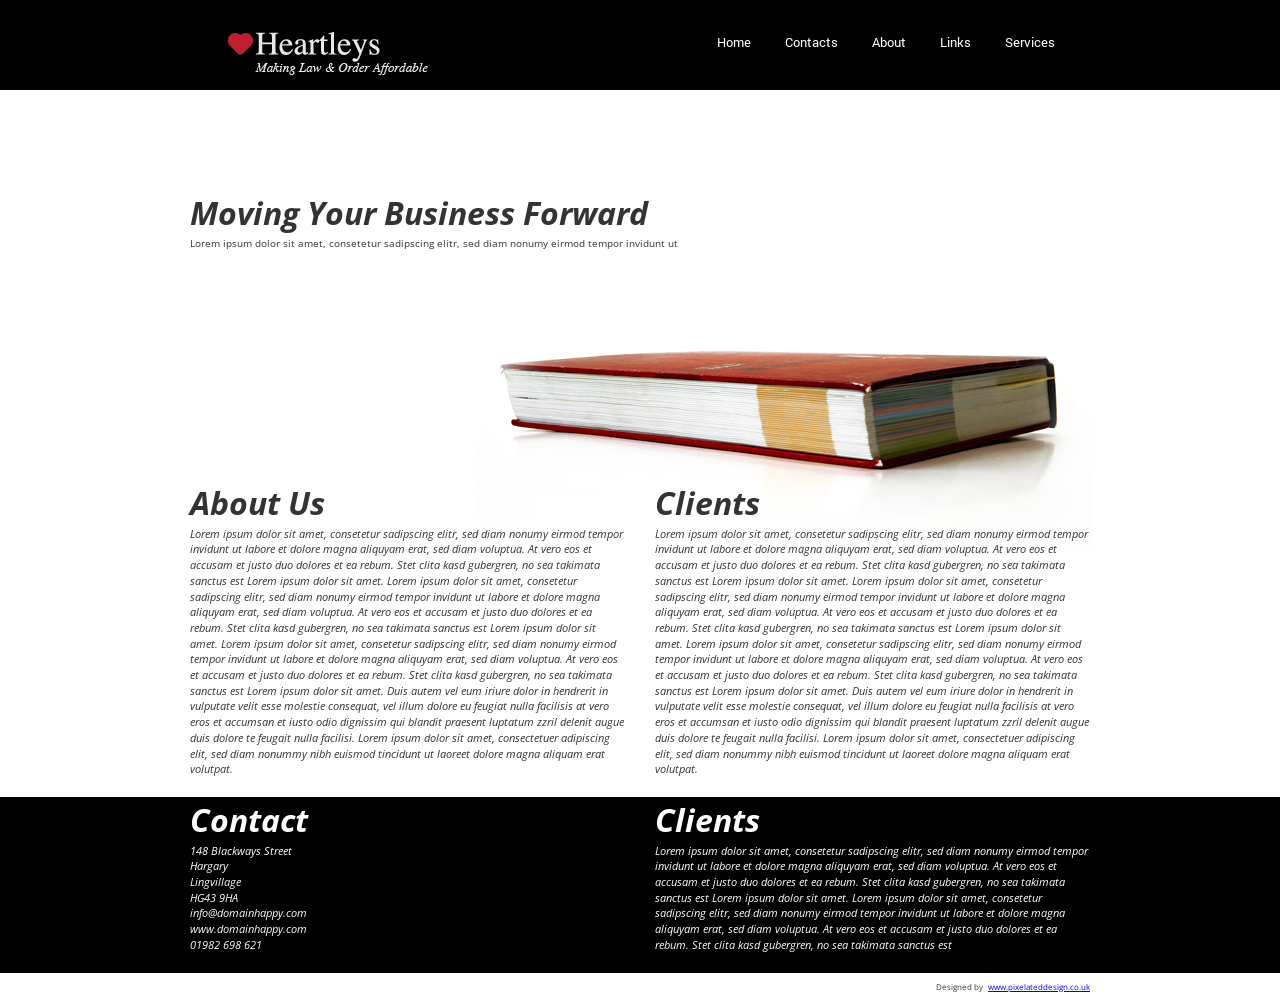
<file: bstest/index.html>
<!DOCTYPE html>
<!--[if lt IE 7]><html lang="ru" class="lt-ie9 lt-ie8 lt-ie7"><![endif]-->
<!--[if IE 7]><html lang="ru" class="lt-ie9 lt-ie8"><![endif]-->
<!--[if IE 8]><html lang="ru" class="lt-ie9"><![endif]-->
<!--[if gt IE 8]><!-->
<html lang="ru">
<!--<![endif]-->
<head>
	<meta charset="utf-8" />
	<title>Заголовок</title>
	<meta name="description" content="" />
	<meta http-equiv="X-UA-Compatible" content="IE=edge" />
	<meta name="viewport" content="width=device-width, initial-scale=1.0" />
	<link href="https://fonts.googleapis.com/css?family=Open+Sans:300i,400,600i&amp;subset=cyrillic" rel="stylesheet">
	<link rel="shortcut icon" href="favicon.png" />
	<link rel="stylesheet" href="libs/bootstrap/bootstrap-grid-3.3.1.min.css" />
	<link rel="stylesheet" href="libs/font-awesome-4.2.0/css/font-awesome.min.css" />
	<link rel="stylesheet" href="libs/fancybox/jquery.fancybox.css" />
	<link rel="stylesheet" href="css/fonts.css" />
	<link rel="stylesheet" href="css/main.css" />
	<link rel="stylesheet" href="css/media.css" />
</head>
<body>
		<header class="main-header">
			<div class="container">
				<div class="row ">
					<div class="col-md-4">
						<div class="logo">
							<a href="#"><img src="img/logo.gif" alt="logo"></a>
						</div>
					</div>
					<div class="col-md-8">
						<nav class="main_nav">
							<button class="button hidden-sm hidden-md hidden-lg"><i class="fa fa-bars" aria-hidden="true"></i></button>
							<ul>
								<li><a href="#">Home</a></li>
								<li><a href="#">Contacts</a></li>
								<li><a href="#">About</a></li>
								<li><a href="#">Links</a></li>
								<li><a href="#">Services</a></li>
							</ul>
						</nav>
					</div>
				</div>
			</div>
		</header>
		<main>
		
			<div class="container">
				<div class="row">
					<div class="col-md-12">
						<div class="main_title">
							<h1>Moving Your Business Forward</h1>
							<p>Lorem ipsum dolor sit amet, consetetur sadipscing elitr, sed diam nonumy eirmod tempor invidunt ut</p>
							<img src="img/book.png" alt="book">
						</div>
					</div>
					<div class="col-md-6">
						<div class="main_content">
							<h2>About Us</h2>
							<p>Lorem ipsum dolor sit amet, consetetur sadipscing elitr, sed diam nonumy eirmod tempor invidunt ut labore et dolore magna aliquyam erat, sed diam voluptua. At vero eos et accusam et justo duo dolores et ea rebum. Stet clita kasd gubergren, no sea takimata sanctus est Lorem ipsum dolor sit amet. Lorem ipsum dolor sit amet, consetetur sadipscing elitr, sed diam nonumy eirmod tempor invidunt ut labore et dolore magna aliquyam erat, sed diam voluptua. At vero eos et accusam et justo duo dolores et ea rebum. Stet clita kasd gubergren, no sea takimata sanctus est Lorem ipsum dolor sit amet. Lorem ipsum dolor sit amet, consetetur sadipscing elitr, sed diam nonumy eirmod tempor invidunt ut labore et dolore magna aliquyam erat, sed diam voluptua. At vero eos et accusam et justo duo dolores et ea rebum. Stet clita kasd gubergren, no sea takimata sanctus est Lorem ipsum dolor sit amet. Duis autem vel eum iriure dolor in hendrerit in vulputate velit esse molestie consequat, vel illum dolore eu feugiat nulla facilisis at vero eros et accumsan et iusto odio dignissim qui blandit praesent luptatum zzril delenit augue duis dolore te feugait nulla facilisi. Lorem ipsum dolor sit amet, consectetuer adipiscing elit, sed diam nonummy nibh euismod tincidunt ut laoreet dolore magna aliquam erat volutpat.</p>
						</div>
					</div>
					<div class="col-md-6">
						<div class="main_content">
							<h2>Clients</h2>
							<p>Lorem ipsum dolor sit amet, consetetur sadipscing elitr, sed diam nonumy eirmod tempor invidunt ut labore et dolore magna aliquyam erat, sed diam voluptua. At vero eos et accusam et justo duo dolores et ea rebum. Stet clita kasd gubergren, no sea takimata sanctus est Lorem ipsum dolor sit amet. Lorem ipsum dolor sit amet, consetetur sadipscing elitr, sed diam nonumy eirmod tempor invidunt ut labore et dolore magna aliquyam erat, sed diam voluptua. At vero eos et accusam et justo duo dolores et ea rebum. Stet clita kasd gubergren, no sea takimata sanctus est Lorem ipsum dolor sit amet. Lorem ipsum dolor sit amet, consetetur sadipscing elitr, sed diam nonumy eirmod tempor invidunt ut labore et dolore magna aliquyam erat, sed diam voluptua. At vero eos et accusam et justo duo dolores et ea rebum. Stet clita kasd gubergren, no sea takimata sanctus est Lorem ipsum dolor sit amet. Duis autem vel eum iriure dolor in hendrerit in vulputate velit esse molestie consequat, vel illum dolore eu feugiat nulla facilisis at vero eros et accumsan et iusto odio dignissim qui blandit praesent luptatum zzril delenit augue duis dolore te feugait nulla facilisi. Lorem ipsum dolor sit amet, consectetuer adipiscing elit, sed diam nonummy nibh euismod tincidunt ut laoreet dolore magna aliquam erat volutpat.</p>
						</div>
					</div>
				</div>
			</div>
			<div class="contacts_block">
				<div class="container">
					<div class="row">
						<div class="col-md-6 center">
							<h2>Contact</h2>
							<p>
								148 Blackways Street <br>
					            Hargary<br>
					            Lingvillage<br>
					            HG43 9HA <br>
					            info@domainhappy.com<br>
					            www.domainhappy.com<br>
					            01982 698 621	
							</p>
						</div>
						<div class="col-md-6">
							<h2>Clients</h2>
							<p>Lorem ipsum dolor sit amet, consetetur sadipscing elitr, sed diam nonumy eirmod tempor invidunt ut labore et dolore magna aliquyam erat, sed diam voluptua. At vero eos et accusam et justo duo dolores et ea rebum. Stet clita kasd gubergren, no sea takimata sanctus est Lorem ipsum dolor sit amet. Lorem ipsum dolor sit amet, consetetur sadipscing elitr, sed diam nonumy eirmod tempor invidunt ut labore et dolore magna aliquyam erat, sed diam voluptua. At vero eos et accusam et justo duo dolores et ea rebum. Stet clita kasd gubergren, no sea takimata sanctus est</p>
						</div>
					</div>
				</div>
			</div>

			<footer>
				<div class="container">
					<div class="row">
						<div class="col-md-12">
							<div class="copyright">
								<span>Designed by</span><a href="#">www.pixelateddesign.co.uk</a>
							</div>
						</div>
					</div>
				</div>
			</footer>
		</main>

	<!--[if lt IE 9]>
	<script src="libs/html5shiv/es5-shim.min.js"></script>
	<script src="libs/html5shiv/html5shiv.min.js"></script>
	<script src="libs/html5shiv/html5shiv-printshiv.min.js"></script>
	<script src="libs/respond/respond.min.js"></script>
	<![endif]-->
	<script>document.write('<script src="http://' + (location.host || 'localhost').split(':')[0] + ':35729/livereload.js?snipver=1"></' + 'script>')</script>
	<script src="libs/jquery/jquery-1.11.1.min.js"></script>
	<script src="libs/fancybox/jquery.fancybox.pack.js"></script>
	<script src="js/common.js"></script>
	<!-- Yandex.Metrika counter --><!-- /Yandex.Metrika counter -->
	<!-- Google Analytics counter --><!-- /Google Analytics counter -->
</body>
</html>
</file>
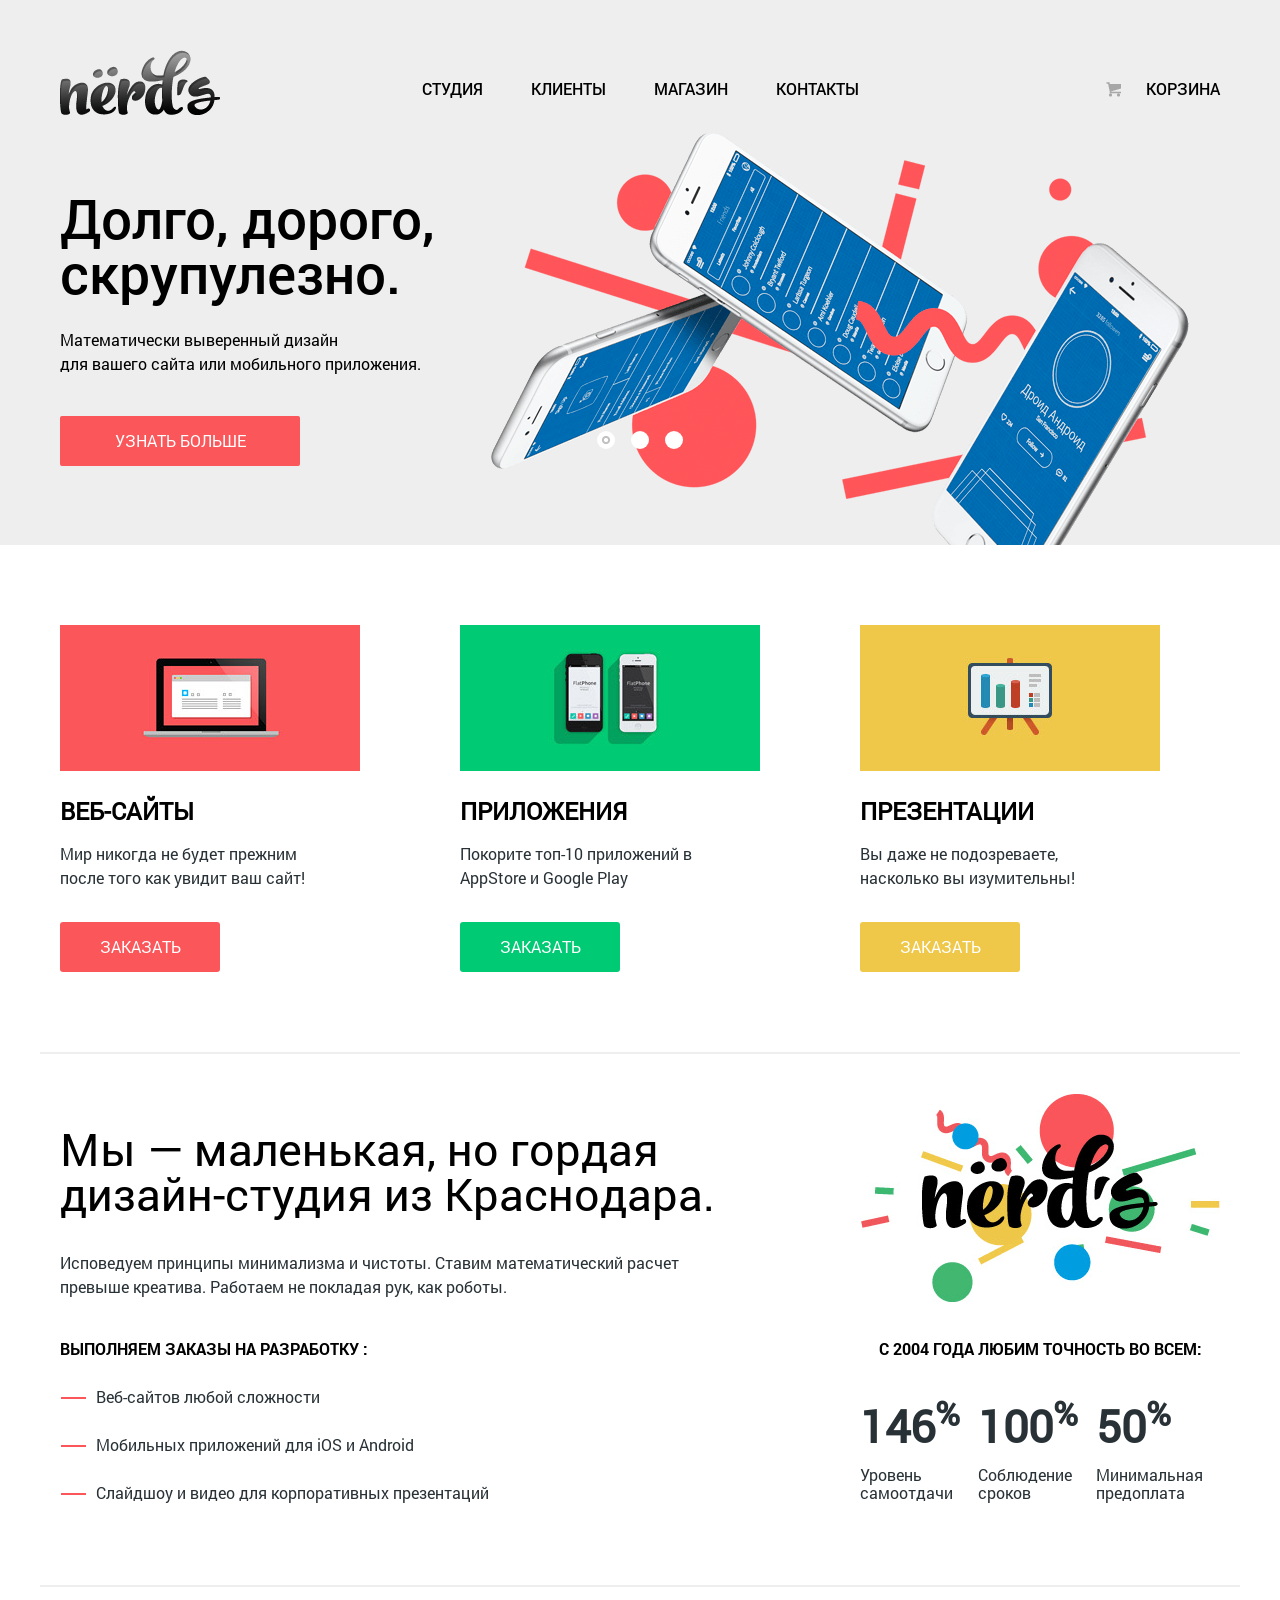
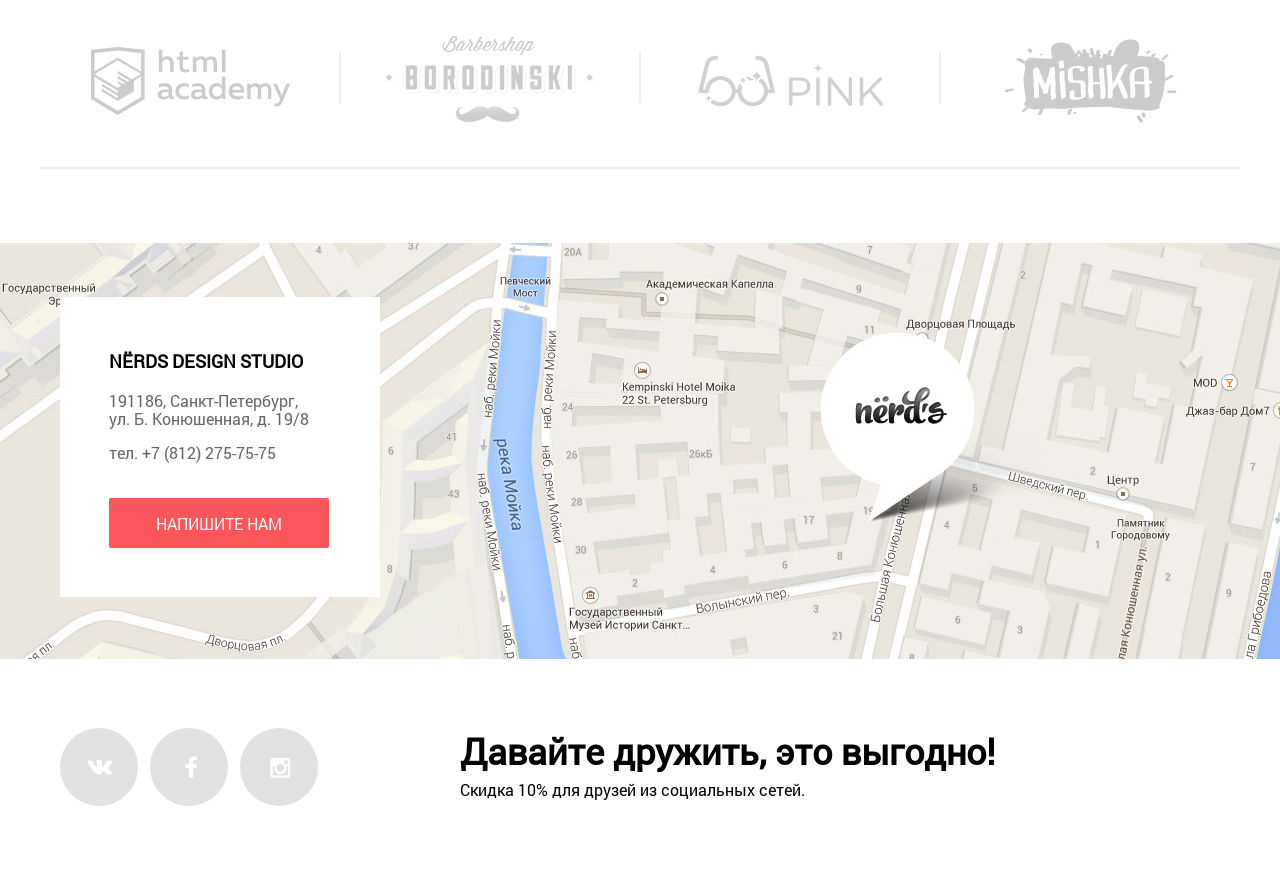
<file: nerd/index.html>
<!DOCTYPE html>
<!--[if lt IE 7]><html lang="ru" class="lt-ie9 lt-ie8 lt-ie7"><![endif]-->
<!--[if IE 7]><html lang="ru" class="lt-ie9 lt-ie8"><![endif]-->
<!--[if IE 8]><html lang="ru" class="lt-ie9"><![endif]-->
<!--[if gt IE 8]><!-->
<html lang="ru">
<!--<![endif]-->
<head>
	<meta charset="utf-8">
	<title>Заголовок</title>
	<meta name="description" content="">
	<meta http-equiv="X-UA-Compatible" content="IE=edge">
	<meta name="viewport" content="width=device-width, initial-scale=1.0">

	<link rel="stylesheet" href="libs/bootstrap/bootstrap-grid-3.3.1.min.css">
	<link rel="stylesheet" href="libs/font-awesome-4.2.0/css/font-awesome.min.css">
	<link rel="stylesheet" href="css/fonts.css">
	<link rel="stylesheet" href="css/main.css">
	<link rel="stylesheet" href="css/media.css">
</head>
<body>
	<!--[if lt IE 9]>
	<script src="libs/html5shiv/es5-shim.min.js"></script>
	<script src="libs/html5shiv/html5shiv.min.js"></script>
	<script src="libs/html5shiv/html5shiv-printshiv.min.js"></script>
	<script src="libs/respond/respond.min.js"></script>
	<![endif]-->

	<header>
		<div class="container">
			<div class="row">
				<div class="col-xs-12 col-sm-6 col-md-2">
					<a href="#" class="logo"><img src="img/logo.png" alt="logo" width="160" height="65"></a>
				</div>
				<div class="col-xs-6 col-sm-10 col-md-8 ">
					<nav class="main_nav">
						<button class="hidden-lg hidden-md hidden-sm"><i class="fa fa-bars" aria-hidden="true"></i></button>
						<ul>
							<li><a href="#">Студия</a></li>
							<li><a href="#">Клиенты</a></li>
							<li><a href="#">Магазин</a></li>
							<li><a href="#">Контакты</a></li>
						</ul>
					</nav>
				</div>
				<div class="col-xs-6 col-sm-2">
					<a href="#" class="basket">Корзина</a>
				</div>
			</div>
			<div class="row">
				<div class="col-md-12">
					
				<div class="slider">
					<div class="toggle">
						<i class="check"></i>
						<i></i>
						<i></i>
					</div>

					<div class="slider_content">
						<div class="title">
							Долго, дорого, <br>
							скрупулезно.
						</div>
						<p>
							Математически выверенный дизайн <br>
							для вашего сайта или мобильного приложения.
						</p>
						<a href="#" class="btn">
							УЗНАТЬ БОЛЬШЕ
						</a>
					</div>
				</div>

				<div class="slider">
					<div class="toggle">
						<i class="check"></i>
						<i></i>
						<i></i>
					</div>

					<div class="slider_content">
						<div class="title">
							Любим математику<br>
							как никто другой
						</div>
						<p>
							Никакого креатива, только математические формулы <br>
							для расчета идеальных пропорций.
						</p>
						<a href="#" class="btn">
							УЗНАТЬ БОЛЬШЕ
						</a>
					</div>
				</div>

				<div class="slider">
					<div class="toggle">
						<i class="check"></i>
						<i></i>
						<i></i>
					</div>

					<div class="slider_content">
						<div class="title">
							Только ночь,<br>
							только хардкор
						</div>
						<p>
							Работать днем, как все? Мы против этого.<br>
							Ближе к полуночи работа только начинается.
						</p>
						<a href="#" class="btn">
							УЗНАТЬ БОЛЬШЕ
						</a>
					</div>
				</div>

				</div>
			</div>
		</div>
	</header> 
	<main>
		<div class="container">
			<div class="row line">
				<div class="col-xs-12 col-sm-6 col-md-4">
					<section class="cards">
						<div class="card_img">
							<img src="img/card1.jpg">
						</div>
						<h1>Веб-сайты</h1>
						<p>
							Мир никогда не будет прежним <br>
							после того как увидит ваш сайт!
						</p>
						<a href="#" class="c_btn red">заказать</a>
					</section>
				</div>

				<div class="col-xs-12 col-sm-6 col-md-4">
					<section class="cards">
						<div class="card_img">
							<img src="img/card2.jpg">
						</div>
						<h1>Приложения</h1>
						<p>
							Покорите топ-10 приложений в<br>
							 AppStore и Google Play
						</p>
						<a href="#" class="c_btn green">заказать</a>
					</section>
				</div>

				<div class="col-xs-12 col-sm-6 col-md-4">
					<section class="cards">
						<div class="card_img">
							<img src="img/card3.jpg">
						</div>
						<h1>Презентации</h1>
						<p>
							Вы даже не подозреваете,<br> 
							насколько вы изумительны!
						</p>
						<a href="#" class="c_btn yellow">заказать</a>
					</section>
				</div>
			</div>

			<div class="row line">
				<div class="col-md-7">
					<section class="about_company">
						<div class="title">
							Мы — маленькая, но гордая
							дизайн-студия из Краснодара. 
						</div>
						<p>
							Исповедуем принципы минимализма и чистоты. Ставим математический расчет
							превыше креатива. Работаем не покладая рук, как роботы.
						</p>
						<ul>
							<div class="working">
								Выполняем заказы на разработку :
							</div>
							<li>
								Веб-сайтов любой сложности
							</li>
							<li>
								Мобильных приложений для iOS и Android
							</li>
							<li>
								Слайдшоу и видео для корпоративных презентаций
							</li>
						</ul>
					</section>
				</div>
				<div class="col-md-5 col-lg-offset-1 col-lg-4">
					<section class="features">
						<img src="img/nerds.png" alt="nerds" class="nerds">
						<ul>
							<div class="features_title">
								с 2004 года Любим точность во всем:
							</div>
							<li><span>146<sup>%</sup></span><br>
								Уровень<br> самоотдачи
							</li>
							<li><span>100<sup>%</sup></span><br>
								Соблюдение<br> сроков
							</li>
							<li><span>50<sup>%</sup></span><br>
								Минимальная<br> предоплата
							</li>
						</ul>
					</section>
				</div>
			</div>

			<div class="row line">
				<div class="col-xs-6 col-md-3">
					<div class="partners">
						<a href="#"><img src="img/html.png" alt="html"></a>
					</div>
				</div>
				<div class="col-xs-6 col-md-3">
					<div class="partners">
						<a href="#"><img src="img/borodin.png" alt="borodin"></a>
					</div>
				</div>
				<div class="col-xs-6 col-md-3">
					<div class="partners">
						<a href="#"><img src="img/pink.png" alt="pink"></a>
					</div>
				</div>
				<div class="col-xs-6 col-md-3">
					<div class="partners">
						<a href="#"><img src="img/mishka.png" alt="mishka"></a>
					</div>
				</div>
			</div>
		</div>

		<div class="map">
			<div class="container">
				<div class="row">
					<div class="col-md-12">
						<div class="contacts">
							<h2>NЁRDS DESIGN STUDIO</h2>
							<p>191186, Санкт-Петербург,<br> 
							ул. Б. Конюшенная, д. 19/8
							</p>
							<p>тел. +7 (812) 275-75-75</p>
							<button class="btn">напишите нам</button>
						</div>
					</div>
				</div>
			</div>	
		</div>
	</main>

	<footer>
		<div class="container">
			<div class="row">
				<div class="col-xs-12 col-md-8 col-md-push-4">
					<div class="social_description">
						<h3>Давайте дружить, это выгодно!</h3>
						<p>Скидка 10% для друзей из социальных сетей.</p>
					</div>
				</div>

				<div class="col-xs-12 col-md-4 col-md-pull-8">
					<div class="social">
						<a href="#" class="vk"></a>
						<a href="#" class="fb"></a>
						<a href="#" class="inst"></a>
					</div>
				</div>
	
			</div>
		</div>
	</footer>

	<script src="libs/jquery/jquery-1.11.1.min.js"></script>
	<script src="js/common.js"></script>

	<script>document.write('<script src="http://' + (location.host || 'localhost').split(':')[0] + ':35729/livereload.js?snipver=1"></' + 'script>')</script>
	<!-- Yandex.Metrika counter --><!-- /Yandex.Metrika counter -->
	<!-- Google Analytics counter --><!-- /Google Analytics counter -->
</body>
</html>
</file>
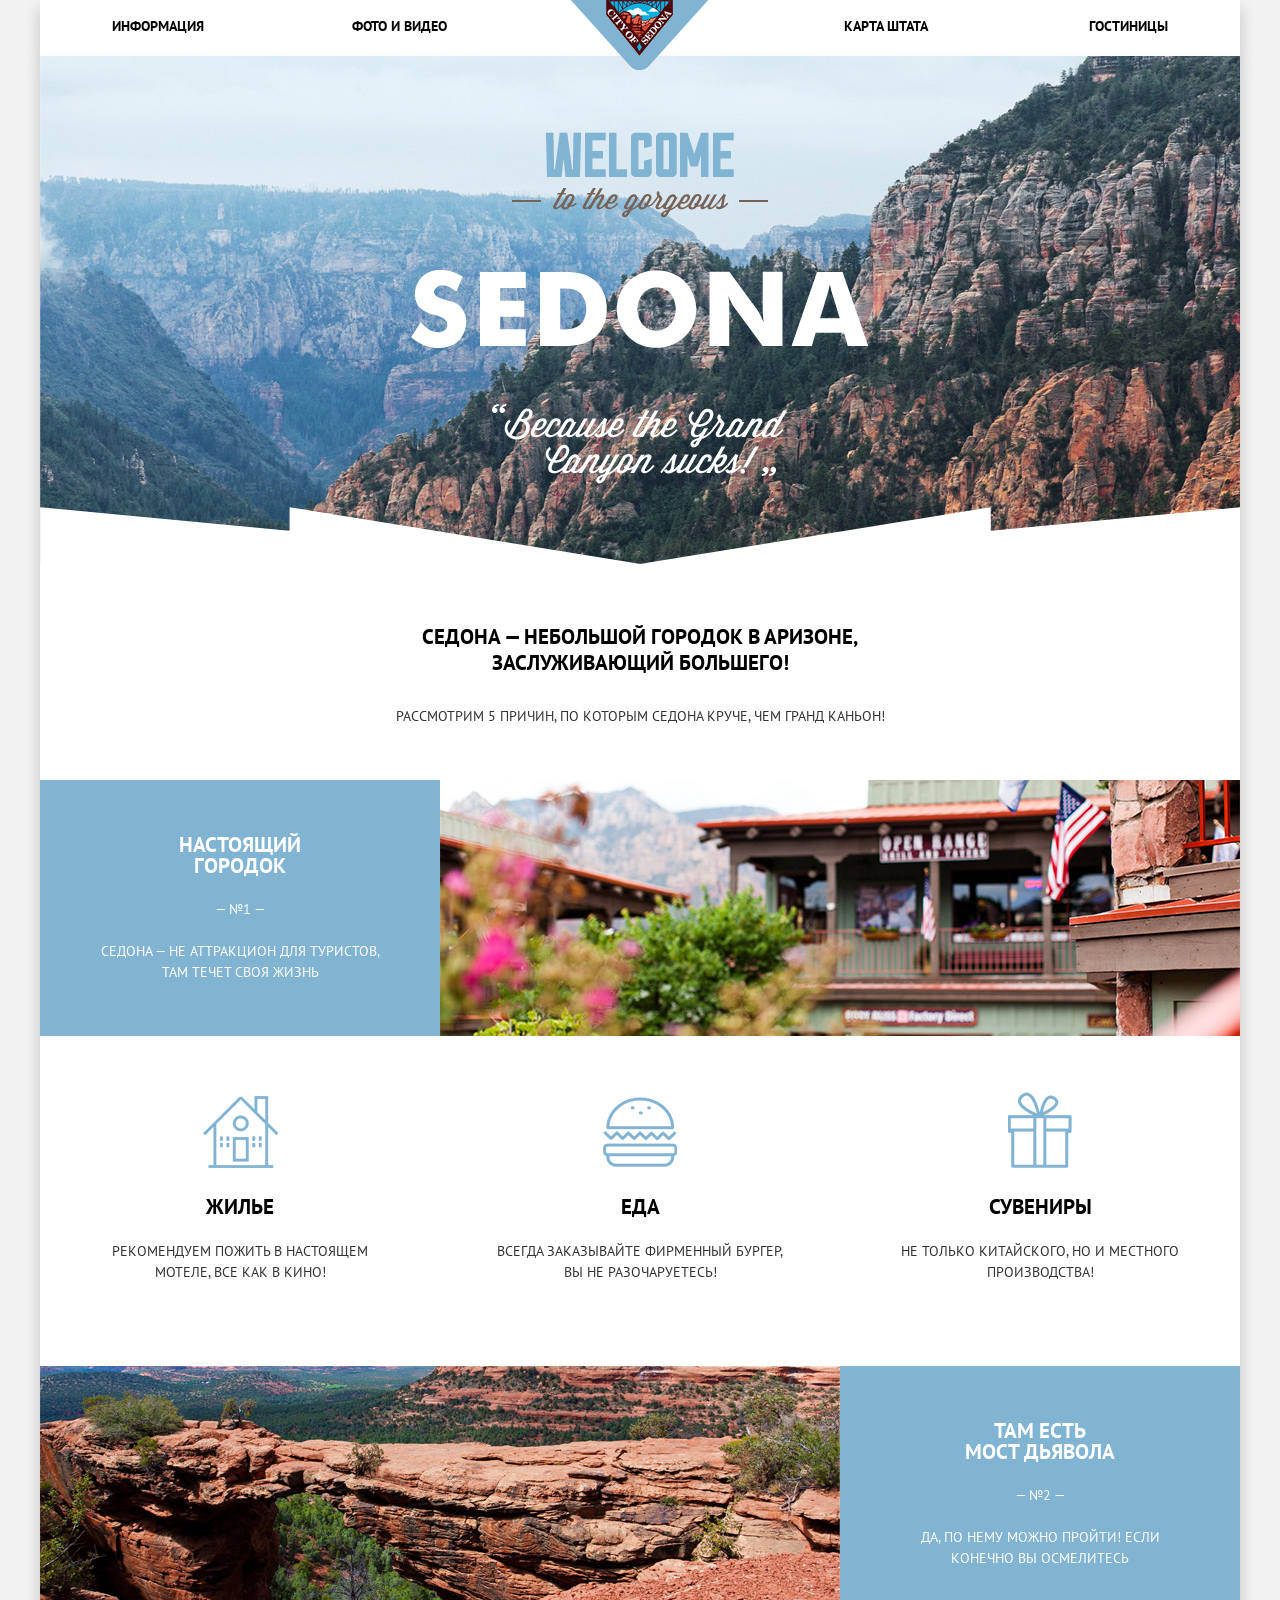
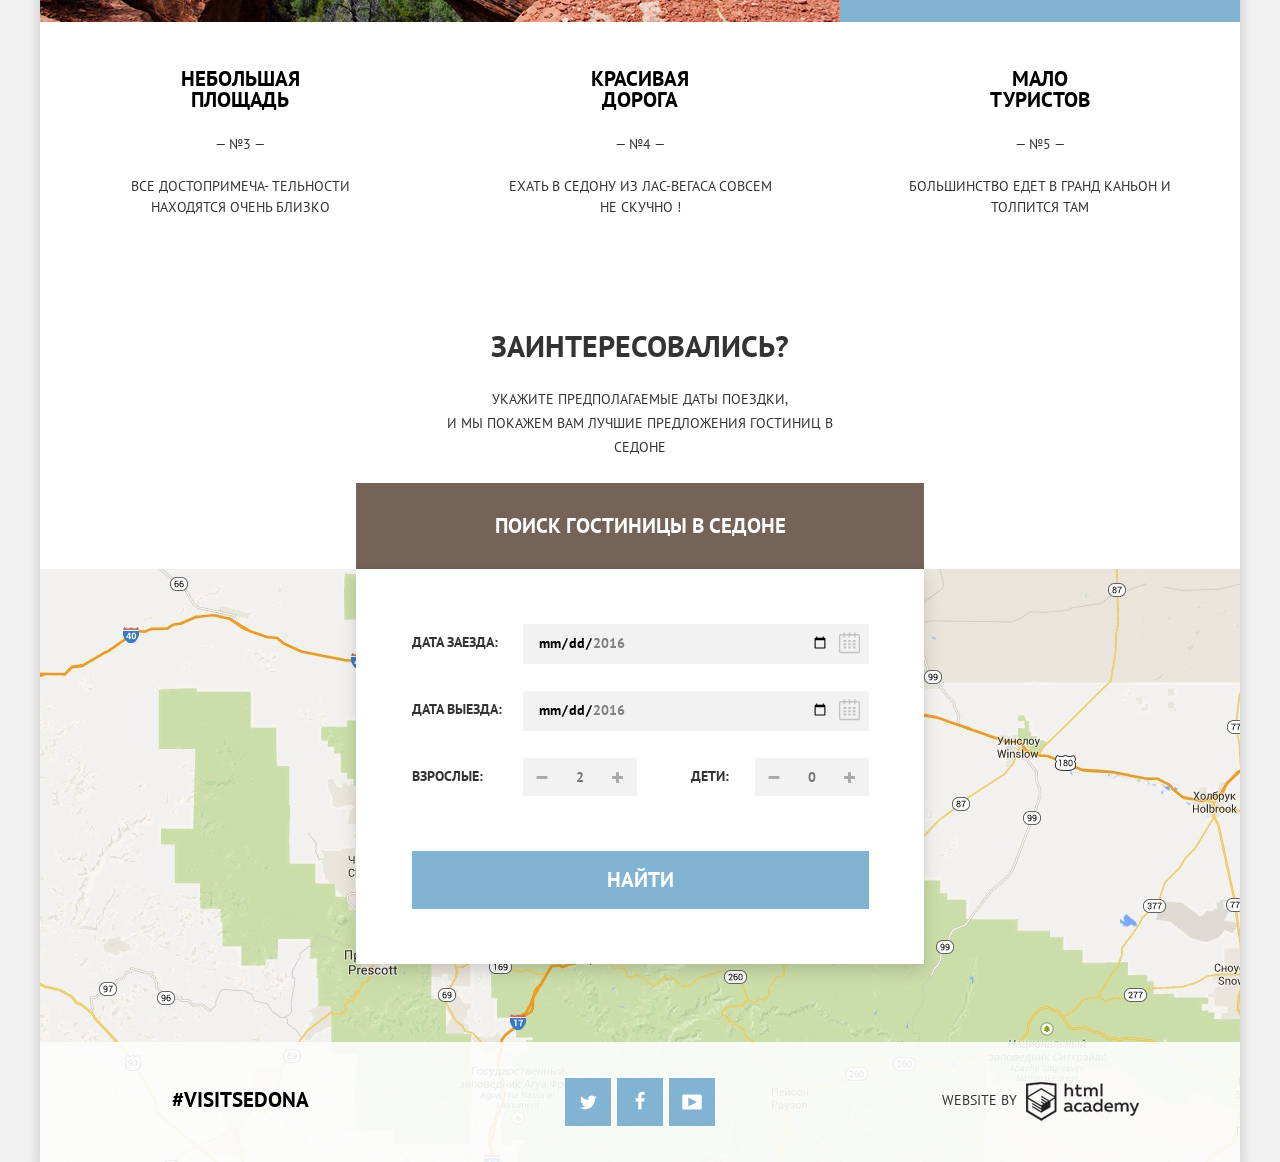
<file: sedona/index.html>
<!DOCTYPE html>
<html lang="ru">
<head>
	<meta charset="UTF-8">
	<title>Sedona</title>
	<link href="https://fonts.googleapis.com/css?family=PT+Sans:400,700&subset=cyrillic" rel="stylesheet"> 
	<link rel="stylesheet" type="text/css" href="css/normalize.css">
	<link rel="stylesheet" type="text/css" href="css/style.css">
</head>
<body>
	<header class="main-header container">
		
			<div class="index-logo">
				<a class="logo" href="#"><img src="img/logo.png" alt="logo" width="138" height="70"></a>
			</div>
			<nav class="main-nav">
				<ul>
					<li class="left"><a href="#">ИНФОРМАЦИЯ</a></li>
					<li class="left"><a href="#">ФОТО И ВИДЕО</a></li>
					<li class="right"><a href="#">КАРТА ШТАТА</a></li>
					<li class="right"><a href="#">ГОСТИНИЦЫ</a></li>
				</ul>
			</nav>
		
	</header>
	<main class="container clearfix">
		<div class="main-picture clearfx">
			<div class="one"><img src="img/index_title.png" alt="index_title" width="458" height="352"></div>
		</div>
		<div class="title">
			<b>СЕДОНА — небольшой городок в АРИЗОНЕ,  заслуживающий большего!</b>
			<p>Рассмотрим 5 причин, по которым Седона круче, чем гранд каньон!</p>
		</div>
		<section class="causes-sec-1 clearfix">
			<article class="causes1 causes-blue">
				<h2>НАСТОЯЩИЙ <br>ГОРОДОК</h2>
				<p>— №1 —</p>
				<p>СЕДОНА — НЕ АТТРАКЦИОН ДЛЯ ТУРИСТОВ, ТАМ ТЕЧЕТ СВОЯ ЖИЗНЬ</p>
			</article>
		</section>
		<section class="recommendations-sec clearfix">
			<article class="recommendations recommendations-1">
				<!-- Картинка в css -->
				<h2>Жилье</h2>
				<p>Рекомендуем пожить в настоящем мотеле, все как в кино!</p>
			</article>
			<article class="recommendations recommendations-2">
				<!-- Картинка в css -->
				<h2>Еда</h2>
				<p>Всегда заказывайте ФИРМЕННЫЙ БУРГЕР, Вы НЕ разочаруетесь!</p>
			</article>
			<article class="recommendations recommendations-3">
				<!-- Картинка в css -->
				<h2>Сувениры</h2>
				<p>Не только китайского, но и местного производства!</p>
			</article>
		</section>
		<section class="causes-sec-2 clearfix">
			<article class="causes2 causes-blue">
				<h2>ТАМ ЕСТЬ <br>
				Мост дьявола</h2>
				<p>— №2 —</p>
				<p>Да, по нему можно пройти! Если конечно вы осмелитесь</p>
			</article>
		</section>
		<section class="caues-sec-3-4-5 clearfix">
			<article class="causes causes-1">
				<h2>НЕБОЛЬШАЯ ПЛОЩАДЬ</h2>
				<p>— №3 —</p>
				<p> ВСЕ достопримеча- тельности находятся очень близко</p>
			</article>
			<article class="causes causes-2">
				<h2>КРАСИВАЯ ДОРОГА</h2>
				<p>— №4 —</p>
				<p>ЕХАТЬ В СЕДОНУ ИЗ ЛАС-ВЕГАСА совсем  Не скучно !</p>
			</article>
			<article class="causes causes-3">
				<h2>МАЛО ТУРИСТОВ</h2>
				<p>— №5 —</p>
				<p>Большинство едет в гранд каньон и толпится там</p>
			</article>
		</section>
		<div class="seach-block">
			<div class="seach-block-title">
				<b>ЗАИНТЕРЕСОВАЛИСЬ?</b>
				<p>Укажите предполагаемые даты поездки,<br> и мы покажем вам лучшие предложения гостиниц в седоне</p>
				<div class="seach-field">
					<button class="btn" type="button">ПОИСК ГОСТИНИЦЫ В седоне</button>
					<div class="modal-content">
						<form action="https://echo.htmlacademy.ru" method="post" class="main-seach-form">
							<div class="form-sec">
								<label>
									<p>Дата заезда:</p>
									<input type="date" name="calendar-in" max="2016-12-20" min="2016-04-10" value="24 АПРЕЛЯ 2016">
									<div class="calendar"></div>
								</label>
							</div>
							<div class="form-sec">
								<label>
									<p>Дата выезда:</p>
									<input type="date" name="calendar-out" max="2016-12-20" min="2016-01-10" value="4 ИЮЛЯ 2016">
									<div class="calendar"></div>	
								</label>
							</div>
							<div class="form-sec">
								<div class="form-sec-person form-sec-person-1">
									<label>
										<p>Взрослые:</p>
										<div class="main-counter">
											<div class="counter counter-plus"></div>
											<input type="number" name="adults" min="0" max="99" placeholder="2">
											<div class="counter counter-minus"></div>	
										</div>
									</label>
								</div>	
							
								<div class="form-sec-person form-sec-person-2">
									<label>
										<p class="child">Дети:</p>
										<div class="main-counter">
											<div class="counter counter-plus"></div>
											<input type="number" name="child" min="0" max="99" placeholder="0">
											<div class="counter counter-minus"></div>
											
										</div>
									</label>
								</div>
								
							</div>	
							<input type="submit" value="Найти">
						</form>
					</div>	
				</div>
			</div>	
			<div class="map-container">	
			</div>	
		</div>
	</main>
	<footer class="main-footer container">
		<div class="container-f">
			<section class="footer-visitsedona footer-item">
				<a href="#">#visitSEDONA</a>
			</section>
			<section class="footer-social footer-item">
				<a class="social-btn social-btn-tw" href="#">Вконтакте</a>
				<a class="social-btn social-btn-fb" href="#">Фейсбук</a>
          		<a class="social-btn social-btn-yt" href="#">Ютуб</a>
			</section>
			<section class="footer-copyright footer-item">
					<span>WEBSITE by</span>
					<a href="https://htmlacademy.ru/"></a>
			</section>
		</div>	
	</footer>
</body>
</html>
</file>
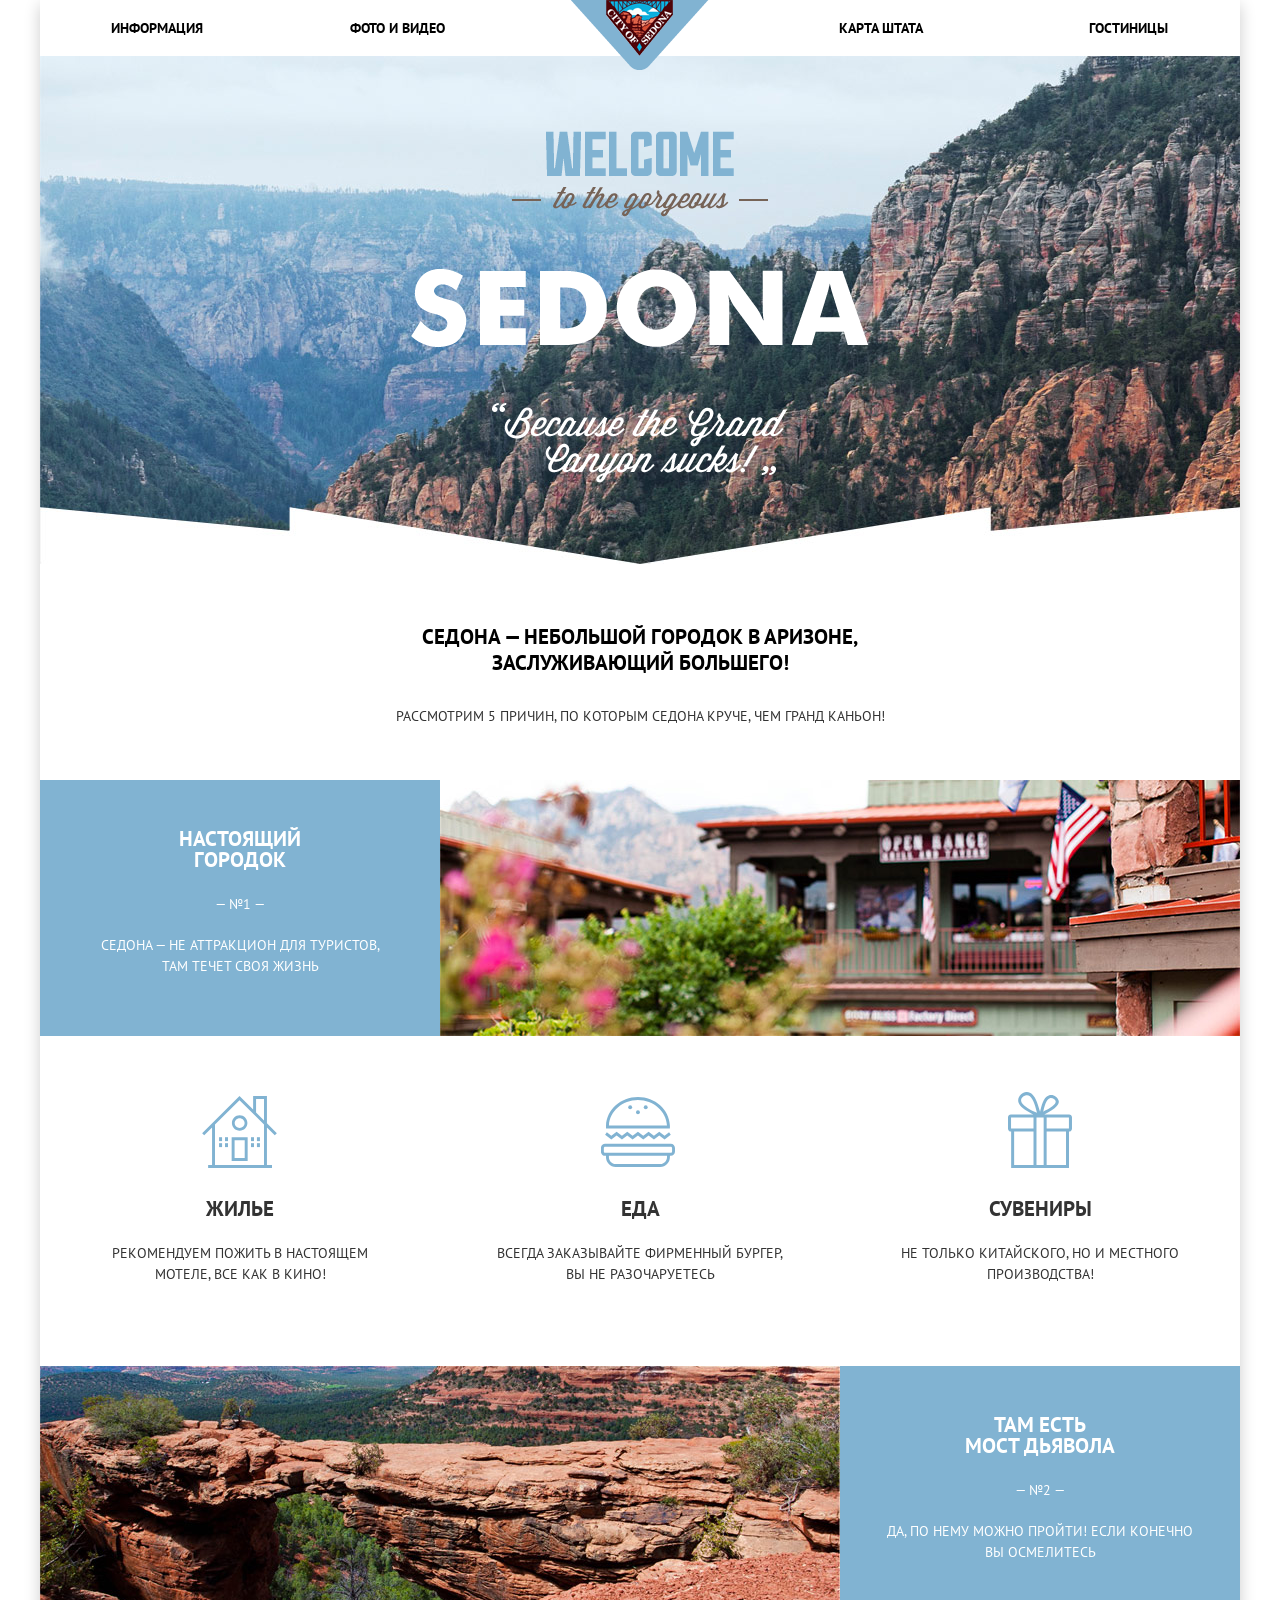
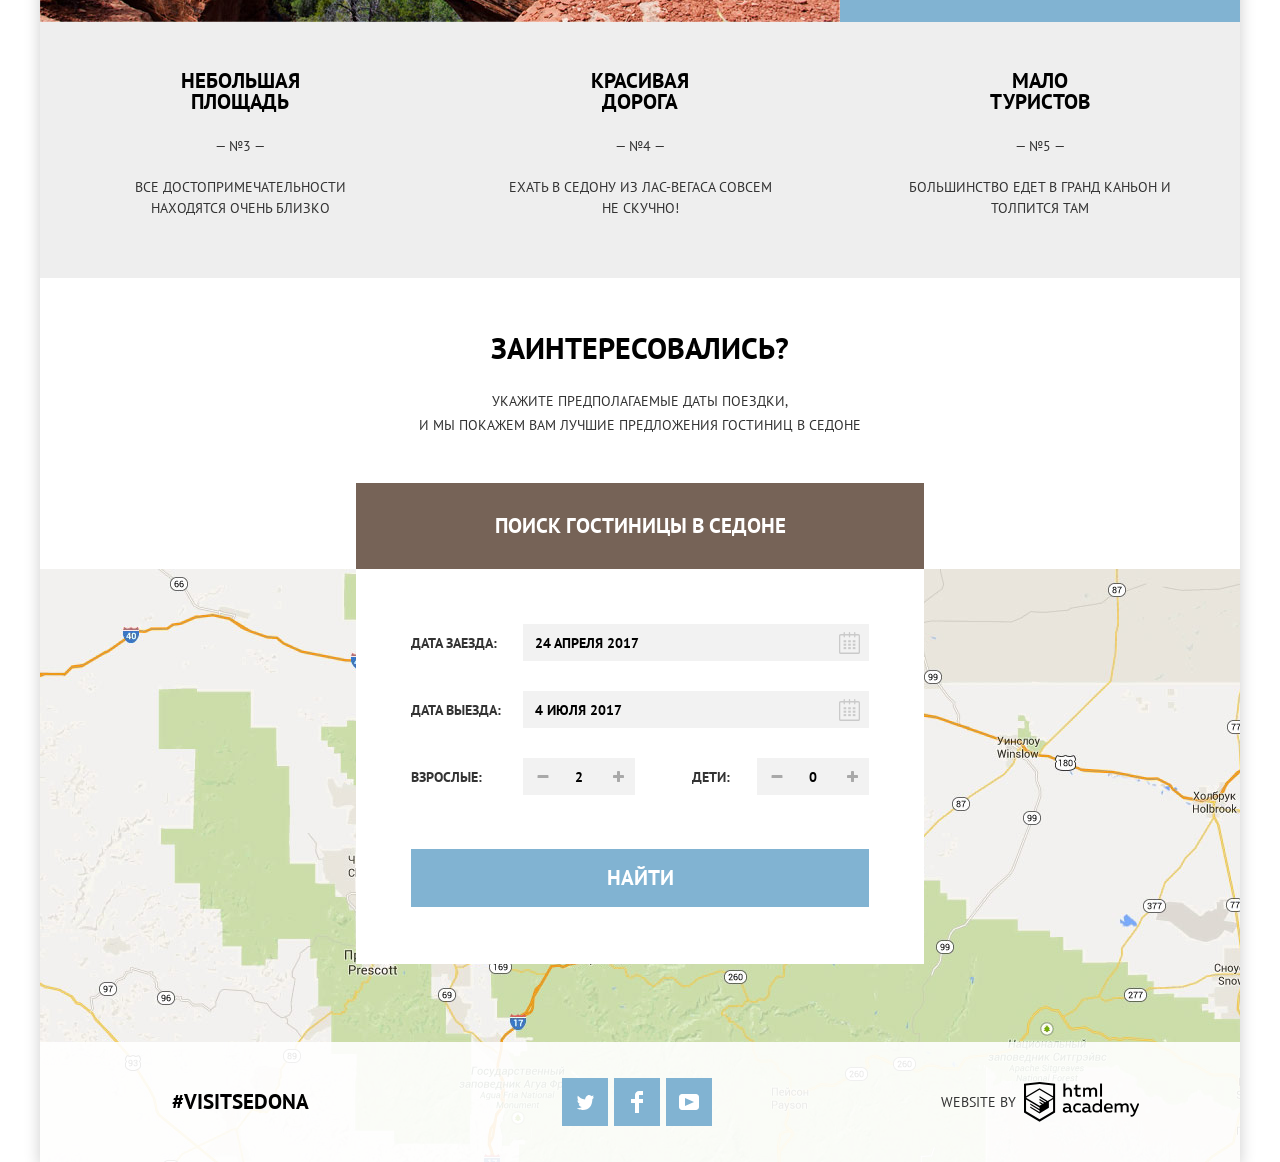
<file: sedona2019/index.html>
<!DOCTYPE html>
<html lang="ru">
<head>
	<meta charset="UTF-8">
	<title>Sedona</title>
	<link rel="stylesheet" type="text/css" href="css/normalize.css">
	<link rel="stylesheet" type="text/css" href="css/style.css">
	<link href="https://fonts.googleapis.com/css?family=PT+Sans:400,700&amp;subset=cyrillic" rel="stylesheet">
</head>
<body>
	<div class="container">
		<header class="main-header">
			<nav class="main-nav">
				<a href="#" class="logo">logo<img src="img/logo.png"></a>
				<ul class="nav-list">
					<!-- класс active для активного пункта меню -->
					<li class="position-1"><a href="#" class="link">Информация</a></li>
					<li class="position-2"><a href="#" class="link">Фото и видео</a></li>
					<li class="position-3"><a href="#" class="link">Карта штата</a></li>
					<li class="position-4"><a href="sedona-hotels.html" class="link">Гостиницы</a></li>
				</ul>
			</nav>
		</header>

		<main>
			<div class="main-bg">
				<h1 class="visually-hidden">Сайт туристического города Седона</h1>
				<img src="img/title-bg.png" alt="Welcome to Sedona pic">
			</div>

			<section class="reasons">
				<h2 class="visually-hidden">Причины посетить город Седона</h2>

				<b>СЕДОНА — небольшой городок в АРИЗОНЕ,<br> зАСЛУЖИвающий большего!</b>

				<p>Рассмотрим 5 причин, по которым Седона круче, чем гранд каньон!</p>

				<ul class="reasons-list">
					<li class="width100 reason1-bg">
						<div class="reason">
							<b>НАСТОЯЩИЙ <br> ГОРОДОК</b>
							<p>— №1 —</p>
							<p>СЕДОНА — НЕ АТтРАКЦИОН ДЛЯ ТУРИСТОВ,<br> ТАМ ТЕЧЕТ СВОЯ ЖИЗНЬ</p>
						</div>
					</li>
					<li class="width100 reason2-bg">
						<div class="reason">
							<b>ТАМ ЕСТЬ<br> Мост дьявола</b>
							<p>— №2 —</p>
							<p>Да, по нему можно пройти! Если конечно вы осмелитесь</p>
						</div>
					</li>
					<li class="reason-order4">
						<div class="reason reason-gray">
							<b>небольшая <br> площадь</b>
							<p>— №3 —</p>
							<p>ВСЕ достопримечательности<br> находятся очень близко</p>
						</div>
					</li>
					<li class="reason-order4">
						<div class="reason reason-gray">
							<b>красивая <br> дорога</b>
							<p>— №4 —</p>
							<p>ЕХАТЬ В СЕДОНУ ИЗ ЛАС-ВЕГАСА совсем <br>НЕ СКУЧНО!</p>
						</div>
					</li>
					<li class="reason-order4">
						<div class="reason reason-gray">
							<b>мало<br> туристов</b>
							<p>— №5 —</p>
							<p>Большинство едет в гранд каньон и толпится там</p>
						</div>
					</li>
					<li class="reason-order2">
						<div class="sub-reason">
							<b class="house">жилье</b>
							<p>рекомендуем пожить в настоящем <br> мотеле, все как в кино!</p>
						</div>
					</li>
					<li class="reason-order2">
						<div class="sub-reason">
							<b class="food">еда</b>
							<p>всегда заказывайте фирменный бургер,<br> вы не разочаруетесь</p>
						</div>
					</li>
					<li class="reason-order2">
						<div class="sub-reason">
							<b class="present">сувениры</b>
							<p>не только китайского, но и местного производства!</p>
						</div>
					</li>
				</ul>
			</section>

			<section class="reserve-sec">
				<h2 class="visually-hidden">
					Поиск гостиницы
				</h2>

				<b>Заинтересовались?</b>
				<p>
					Укажите предполагаемые даты поездки,<br> и мы покажем вам лучшие предложения гостиниц в седоне
				</p>
				 <button class="reserve-sec-btn">Поиск гостиницы в седоне</button>

				<div class="search-popup">
					<form action="#" method="post" class="search-hotel">
						<p class="w100">
							<label for="date1">Дата заезда:</label>
							<input type="text" id="date1" placeholder="24 апреля 2017">
							<button class="calendar">Календарь</button>
						</p>

						<p class="w100">						
							<label for="date2">Дата выезда:</label>
							<input type="text" id="date2" placeholder="4 июля 2017">
							<button class="calendar">Календарь</button>
						</p>

						<div class="wrapp">
							<p>
								<label for="adult-count" class="adult-label">Взрослые:</label>
								<input type="number" id="adult-count" placeholder="2">
								<button class="minus">Больше</button>
								<button class="plus">Меньше</button>
							</p>
						
							<p>
								<label for="child-count" class="child-label">Дети:</label>
								<input type="number" id="child-count" placeholder="0">
								<button class="minus">Больше</button>
								<button class="plus">Меньше</button>
							</p>
						</div>

						<button class="search-btn">Найти</button>
					</form>
				</div> 
			</section>

			<section class="main-map">
				<h2 class="visually-hidden">Город Седона на карте</h2>
			</section>
	
		</main>

		<footer class="main-footer">
			<div>
				<a href="#" class="insta link">#visitSEDONA</a>
			</div>
			<div>
				<ul class="socials-list">
					<li><a href="#" class="twitter">twitter</a></li>
					<li><a href="#" class="facebook">facebook</a></li>
					<li><a href="#" class="youtube">youtube</a></li>
				</ul>
			</div>
			<div class="promo">
				<span>WEBSITE by</span>
				<a href="#">HTML academy</a>
			</div>
		</footer>
	</div>	
</body>
</html>
</file>
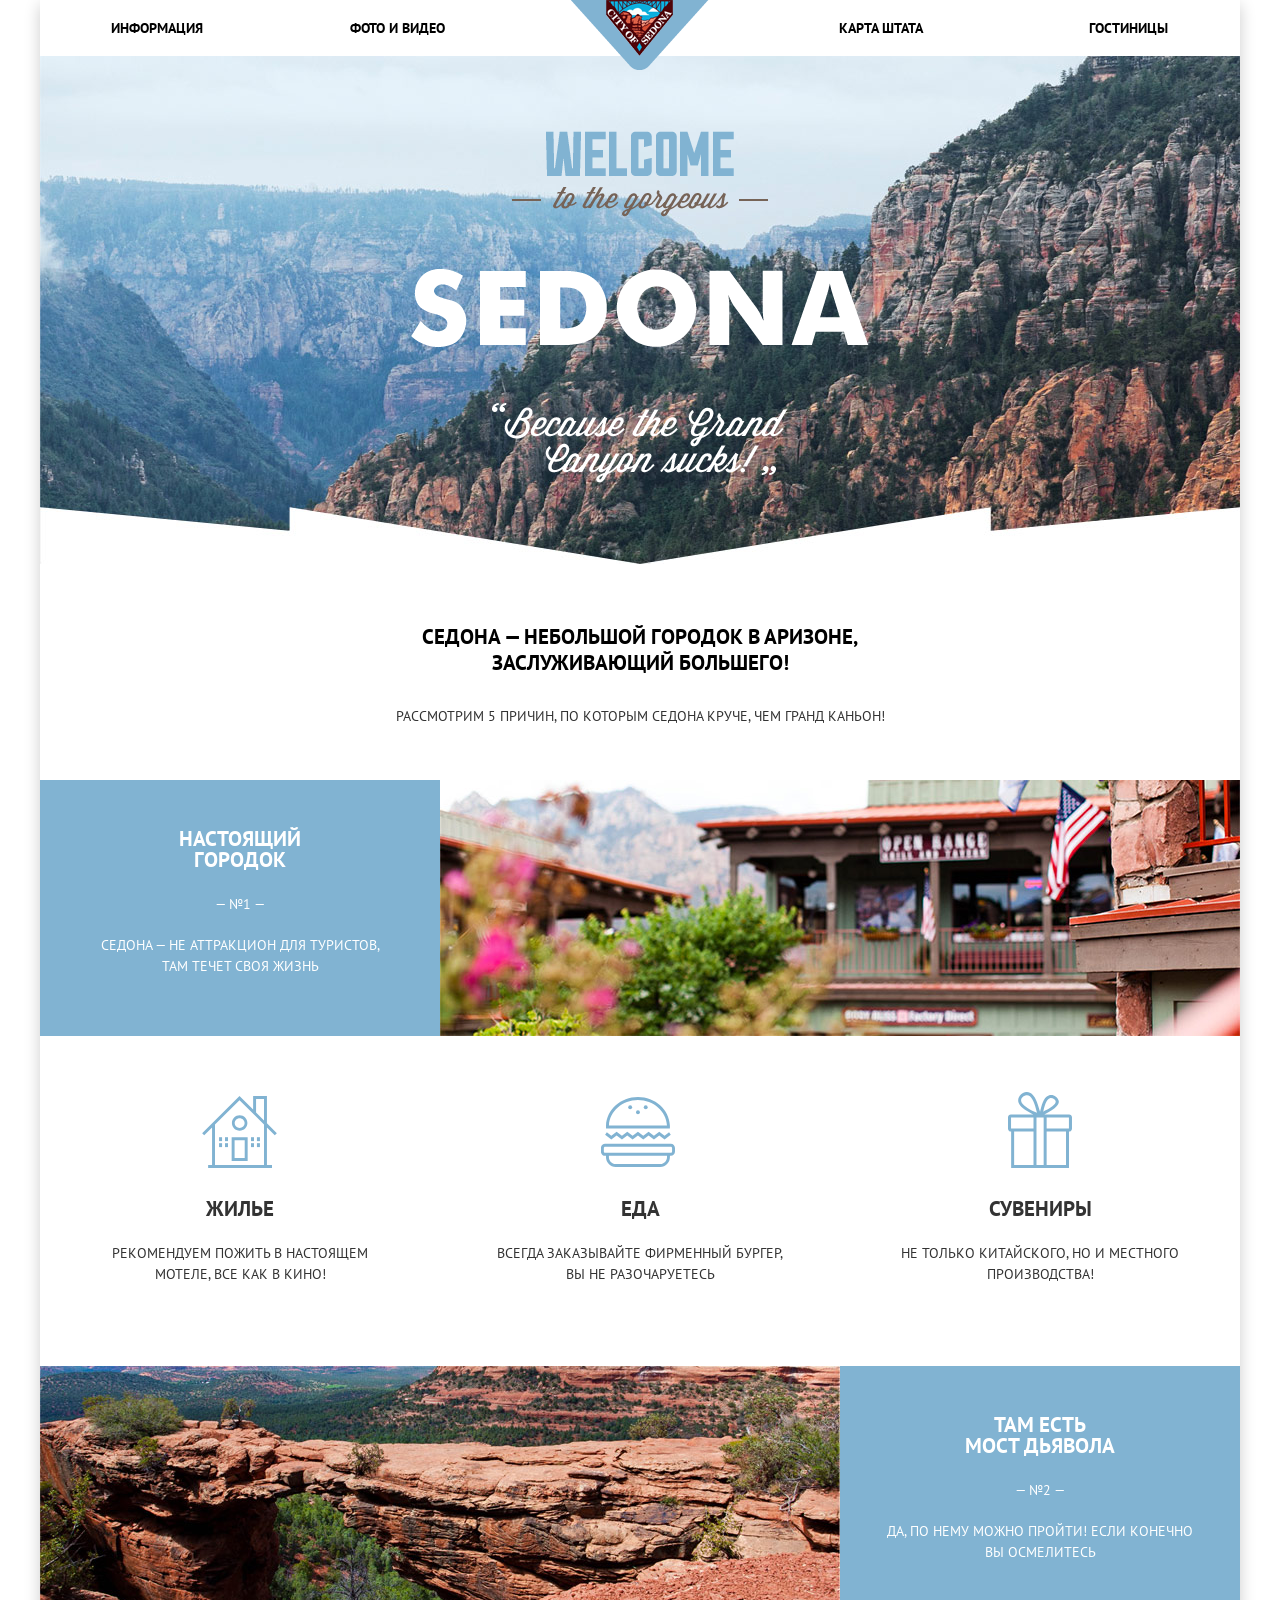
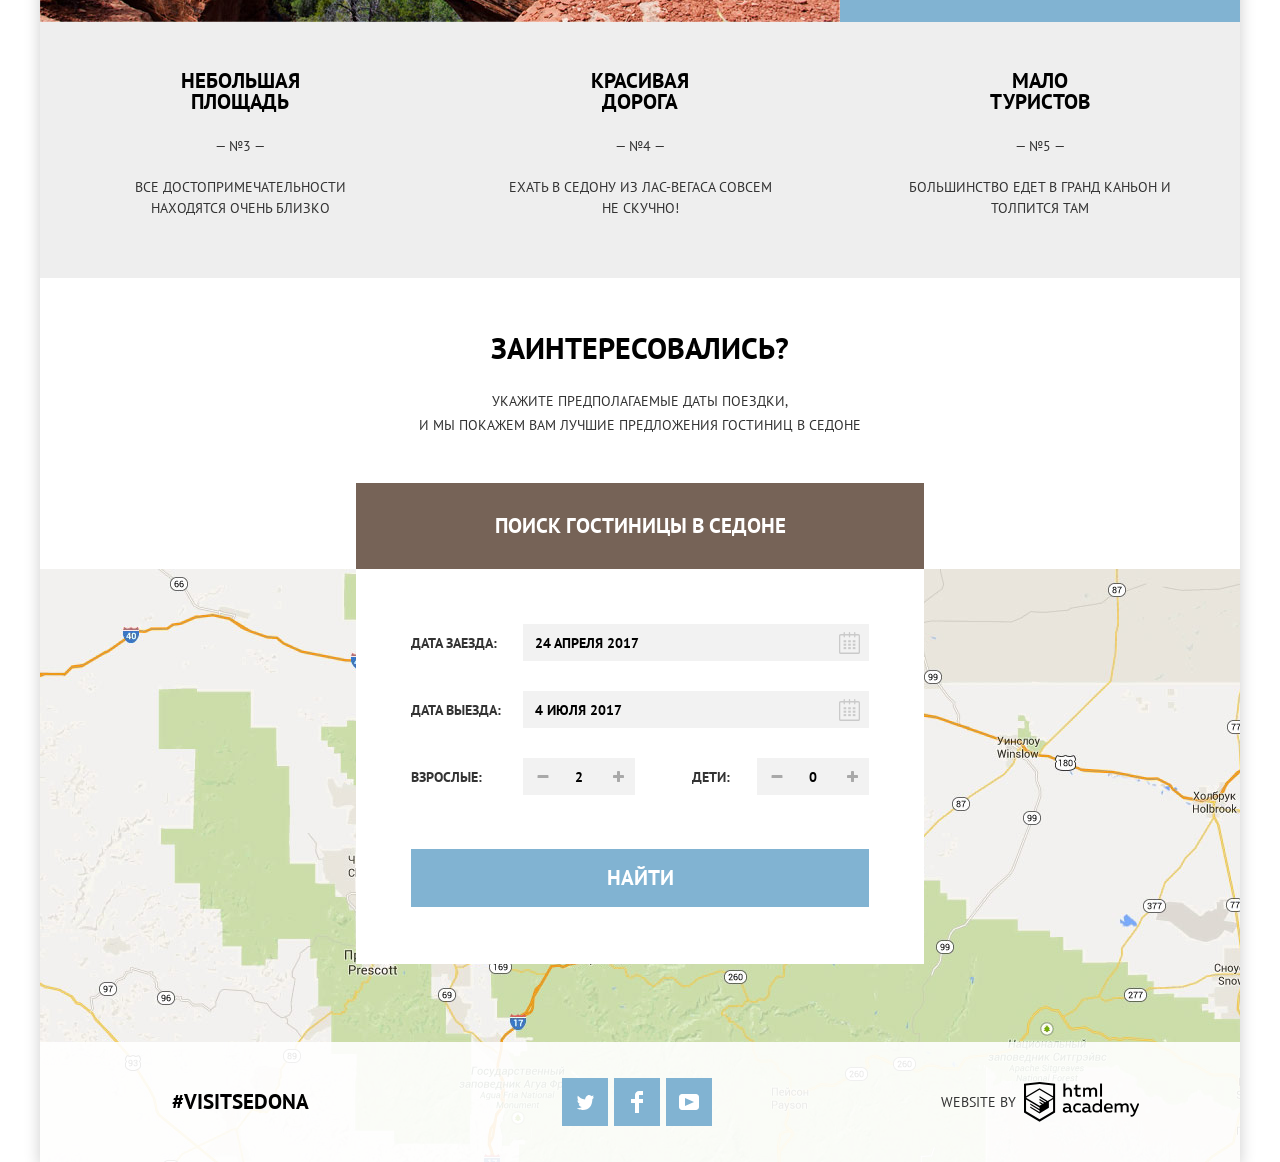
<file: Sedona2019/index.html>
<!DOCTYPE html>
<html lang="ru">
<head>
	<meta charset="UTF-8">
	<title>Sedona</title>
	<link rel="stylesheet" type="text/css" href="css/normalize.css">
	<link rel="stylesheet" type="text/css" href="css/style-pref.css">
	<link href="https://fonts.googleapis.com/css?family=PT+Sans:400,700&amp;subset=cyrillic" rel="stylesheet">
</head>
<body>
	<div class="container">
		<header class="main-header">
			<nav class="main-nav">
				<a href="#" class="logo">logo<img src="img/logo.png"></a>
				<ul class="nav-list">
					<!-- класс active для активного пункта меню -->
					<li class="position-1"><a href="#" class="link">Информация</a></li>
					<li class="position-2"><a href="#" class="link">Фото и видео</a></li>
					<li class="position-3"><a href="#" class="link">Карта штата</a></li>
					<li class="position-4"><a href="sedona-hotels.html" class="link">Гостиницы</a></li>
				</ul>
			</nav>
		</header>

		<main>
			<div class="main-bg">
				<h1 class="visually-hidden">Сайт туристического города Седона</h1>
				<img src="img/title-bg.png" alt="Welcome to Sedona pic">
			</div>

			<section class="reasons">
				<h2 class="visually-hidden">Причины посетить город Седона</h2>

				<b>СЕДОНА — небольшой городок в АРИЗОНЕ,<br> зАСЛУЖИвающий большего!</b>

				<p>Рассмотрим 5 причин, по которым Седона круче, чем гранд каньон!</p>

				<ul class="reasons-list">
					<li class="width100 reason1-bg">
						<div class="reason">
							<b>НАСТОЯЩИЙ <br> ГОРОДОК</b>
							<p>— №1 —</p>
							<p>СЕДОНА — НЕ АТтРАКЦИОН ДЛЯ ТУРИСТОВ,<br> ТАМ ТЕЧЕТ СВОЯ ЖИЗНЬ</p>
						</div>
					</li>
					<li class="width100 reason2-bg">
						<div class="reason">
							<b>ТАМ ЕСТЬ<br> Мост дьявола</b>
							<p>— №2 —</p>
							<p>Да, по нему можно пройти! Если конечно вы осмелитесь</p>
						</div>
					</li>
					<li class="reason-order4">
						<div class="reason reason-gray">
							<b>небольшая <br> площадь</b>
							<p>— №3 —</p>
							<p>ВСЕ достопримечательности<br> находятся очень близко</p>
						</div>
					</li>
					<li class="reason-order4">
						<div class="reason reason-gray">
							<b>красивая <br> дорога</b>
							<p>— №4 —</p>
							<p>ЕХАТЬ В СЕДОНУ ИЗ ЛАС-ВЕГАСА совсем <br>НЕ СКУЧНО!</p>
						</div>
					</li>
					<li class="reason-order4">
						<div class="reason reason-gray">
							<b>мало<br> туристов</b>
							<p>— №5 —</p>
							<p>Большинство едет в гранд каньон и толпится там</p>
						</div>
					</li>
					<li class="reason-order2">
						<div class="sub-reason">
							<b class="house">жилье</b>
							<p>рекомендуем пожить в настоящем <br> мотеле, все как в кино!</p>
						</div>
					</li>
					<li class="reason-order2">
						<div class="sub-reason">
							<b class="food">еда</b>
							<p>всегда заказывайте фирменный бургер,<br> вы не разочаруетесь</p>
						</div>
					</li>
					<li class="reason-order2">
						<div class="sub-reason">
							<b class="present">сувениры</b>
							<p>не только китайского, но и местного производства!</p>
						</div>
					</li>
				</ul>
			</section>

			<section class="reserve-sec">
				<h2 class="visually-hidden">
					Поиск гостиницы
				</h2>

				<b>Заинтересовались?</b>
				<p>
					Укажите предполагаемые даты поездки,<br> и мы покажем вам лучшие предложения гостиниц в седоне
				</p>
				 <button class="reserve-sec-btn">Поиск гостиницы в седоне</button>

				<div class="search-popup">
					<form action="#" method="post" class="search-hotel">
						<p class="w100">
							<label for="date1">Дата заезда:</label>
							<input type="text" id="date1" placeholder="24 апреля 2017">
							<button class="calendar">Календарь</button>
						</p>

						<p class="w100">						
							<label for="date2">Дата выезда:</label>
							<input type="text" id="date2" placeholder="4 июля 2017">
							<button class="calendar">Календарь</button>
						</p>

						<div class="wrapp">
							<p>
								<label for="adult-count" class="adult-label">Взрослые:</label>
								<input type="number" id="adult-count" placeholder="2">
								<button class="minus">Больше</button>
								<button class="plus">Меньше</button>
							</p>
						
							<p>
								<label for="child-count" class="child-label">Дети:</label>
								<input type="number" id="child-count" placeholder="0">
								<button class="minus">Больше</button>
								<button class="plus">Меньше</button>
							</p>
						</div>

						<button class="search-btn">Найти</button>
					</form>
				</div> 
			</section>

			<section class="main-map">
				<h2 class="visually-hidden">Город Седона на карте</h2>
			</section>
	
		</main>

		<footer class="main-footer">
			<div>
				<a href="#" class="insta link">#visitSEDONA</a>
			</div>
			<div>
				<ul class="socials-list">
					<li><a href="#" class="twitter">twitter</a></li>
					<li><a href="#" class="facebook">facebook</a></li>
					<li><a href="#" class="youtube">youtube</a></li>
				</ul>
			</div>
			<div class="promo">
				<span>WEBSITE by</span>
				<a href="#">HTML academy</a>
			</div>
		</footer>
	</div>	
</body>
</html>
</file>
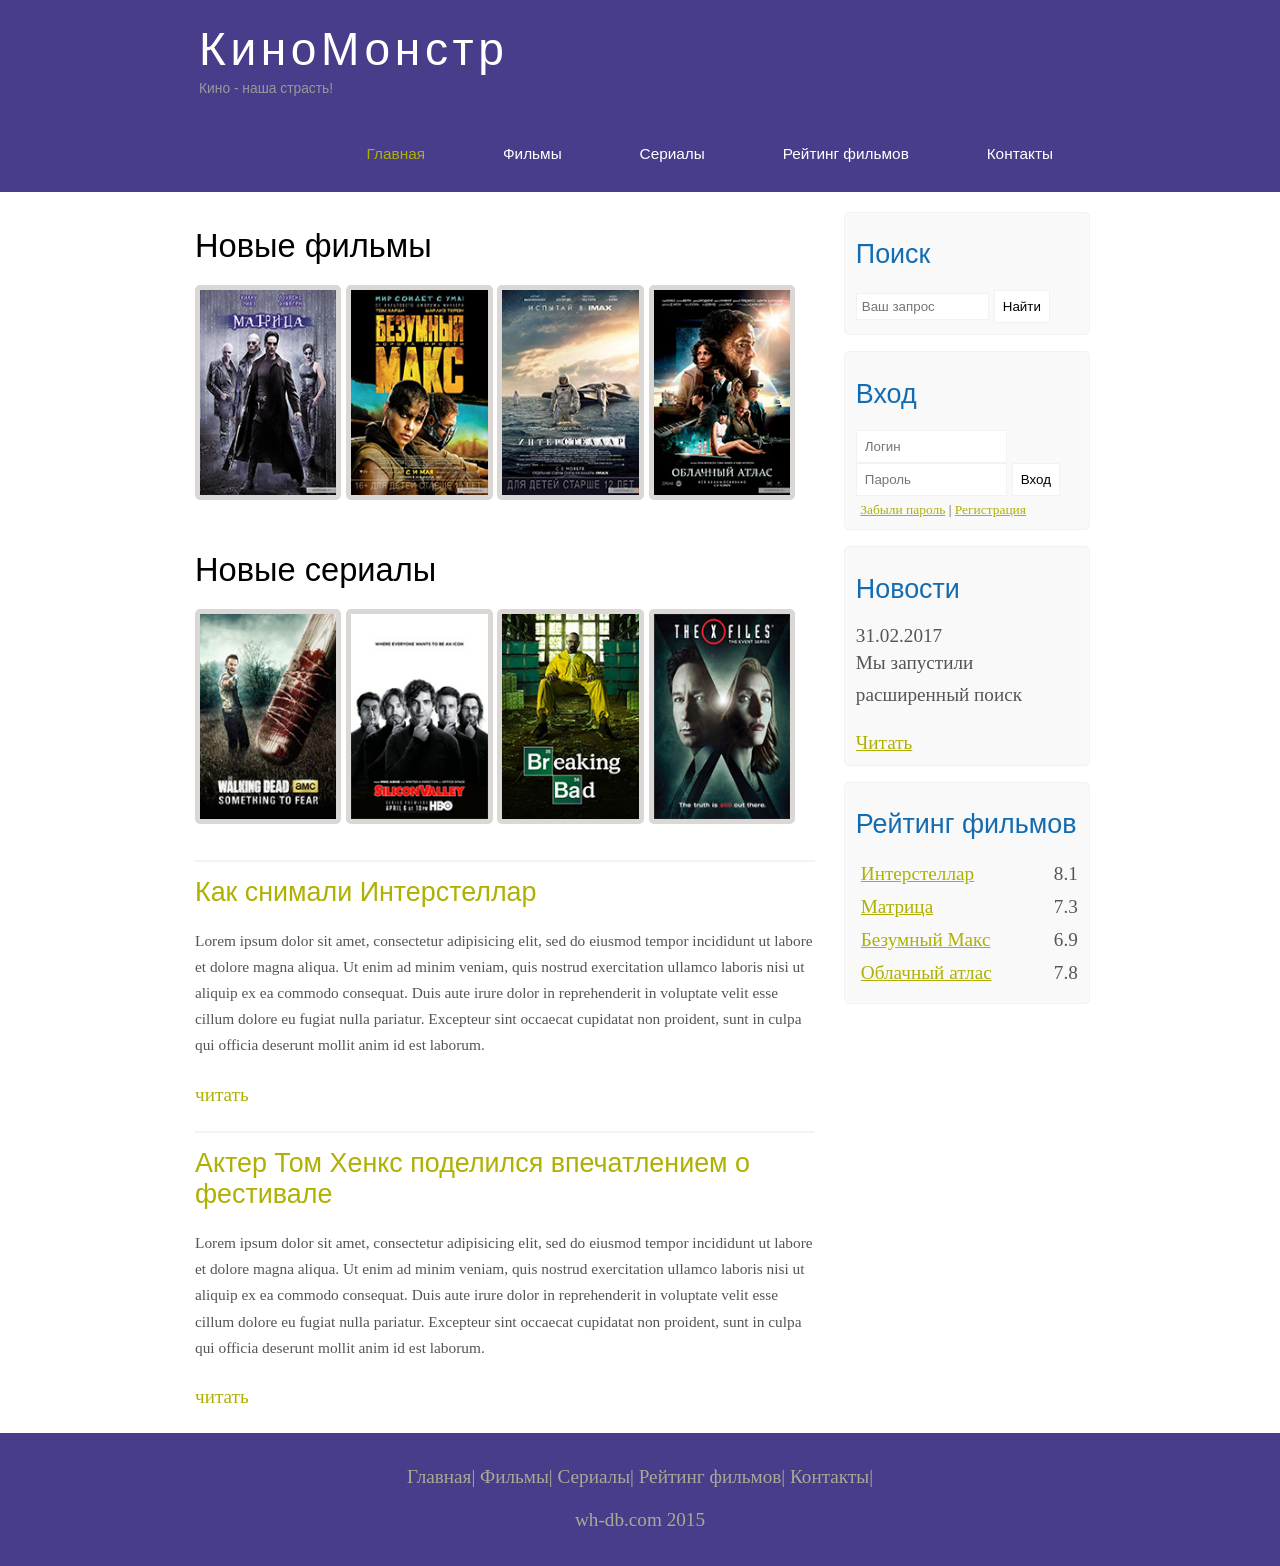
<file: testsite/index.html>
<!DOCTYPE html>
<html lang="ru">
<head>
	<meta charset="UTF-8">
	<title>Киномонстр</title>
	<meta name="description" content="Киномонстр-это портал о кино">
	<meta name="keywords" content="фильмы, фильмы онлайн">
	<link rel="stylesheet" href="css/style.css">
</head>
<body>
	<header class="clearfix">
		<div class="container">
			<div class="logo">
				<div class="logo_text">
					<h1><a href="#">КиноМонстр</a></h1>
					<h2>Кино - наша страсть!</h2>
				</div>
			</div>

			<div class="menubar">
				<ul class="menu">
					<li class="selected"><a href="#">Главная</a></li>
					<li><a href="films.html">Фильмы</a></li>
					<li><a href="#">Сериалы</a></li>
					<li><a href="raiting.html">Рейтинг фильмов</a></li>
					<li><a href="contacts.html">Контакты</a></li>
				</ul>
			</div>
		</div>
	</header>

	<main class="clearfix">
		<div class="container">
			<aside>
				<div class="sidebar">
					<h2>Поиск</h2>
					<form method="post" action="#" id="search_form">
						<input type="search" name="search_field" placeholder="Ваш запрос">
						<input type="submit" class="btn" value="Найти">
					</form>
				</div>

				<div class="sidebar">
					<h2>Вход</h2>
					<form method="post" action="#" id="login">
						<input type="text" name="login_field" placeholder="Логин">
						<input type="password" name="password_field" placeholder="Пароль">
						<input type="submit" class="btn" value="Вход">
						<div class="lables_passreg_text">
							<span><a href="#">Забыли пароль</a></span> | 
							<span><a href="#">Регистрация</a></span>
						</div>
					</form>
				</div>

				<div class="sidebar">
					<h2>Новости</h2>
					<span>31.02.2017</span>
					<p>Мы запустили расширенный поиск</p>
					<a href="#">Читать</a>
				</div>

				<div class="sidebar">
					<h2>Рейтинг фильмов</h2>
					<ul>
						<li><a href="#">Интерстеллар</a><span class="rating_sidebar">8.1</span></li>
						<li><a href="#">Матрица</a><span class="rating_sidebar">7.3</span></li>
						<li><a href="#">Безумный Макс</a><span class="rating_sidebar">6.9</span></li>
						<li><a href="#">Облачный атлас</a><span class="rating_sidebar">7.8</span></li>
					</ul>
				</div>
			</aside>

			<div class="content">
				<h1>Новые фильмы</h1>
				<div class="films_block">
					<a href="#"><img src="img/matrix1.jpg" width="150" height="205"></a>
					<a href="#"><img src="img/max1.jpg" width="150" height="205"></a>
					<a href="show.html"><img src="img/inter1.jpg" alt="Интерстеллар" width="150" height="205"></a>
					<a href="#"><img src="img/clouds1.jpg" width="150" height="205"></a>
				</div>

				<h1>Новые сериалы</h1>
				<div class="films_block">
					<a href="#"><img src="img/dead1.jpg" width="150" height="205" alt="dead"></a>
					<a href="#"><img src="img/silicon1.jpg" width="150" height="205"></a>
					<a href="#"><img src="img/breaking1.jpg" width="150" height="205" alt="breaking"></a>
					<a href="#"><img src="img/xfile1.jpg" width="150" height="205"></a>
				</div>

				<div class="posts">
					<hr>
					<h2><a href="#">Как снимали Интерстеллар</a></h2>
					<div class="posts_content">
						<p>
							Lorem ipsum dolor sit amet, consectetur adipisicing elit, sed do eiusmod
							tempor incididunt ut labore et dolore magna aliqua. Ut enim ad minim veniam,
							quis nostrud exercitation ullamco laboris nisi ut aliquip ex ea commodo
							consequat. Duis aute irure dolor in reprehenderit in voluptate velit esse
							cillum dolore eu fugiat nulla pariatur. Excepteur sint occaecat cupidatat non
							proident, sunt in culpa qui officia deserunt mollit anim id est laborum.
						</p>
					</div>
					<p><a href="#">читать</a></p>
				</div>

				<div class="posts">
					<hr>
					<h2><a href="#">Актер Том Хенкс поделился впечатлением о фестивале</a></h2>
					<div class="posts_content">
						<p>
							Lorem ipsum dolor sit amet, consectetur adipisicing elit, sed do eiusmod
							tempor incididunt ut labore et dolore magna aliqua. Ut enim ad minim veniam,
							quis nostrud exercitation ullamco laboris nisi ut aliquip ex ea commodo
							consequat. Duis aute irure dolor in reprehenderit in voluptate velit esse
							cillum dolore eu fugiat nulla pariatur. Excepteur sint occaecat cupidatat non
							proident, sunt in culpa qui officia deserunt mollit anim id est laborum.
						</p>
					</div>
					<p><a href="#">читать</a></p>
				</div>
			</div>
		</div>
	</main>
	<footer>
			<div class="container">
				<p>
					<a href="#">Главная</a>|
					<a href="#">Фильмы</a>|
					<a href="#">Сериалы</a>|
					<a href="#">Рейтинг фильмов</a>|
					<a href="#">Контакты</a>|
				</p>
				<p>wh-db.com 2015</p>
			</div>
	</footer>
</body>
</html>
</file>
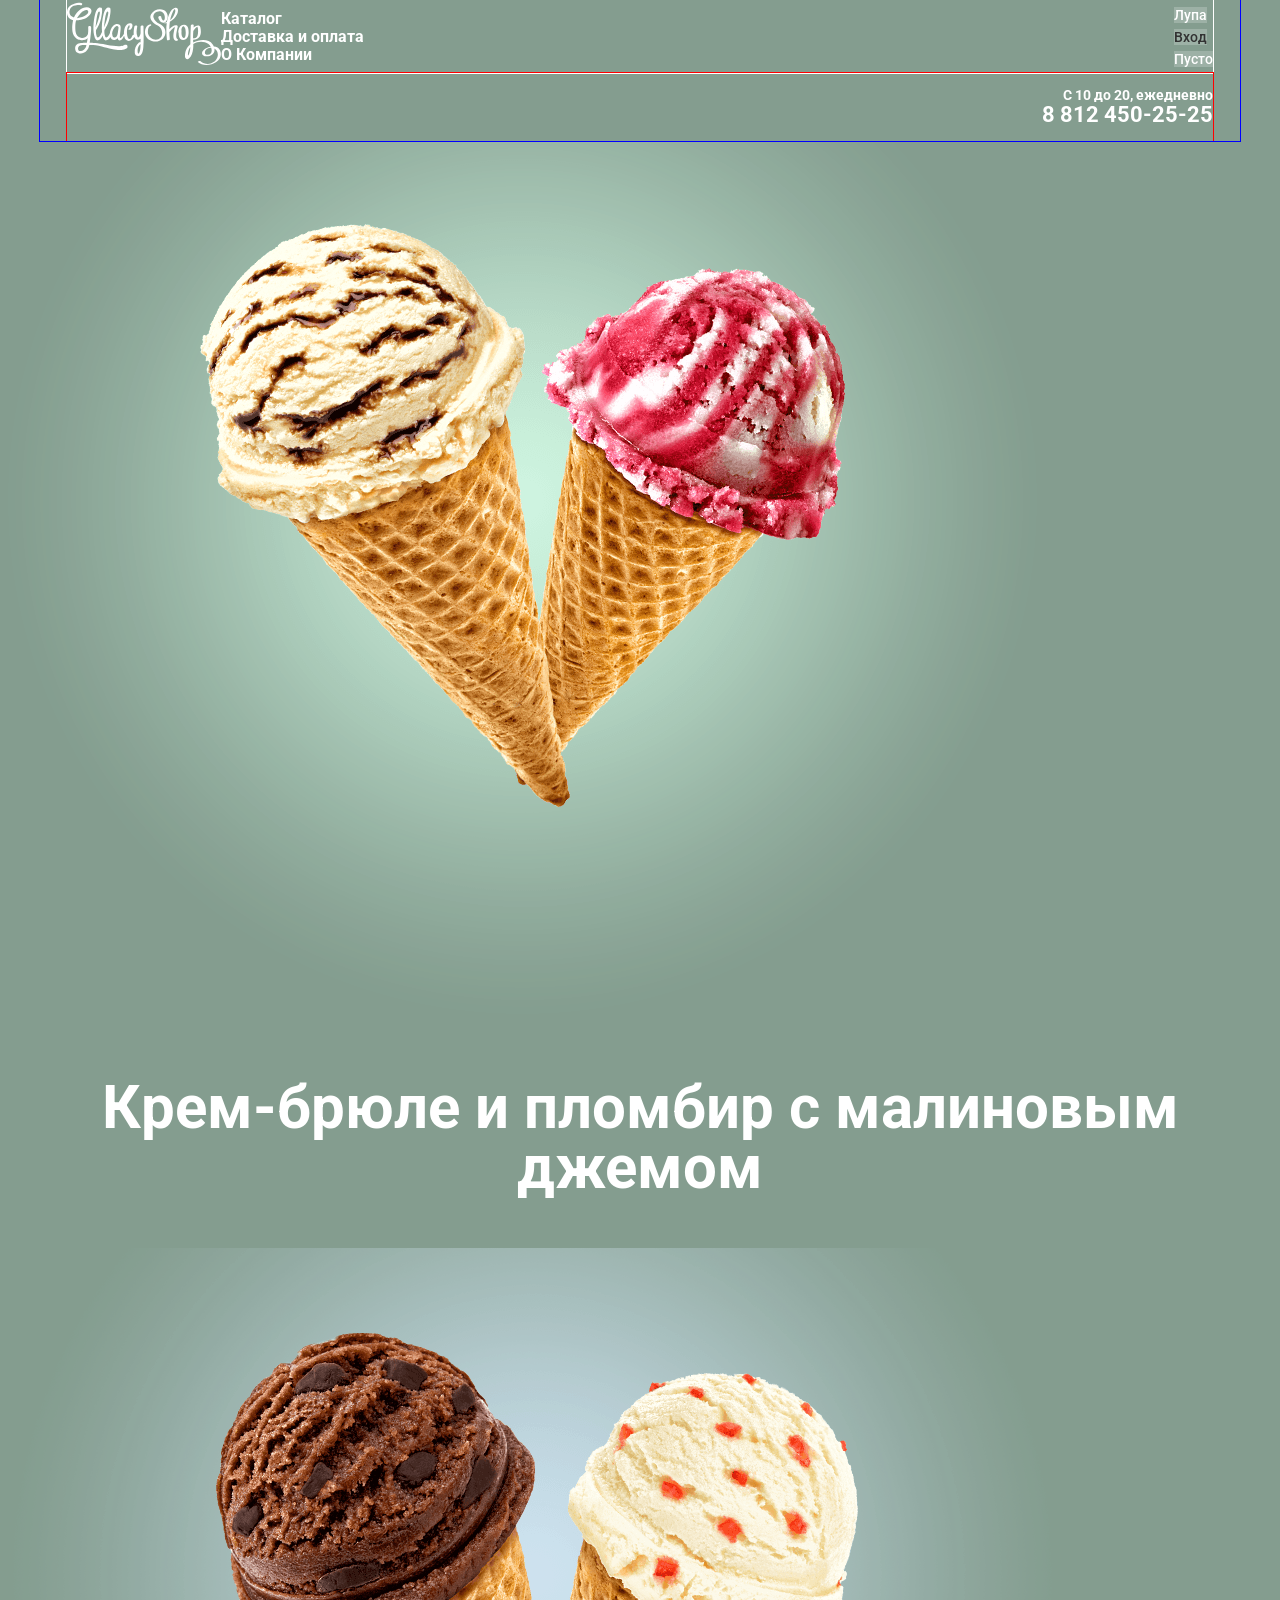
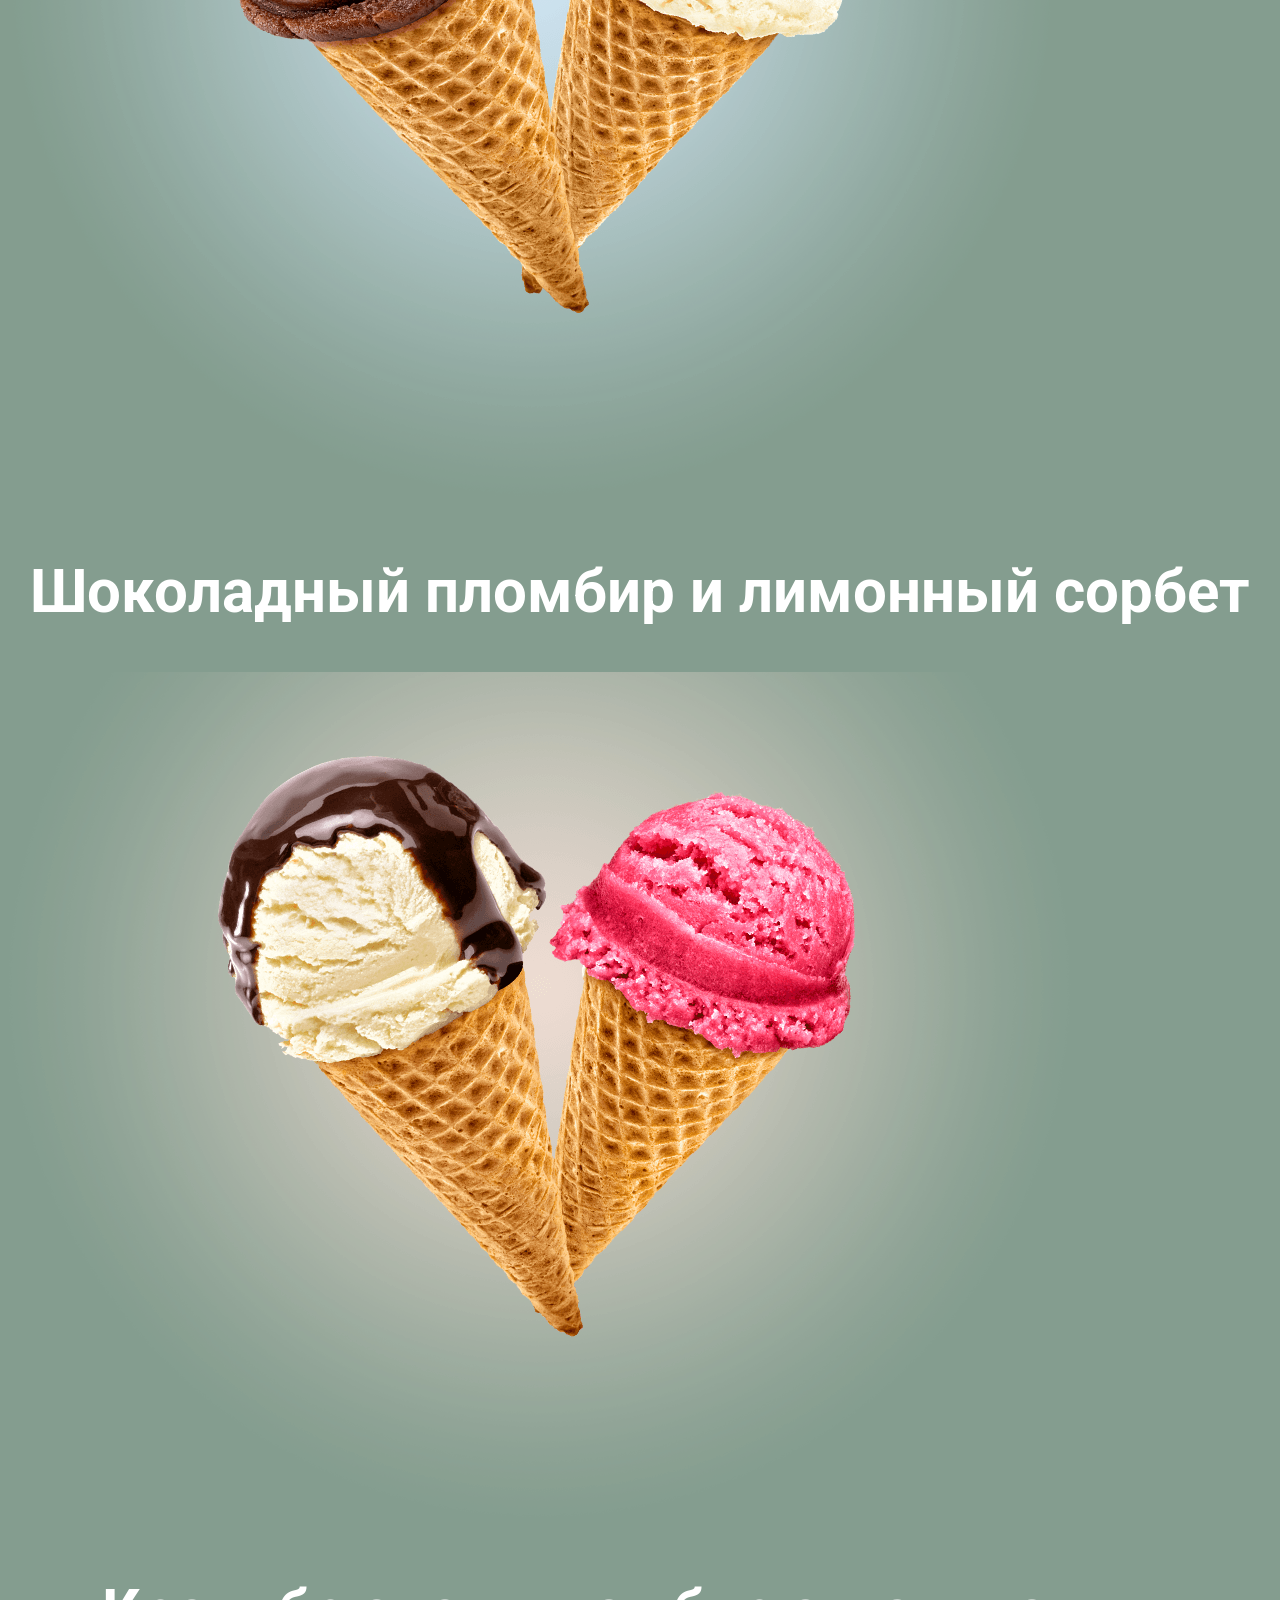
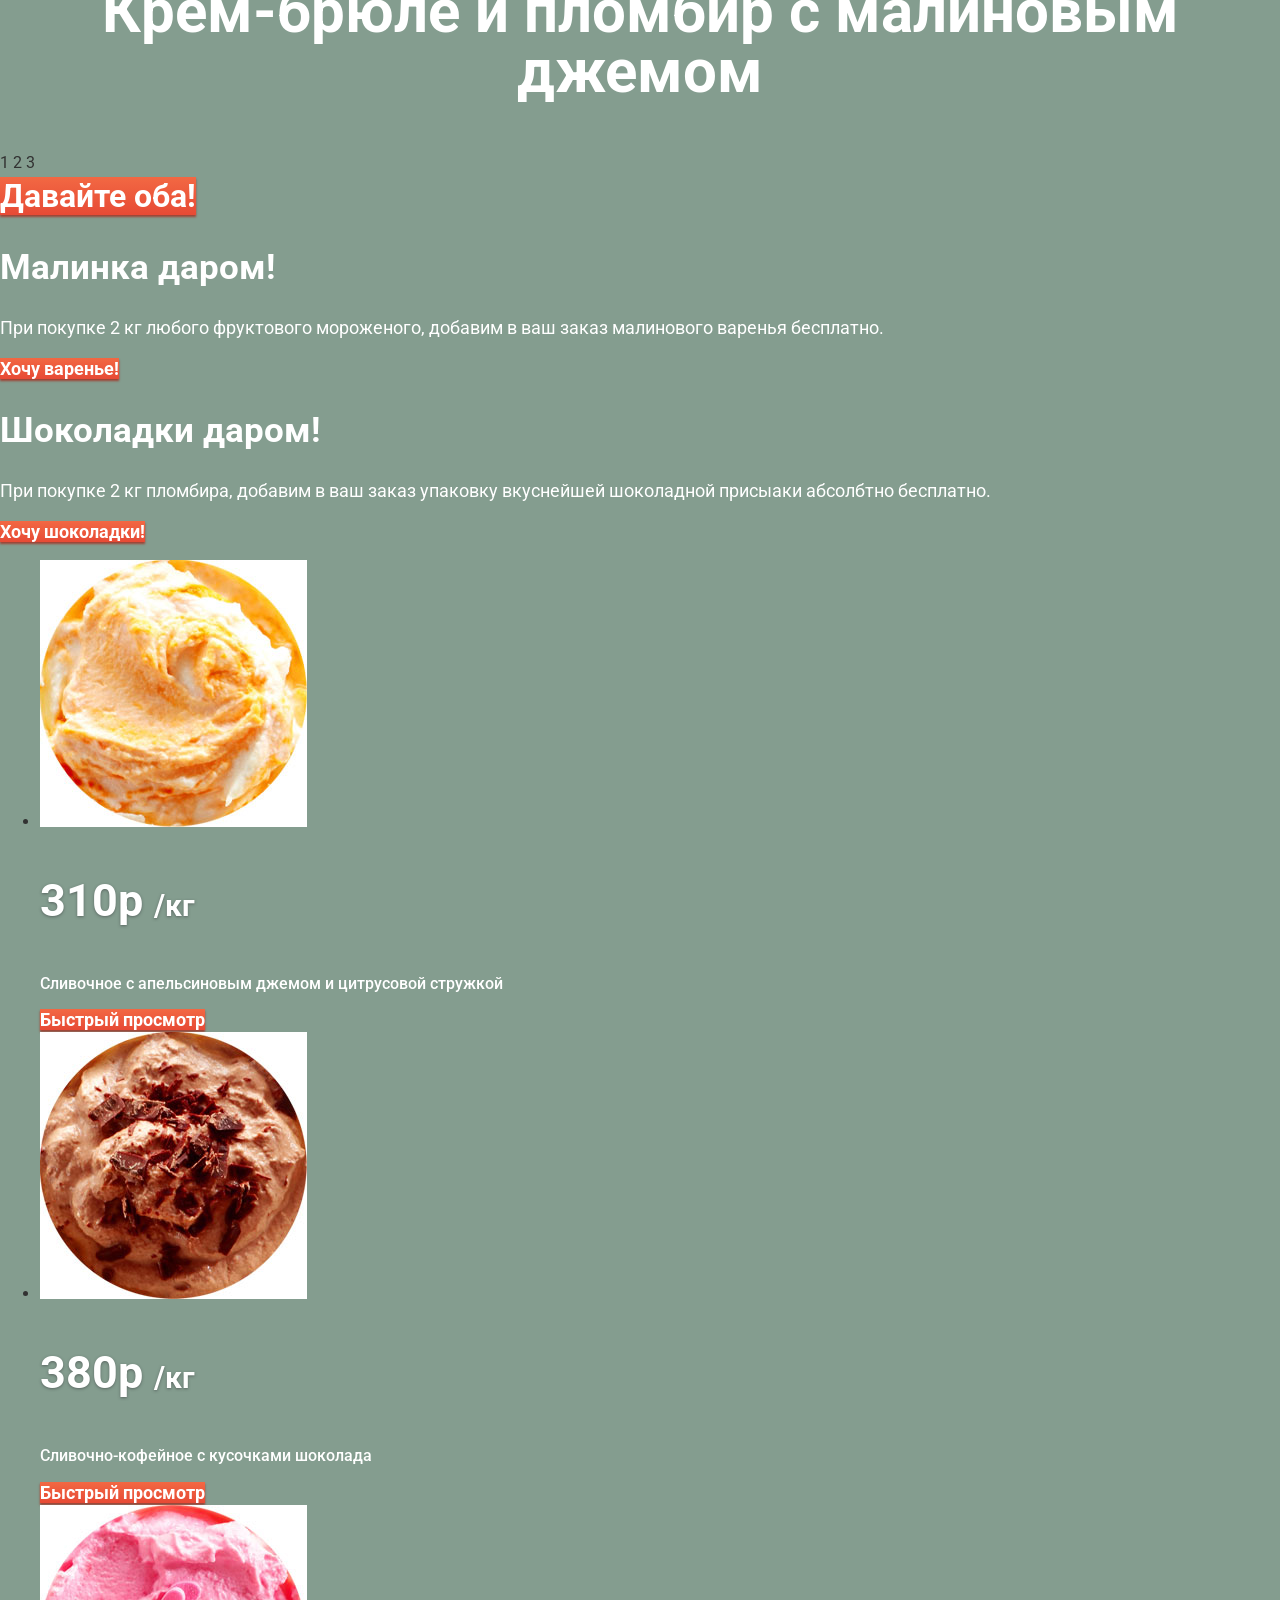
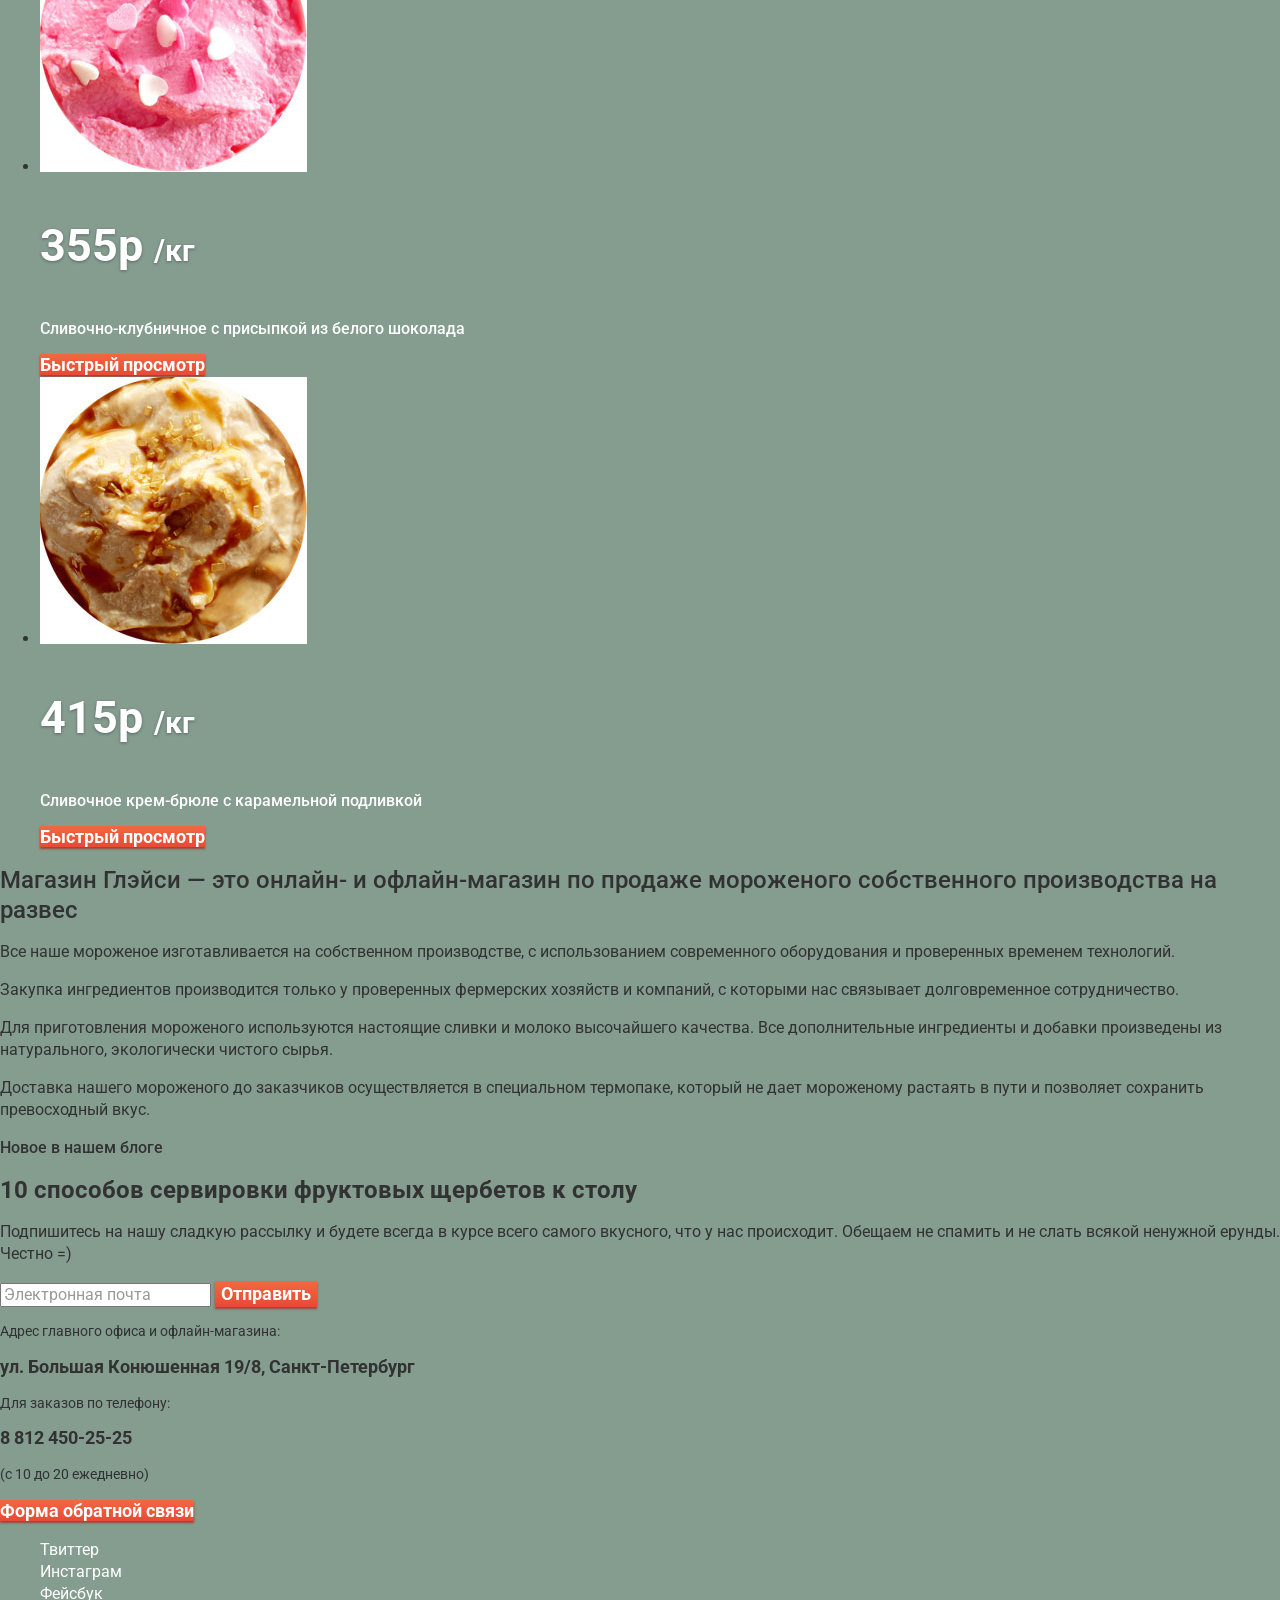
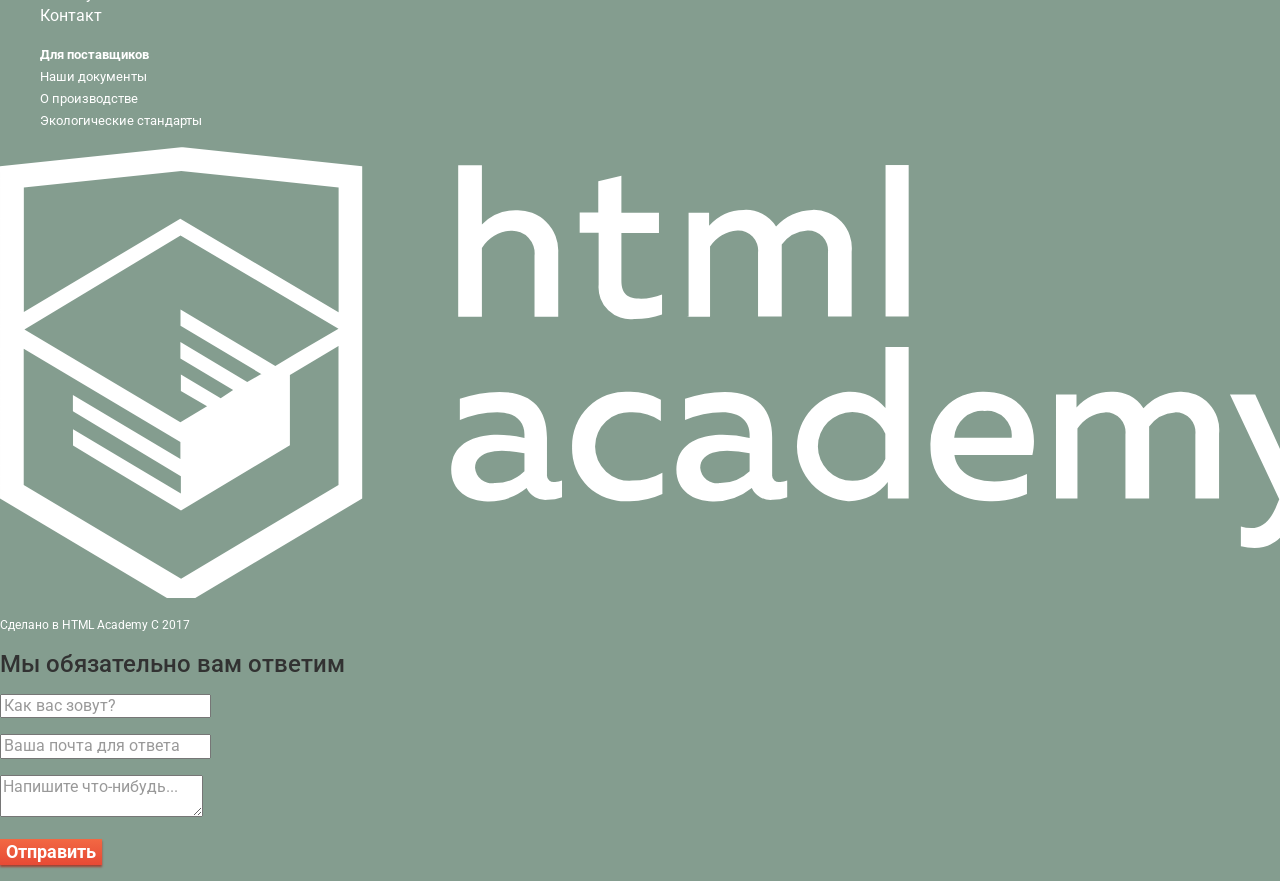
<file: gllacy2018/gllacy2018-master/index.html>
<!DOCTYPE html>
<html lang="ru">
<head>
	<meta charset="UTF-8">
	<title>Gllacy shop</title>
	<link href="https://fonts.googleapis.com/css?family=Roboto:400,500,700&amp;subset=cyrillic" rel="stylesheet">
	<link rel="stylesheet" type="text/css" href="css/normalize.css">
	<link rel="stylesheet" type="text/css" href="css/style.css">
</head>
<body>
	<header class="main-header">
	<div class="container">	
		<nav class="main-nav">
			<div class="logo">
				<img src="img/Logo.svg" alt="logo">
			</div>

			<ul class="main-nav-menu">
				<li>
					<a href="#">Каталог</a>
					<!--<ul class="main-nav-submenu">
						<li><a href="#" class="news">Новинки</a></li>
						<li><a href="#">Сливочное</a></li>
						<li><a href="#">Щербеты</a></li>
						<li><a href="#">Фруктовый лед</a></li>
						<li><a href="#">Мелорин</a></li>
					</ul>-->
				</li>
				<li><a href="#">Доставка и оплата</a></li>
				<li><a href="#">О Компании</a></li>
			</ul>

			<div class="user-menu">
				<section class="main-nav-search">
					<h2 class="visually-hidden">Поиск</h2>
					<a href="#" class="search-link">Лупа</a>

					 <!--<form action="#" method="get">
					 	<label for="main-search" class="visually-hidden">Поиск по сайту</label>
					 	<input id="main-search" type="text" name="main-nav-search" placeholder="Что ищем?">
					 </form>-->
				</section>

				<section class="user-area">
					<h2 class="visually-hidden">Личный кабинет</h2>
					<a href="#" class="login-link">Вход</a>

					<!--<form method="get" action="#" class="user-area-form">
						<p>
							<label for="user-area-mail" class="visually-hidden">Электронная почта</label>
							<input id="user-area-mail" type="text" name="user-area-mail" placeholder="Электронная почта">
						</p>

						<p>
							<label for="user-area-pass" class="visually-hidden">Пароль</label>
							<input id="user-area-pass" type="password" name="user-area-pass" placeholder="Пароль">
						</p>

						<button type="submit" class="btn">Войти</button>
					</form>

					<a href="#" class="link-bg">Забыли пароль?</a>

					<a href="#" class="link-bg">Новая регистрация</a>-->
				</section>
				
				<section class="basket">
					<h2 class="visually-hidden">Корзина с товарами</h2>
					<a href="#" class="basket-link">Пусто</a>

					<!--<section class="basket-list">
						<h2 class="visually-hidden">Список покупок</h2>

						<table class="buy-list">
							<tr>
								<td><button type="button">x</button></td>
								<td><img src="img/ice-1-mini.jpg" alt="ice-mini"></td>
								<td><p>Пломбир с апельсиновым джемом</p></td>
								<td><p>1,5кг * <span>200 руб.</span></p></td>
								<td><p>300 руб.</p></td>
							</tr>

							<tr>
								<td><button type="button">x</button></td>
								<td><img src="img/ice-3-mini.jpg" alt="ice-mini"></td>
								<td><p>Пломбир с апельсиновым джемом</p></td>
								<td><p>1,5кг * <span>200 руб.</span></p></td>
								<td><p>300 руб.</p></td>
							</tr>
						</table>

						<p><b>Итого: 750 руб</b></p>
						<a href="#" class="btn">Оформить заказ</a>
					</section>-->
				</section>
			</div>

		</nav>

		<div class="header-row">
			<ul class="breadcrumbs">
				<li><a href="#">Главная</a></li>
				<li>Каталог</li>
				<li>Сливочное</li>
			</ul>

			<p class="main-nav-contacts">
				С 10 до 20, ежедневно <br>
				<span>8 812 450-25-25</span>
			</p>
		</div>

	</div>	
	</header>

	<main>
		<h1 class="visually-hidden">Gllacy Shop</h1>
		<div class="main-slider">
			<div class="slide slide-1">
				<img src="img/slide-1.png" alt="icecream">
				<h2>Крем-брюле и пломбир с малиновым джемом</h2>
			</div>

			<div class="slide slide-2">
				<img src="img/slide-2.png" alt="icecream">
				<h2>Шоколадный пломбир и лимонный сорбет</h2>
			</div>

			<div class="slide slide-3">
				<img src="img/slide-3.png" alt="icecream">
				<h2>Крем-брюле и пломбир с малиновым джемом</h2>
			</div>

			<div class="main-slider-toggle">
				<span>1</span>
				<span>2</span>
				<span>3</span>
			</div>

			<a href="#" class="give-two btn">Давайте оба!</a>
		</div>

		<section class="promo">
			<h2>Малинка даром!</h2>
			<p>При покупке 2 кг любого фруктового мороженого, добавим в ваш заказ малинового варенья бесплатно.</p>
			<a href="#" class="btn">Хочу варенье!</a>
		</section>

		<section class="promo">
			<h2>Шоколадки даром!</h2>
			<p>При покупке 2 кг пломбира, добавим в ваш заказ упаковку вкуснейшей шоколадной присыаки абсолбтно бесплатно.</p>
			<a href="#" class="btn">Хочу шоколадки!</a>
		</section>

		<ul class="item-cards">
			<li>
				<article class="item">
					<img src="img/ice-1.jpg" alt="promo">
					<p class="hits-price">310р
						<span>/кг</span>
					</p>
					<h2>Сливочное с апельсиновым джемом и цитрусовой стружкой</h2>
					<a href="#" class="btn">Быстрый просмотр</a>
				</article>
			</li>

			<li>
				<article class="item">
					<img src="img/ice-2.jpg" alt="promo">
					<p class="hits-price">380р
						<span>/кг</span>
					</p>
					<h2>Сливочно-кофейное с кусочками шоколада</h2>
					<a href="#" class="btn">Быстрый просмотр</a>
				</article>
			</li>

			<li>
				<article class="item">
					<img src="img/ice-3.jpg" alt="promo">
					<p class="hits-price">355р
						<span>/кг</span>
					</p>
					<h2>Сливочно-клубничное с присыпкой из белого шоколада</h2>
					<a href="#" class="btn">Быстрый просмотр</a>
				</article>
			</li>	

			<li>
				<article class="item">
					<img src="img/ice-4.jpg" alt="promo">
					<p class="hits-price">415р
						<span>/кг</span>
					</p>
					<h2>Сливочное крем-брюле с карамельной подливкой</h2>
					<a href="#" class="btn">Быстрый просмотр</a>
				</article>
			</li>	
		</ul>

		<section class="features">
			<h2 class="visually-hidden">Приемущества магазина</h2>

			<b>Магазин Глэйси — это онлайн- и офлайн-магазин по продаже мороженого собственного производства на развес</b>

			<p>Все наше мороженое изготавливается на собственном производстве, с использованием современного оборудования и проверенных временем технологий.</p>

			<p>Закупка ингредиентов  производится только у проверенных фермерских хозяйств и компаний, с которыми нас связывает долговременное сотрудничество.</p>

			<p>Для приготовления мороженого используются настоящие сливки и молоко высочайшего качества. Все дополнительные ингредиенты и добавки произведены из натурального, экологически чистого сырья.</p>

			<p>Доставка нашего мороженого до заказчиков осуществляется в специальном термопаке, который не дает мороженому растаять в пути и позволяет сохранить превосходный вкус.</p>
		</section>

		<article class="news-blog">
			<h2 class="visually-hidden">Способы сервировки щербетов</h2>

			<p>Новое в нашем блоге</p>

			<p>
				<a href="#" class="link">10 способов сервировки фруктовых щербетов к столу</a>
			</p>
		</article>

		<section class="shop-distribution">
			<h2 class="visually-hidden">Рассылка</h2>
			<p>Подпишитесь на нашу сладкую рассылку и будете всегда в курсе всего самого вкусного, что у нас происходит. Обещаем не спамить и не слать всякой ненужной ерунды. Честно =) </p>
			
			<form>
				<label for="shop-distribution-mail" class="visually-hidden">Почта для рассылки</label>
				<input type="text" name="shop-distribution-mail" placeholder="Электронная почта">

				<button type="submit" class="btn">Отправить</button>
			</form>
		</section>

		<section class="map">
			<h2 class="visually-hidden">Карта</h2>
			<!-- фрейм -->
			<section class="shop-contacts">
				<h2 class="visually-hidden">Обратная связь</h2>

				<p>Адрес главного офиса и офлайн-магазина:</p>
				<p><b>ул. Большая Конюшенная 19/8, Санкт-Петербург</b></p>
				<p>Для заказов по телефону:</p>
				<p><b class="tel">8 812 450-25-25</b></p>
				<p class="low">(с 10 до 20 ежедневно)</p>

				<a href="#" class="btn">Форма обратной связи</a>
			</section>
		</section>
	</main>

	<footer class="main-footer">
		<div class="social">
			<ul class="social-box">
				<li><a href="#">Твиттер</a></li>
				<li><a href="#">Инстаграм</a></li>
				<li><a href="#">Фейсбук</a></li>
				<li><a href="#">Контакт</a></li>
			</ul>
		</div>

		<div class="shop-info">
			<ul class="info-box">
				<li><b><a href="#" class="link">Для поставщиков</a></b></li>
				<li><a href="#" class="link">Наши документы</a></li>
				<li><a href="#" class="link">О производстве</a></li>
				<li><a href="#" class="link">Экологические стандарты</a></li>
			</ul>
		</div>

		<div class="copyright">
			<img src="img/logo-htmlacademy-small.svg" alt="HTML Academy">
			<p>Сделано в <a href="#" class="link">HTML Academy</a> C 2017</p>
		</div>
	</footer>

	<section class="feedback">
		<h2 class="visually-hidden">Обратная связь</h2>
		<p><b>Мы обязательно вам ответим</b></p>
		
		<form method="get" action="#" class="feedback-form">
			<p>
				<label for="feedback-user-name" class="visually-hidden">Как вас зовут?</label>
				<input id="feedback-user-name" type="text" name="user-name" placeholder="Как вас зовут?">
			</p>

			<p>
				<label for="feedback-user-mail" class="visually-hidden">Ваша почта для ответа?</label>
				<input id="feedback-user-mail" type="text" name="feedback-user-mail" placeholder="Ваша почта для ответа">
			</p>

			<p>
				<label for="feedback-user-message" class="visually-hidden">Напишите что-нибудь</label>
				<textarea id="feedback-user-message" name="user-message" placeholder="Напишите что-нибудь..."></textarea>
			</p>

			<p>
				<button type="submit" class="btn">Отправить</button>
			</p>
		</form>
	</section>
</body>
</html>
</file>
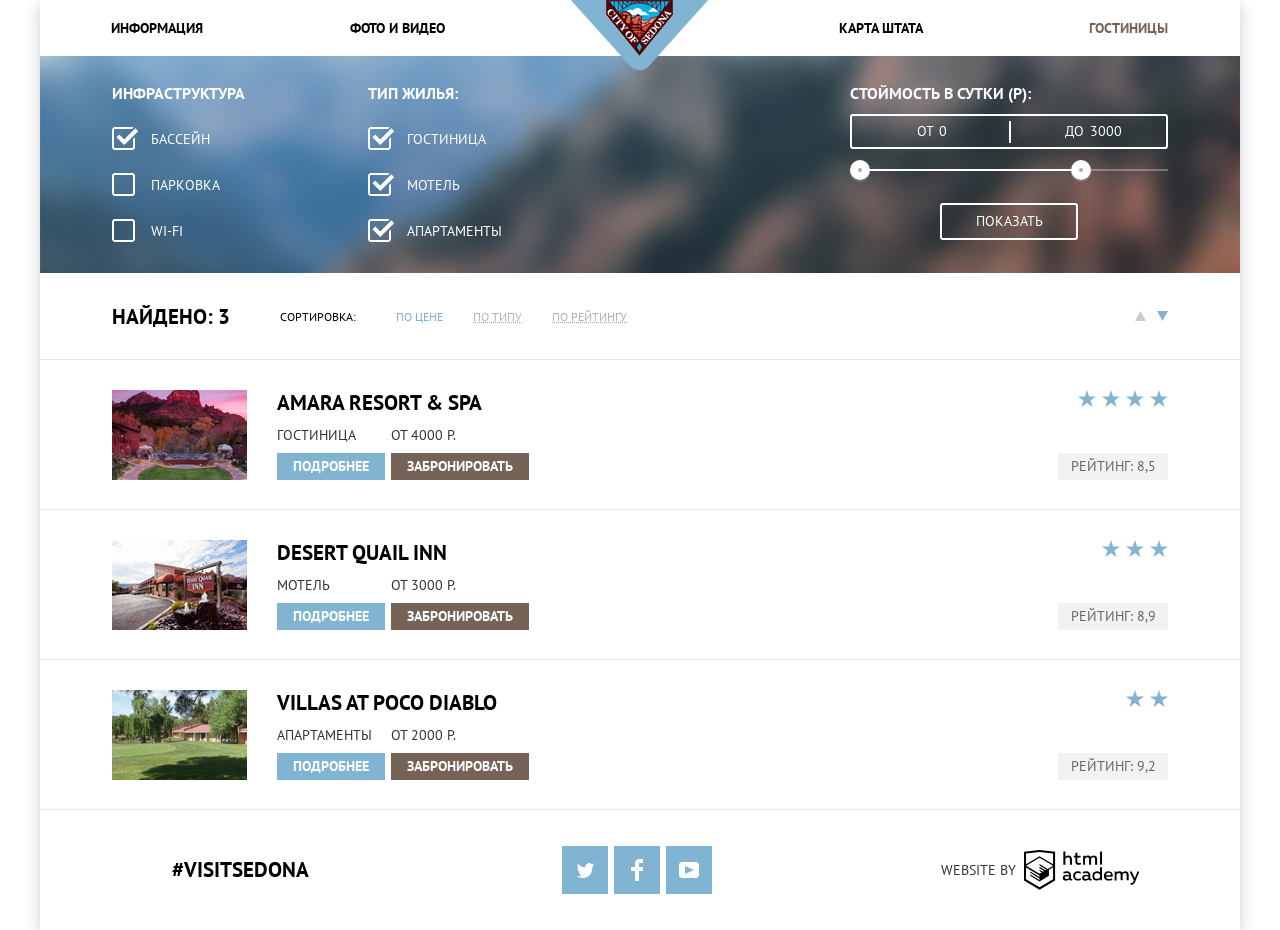
<file: Sedona2019/sedona-hotels.html>
<!DOCTYPE html>
<html lang="ru">
<head>
	<meta charset="UTF-8">
	<title>Sedona-hotels</title>
	<link rel="stylesheet" type="text/css" href="css/normalize.css">
	<link rel="stylesheet" type="text/css" href="css/style.css">
	<link href="https://fonts.googleapis.com/css?family=PT+Sans:400,700&amp;subset=cyrillic" rel="stylesheet">
</head>
<body>
	<div class="container">
		<header class="main-header">
			<nav class="main-nav">
				<a href="index.html" class="logo">logo<img src="img/logo.png"></a>
				<ul class="nav-list">
					<!-- класс active для активного пункта меню -->
					<li class="position-1"><a href="#" class="link">Информация</a></li>
					<li class="position-2"><a href="#" class="link">Фото и видео</a></li>
					<li class="position-3"><a href="#" class="link">Карта штата</a></li>
					<li class="position-4"><a href="#" class="link active">Гостиницы</a></li>
				</ul>
			</nav>
		</header>

		<main>
			<section class="hotels-filters">
				<h2 class="visually-hidden">Фильтры выбора отеля</h2>

				<form action="#" method="post" class="filters-form">
					<fieldset class="infrastructure">
						<legend>Инфраструктура</legend>

						<p>
							<input type="checkbox" id="pool" checked>
							<label for="pool">Бассейн</label>
						</p>

						<p>
							<input type="checkbox" id="parking">
							<label for="parking">Парковка</label>
						</p>

						<p>
							<input type="checkbox" id="wi-fi">
							<label for="wi-fi">wi-fi</label>
						</p>
					</fieldset>

					<fieldset class="housing-type">
						<legend>Тип жилья:</legend>

						<p>
							<input type="checkbox" id="hotel" checked>
							<label for="hotel">Гостиница</label>
						</p>

						<p>
							<input type="checkbox" id="motel" checked>
							<label for="motel">Мотель</label>
						</p>

						<p>
							<input type="checkbox" id="apartament" checked>
							<label for="apartament">Апартаменты</label>
						</p>
					</fieldset>

					<div class="range-wrapp">
						<fieldset class="hotel-price">
							<legend>Стоймость в сутки (р):</legend>
							<div class="range-border">
								<label for="firstprice" class="firstprice-label">От
									<input type="text" id="firstprice" placeholder="0">
								</label>

								<label for="secondprice">До
									<input type="text" id="secondprice" placeholder="3000">
								</label>
							</div>
	
							<div class="price-range">
								<div class="choose-range"></div>
								<div class="range-toggle range-toggle-left"></div>
								<div class="range-toggle range-toggle-right"></div>
							</div>
						</fieldset>
					
						<button class="filters-form-btn">Показать</button>
					</div>
				</form>
			</section>

			<section class="valid-hotels">
				<h2 class="visually-hidden">Найденные отели</h2>

				<div class="results-sort-block">
					<div class="hotels-search-result">Найдено: 3</div>

					<ul class="sort-by-type-list">
						<span>Сортировка:</span>
						<li><a href="#" class="active">по цене</a></li>
						<li><a href="#">по типу</a></li>
						<li><a href="#">по рейтингу</a></li>
					</ul>

					<ul class="sort-by-price-list">
						<li><button class="arrow-up">По возрастанию</button></li>
						<li><button class="arrow-down active">По убыванию</button></li>
					</ul>
				</div>

				<ul class="valid-hotels-list">
					<li>
						<section class="hotel-card">
							<h2 class="visually-hidden">Гостиница Amara Resort & Spa</h2>

							<img src="img/amara.jpg" alt="Amara Resort & Spa">

							<div class="hotel-desc">
								<h3><a href="#">Amara Resort & Spa</a></h3>
								<div class="wrapp">
									<span>Гостиница</span>
									<a href="#" class="more-about">Подробнее</a>
								</div>

								<div class="wrapp">
									<span>от 4000 р.</span>
									<a href="#" class="to-book">Забронировать</a>
								</div>
							</div>

							<div class="rating-block">
								<ul class="rating-stars">
									<li></li>
									<li></li>
									<li></li>
									<li></li>
								</ul>

								<div class="rating-count">Рейтинг: 8,5</div>
							</div>
						</section>
					</li>
					<li>
						<section class="hotel-card">
							<h2 class="visually-hidden">Мотель Desert Quail Inn</h2>

							<img src="img/Desert-hotel.jpg" alt="Desert Quail Inn">

							<div class="hotel-desc">
								<h3><a href="#">Desert Quail Inn</a></h3>
								<div class="wrapp">
									<span>Мотель</span>
									<a href="#" class="more-about">Подробнее</a>
								</div>

								<div class="wrapp">
									<span>от 3000 р.</span>
									<a href="#" class="to-book">Забронировать</a>
								</div>
							</div>

							<div class="rating-block">
								<ul class="rating-stars">
									<li></li>
									<li></li>
									<li></li>
								</ul>

								<div class="rating-count">Рейтинг: 8,9</div>
							</div>
						</section>
					</li>
					<li>
						<section class="hotel-card">
							<h2 class="visually-hidden">Апартаменты Villas at Poco Diablo</h2>

							<img src="img/Villas.jpg" alt="Villas at Poco Diablo">

							<div class="hotel-desc">
								<h3><a href="#">Villas at Poco Diablo</a></h3>
								<div class="wrapp">
									<span>Апартаменты</span>
									<a href="#" class="more-about">Подробнее</a>
								</div>

								<div class="wrapp">
									<span>от 2000 р.</span>
									<a href="#" class="to-book">Забронировать</a>
								</div>
							</div>

							<div class="rating-block">
								<ul class="rating-stars">
									<li></li>
									<li></li>
								</ul>

								<div class="rating-count">Рейтинг: 9,2</div>
							</div>
						</section>
					</li>
				</ul>
			</section>
		</main>

		<footer class="main-footer hotels-footer">
			<div>
				<a href="#" class="insta link">#visitSEDONA</a>
			</div>
			<div>
				<ul class="socials-list">
					<li><a href="#" class="twitter">twitter</a></li>
					<li><a href="#" class="facebook">facebook</a></li>
					<li><a href="#" class="youtube">youtube</a></li>
				</ul>
			</div>
			<div class="promo">
				<span>WEBSITE by</span>
				<a href="#">HTML academy</a>
			</div>
		</footer>
	</div>
</body>
</html>
</file>
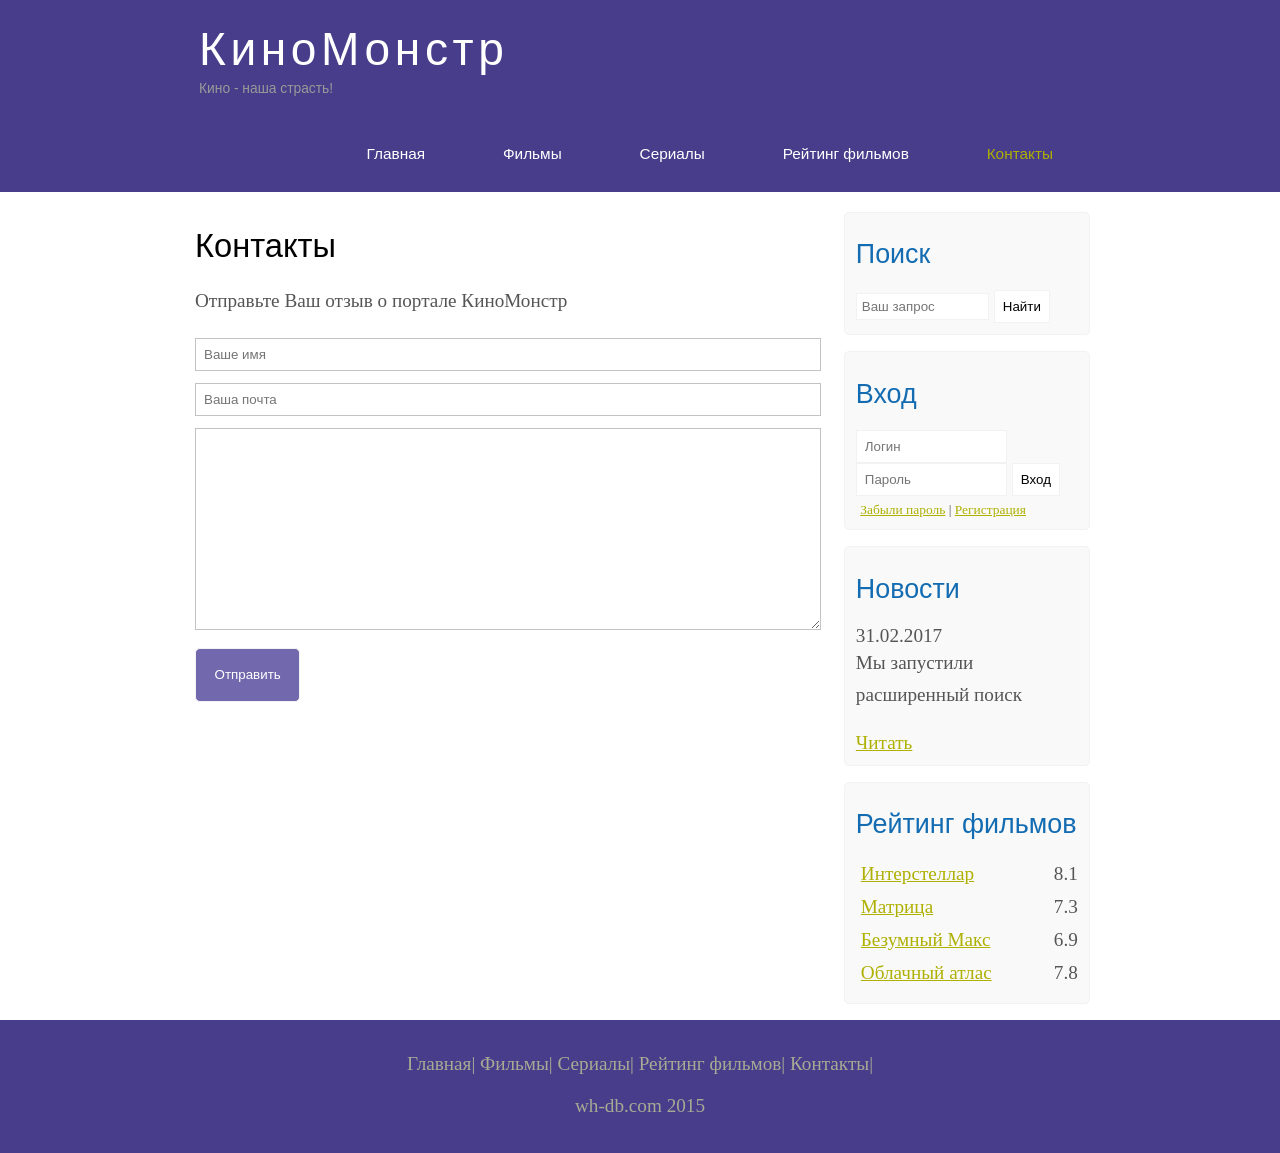
<file: testsite/contacts.html>
<!DOCTYPE html>
<html lang="ru">
<head>
	<meta charset="UTF-8">
	<title>Киномонстр</title>
	<meta name="description" content="Киномонстр-это портал о кино">
	<meta name="keywords" content="фильмы, фильмы онлайн">
	<link rel="stylesheet" href="css/style.css">
</head>
<body>
	<header class="clearfix">
		<div class="container">
			<div class="logo">
				<div class="logo_text">
					<h1><a href="index.html">КиноМонстр</a></h1>
					<h2>Кино - наша страсть!</h2>
				</div>
			</div>

			<div class="menubar">
				<ul class="menu">
					<li><a href="index.html">Главная</a></li>
					<li><a href="films.html">Фильмы</a></li>
					<li><a href="#">Сериалы</a></li>
					<li><a href="raiting.html">Рейтинг фильмов</a></li>
					<li class="selected"><a href="#">Контакты</a></li>
				</ul>
			</div>
		</div>
	</header>

	<main class="clearfix">
		<div class="container">
			<aside>
				<div class="sidebar">
					<h2>Поиск</h2>
					<form method="post" action="#" id="search_form">
						<input type="search" name="search_field" placeholder="Ваш запрос">
						<input type="submit" class="btn" value="Найти">
					</form>
				</div>

				<div class="sidebar">
					<h2>Вход</h2>
					<form method="post" action="#" id="login">
						<input type="text" name="login_field" placeholder="Логин">
						<input type="password" name="password_field" placeholder="Пароль">
						<input type="submit" class="btn" value="Вход">
						<div class="lables_passreg_text">
							<span><a href="#">Забыли пароль</a></span> | 
							<span><a href="#">Регистрация</a></span>
						</div>
					</form>
				</div>

				<div class="sidebar">
					<h2>Новости</h2>
					<span>31.02.2017</span>
					<p>Мы запустили расширенный поиск</p>
					<a href="#">Читать</a>
				</div>

				<div class="sidebar">
					<h2>Рейтинг фильмов</h2>
					<ul>
						<li><a href="#">Интерстеллар</a><span class="rating_sidebar">8.1</span></li>
						<li><a href="#">Матрица</a><span class="rating_sidebar">7.3</span></li>
						<li><a href="#">Безумный Макс</a><span class="rating_sidebar">6.9</span></li>
						<li><a href="#">Облачный атлас</a><span class="rating_sidebar">7.8</span></li>
					</ul>
				</div>
			</aside>

			<div class="content">
				<h1>Контакты</h1>
				<p>Отправьте Ваш отзыв о портале КиноМонстр</p>

				<div class="contacts">
					<form method="post" action="#" id="site_raiting">
						<input type="text" name="review_name" placeholder="Ваше имя">
						<input type="text" name="review_mail" placeholder="Ваша почта">
						<textarea name="review_comment"></textarea>
						<input type="submit" value="Отправить">
					</form>
				</div>

			</div>
		</div>
	</main>
	<footer>
			<div class="container">
				<p>
					<a href="#">Главная</a>|
					<a href="#">Фильмы</a>|
					<a href="#">Сериалы</a>|
					<a href="#">Рейтинг фильмов</a>|
					<a href="#">Контакты</a>|
				</p>
				<p>wh-db.com 2015</p>
			</div>
	</footer>
</body>
</html>
</file>
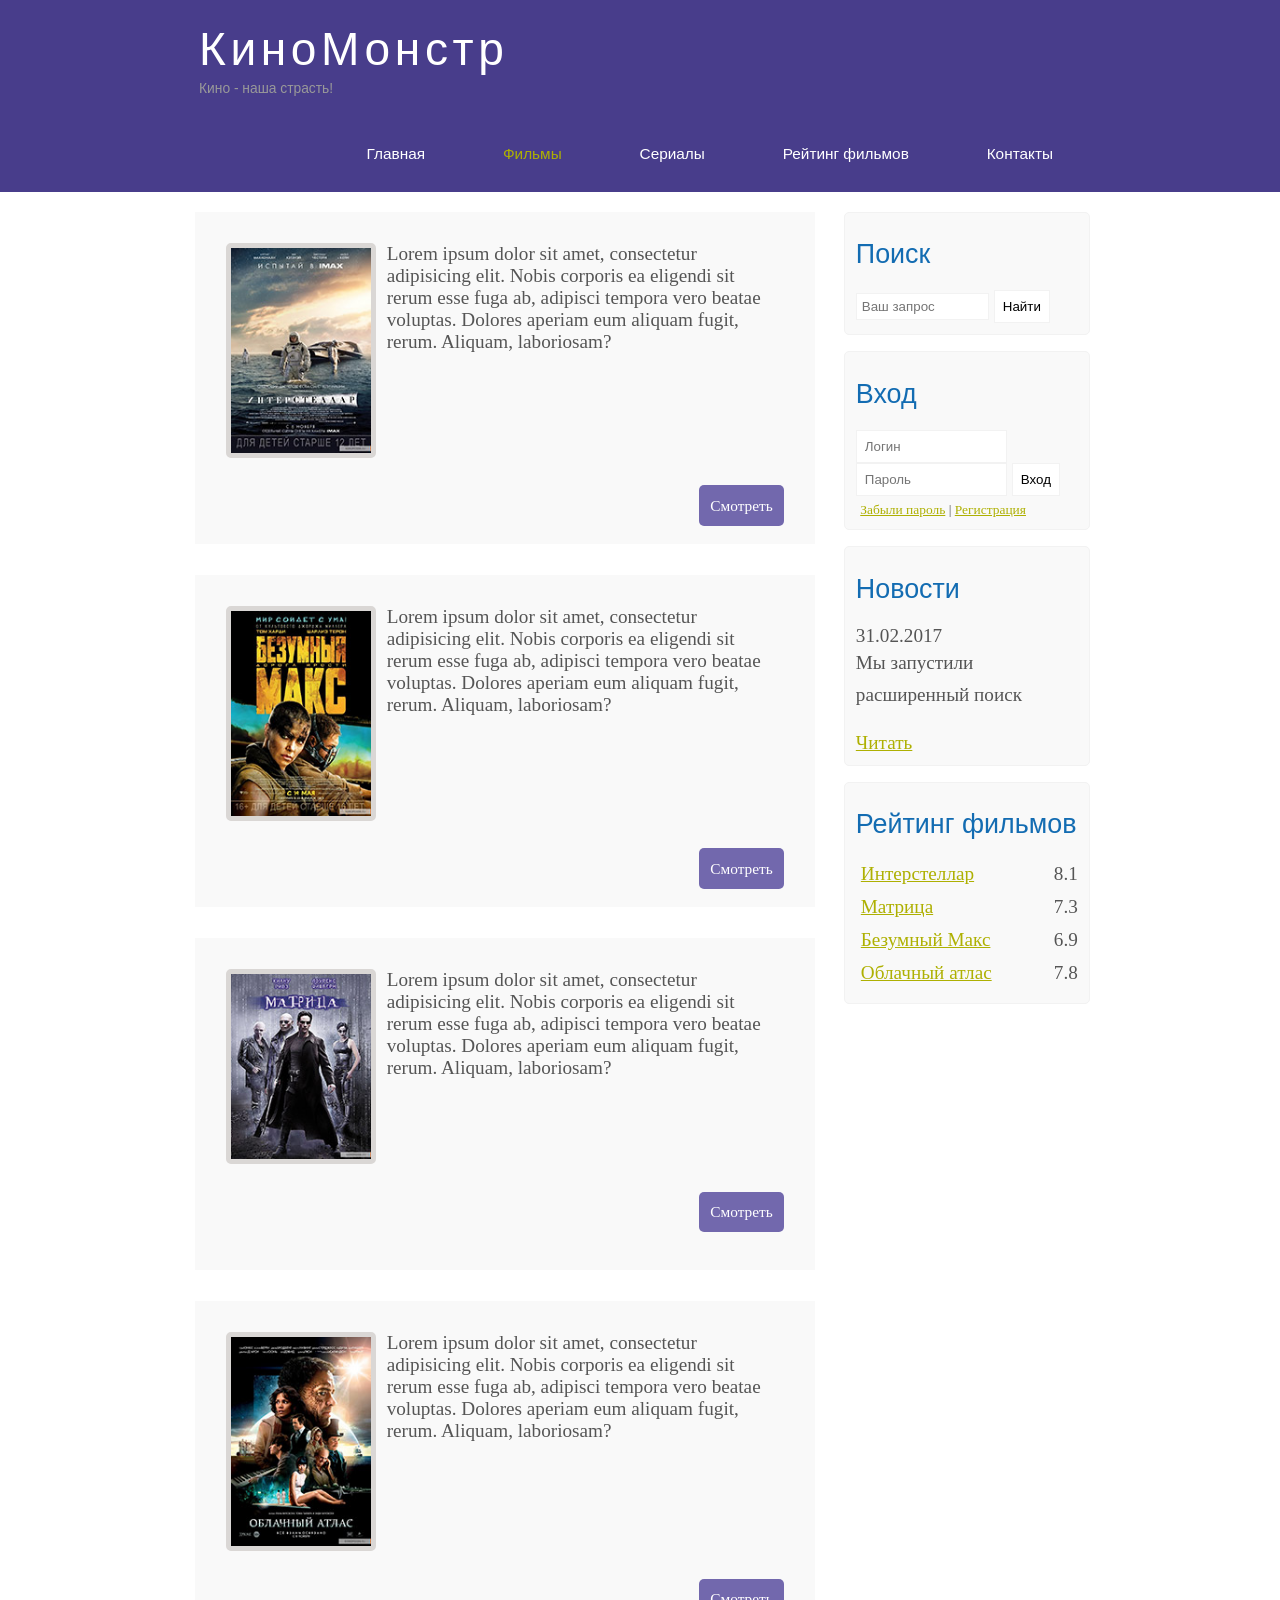
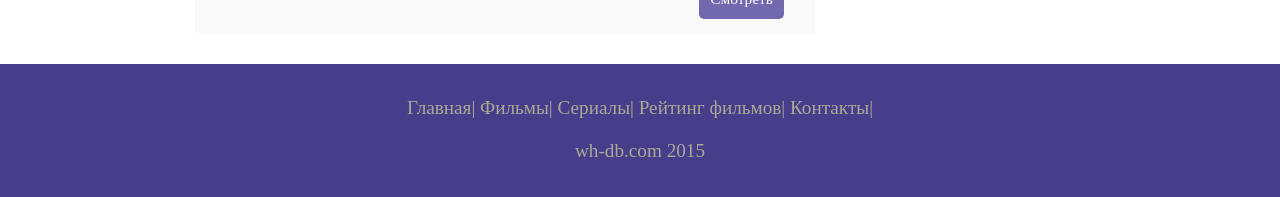
<file: testsite/films.html>
<!DOCTYPE html>
<html lang="ru">
<head>
	<meta charset="UTF-8">
	<title>Киномонстр</title>
	<meta name="description" content="Киномонстр-это портал о кино">
	<meta name="keywords" content="фильмы, фильмы онлайн">
	<link rel="stylesheet" href="css/style.css">
</head>
<body>
	<header class="clearfix">
		<div class="container">
			<div class="logo">
				<div class="logo_text">
					<h1><a href="index.html">КиноМонстр</a></h1>
					<h2>Кино - наша страсть!</h2>
				</div>
			</div>

			<div class="menubar">
				<ul class="menu">
					<li><a href="index.html">Главная</a></li>
					<li class="selected"><a href="#">Фильмы</a></li>
					<li><a href="#">Сериалы</a></li>
					<li><a href="raiting.html">Рейтинг фильмов</a></li>
					<li><a href="contacts.html">Контакты</a></li>
				</ul>
			</div>
		</div>
	</header>

	<main class="clearfix">
		<div class="container">
			<aside>
				<div class="sidebar">
					<h2>Поиск</h2>
					<form method="post" action="#" id="search_form">
						<input type="search" name="search_field" placeholder="Ваш запрос">
						<input type="submit" class="btn" value="Найти">
					</form>
				</div>

				<div class="sidebar">
					<h2>Вход</h2>
					<form method="post" action="#" id="login">
						<input type="text" name="login_field" placeholder="Логин">
						<input type="password" name="password_field" placeholder="Пароль">
						<input type="submit" class="btn" value="Вход">
						<div class="lables_passreg_text">
							<span><a href="#">Забыли пароль</a></span> | 
							<span><a href="#">Регистрация</a></span>
						</div>
					</form>
				</div>

				<div class="sidebar">
					<h2>Новости</h2>
					<span>31.02.2017</span>
					<p>Мы запустили расширенный поиск</p>
					<a href="#">Читать</a>
				</div>

				<div class="sidebar">
					<h2>Рейтинг фильмов</h2>
					<ul>
						<li><a href="#">Интерстеллар</a><span class="rating_sidebar">8.1</span></li>
						<li><a href="#">Матрица</a><span class="rating_sidebar">7.3</span></li>
						<li><a href="#">Безумный Макс</a><span class="rating_sidebar">6.9</span></li>
						<li><a href="#">Облачный атлас</a><span class="rating_sidebar">7.8</span></li>
					</ul>
				</div>
			</aside>

			<div class="content">
				<div class="info_film">
					<img src="img/inter1.jpg" alt="">
					Lorem ipsum dolor sit amet, consectetur adipisicing elit. Nobis corporis ea eligendi sit rerum esse fuga ab, adipisci tempora vero beatae voluptas. Dolores aperiam eum aliquam fugit, rerum. Aliquam, laboriosam?

					<div class="button"><a href="show.html">Смотреть</a></div>

				</div>

				<div class="info_film">
					<img src="img/max1.jpg" alt="">
					Lorem ipsum dolor sit amet, consectetur adipisicing elit. Nobis corporis ea eligendi sit rerum esse fuga ab, adipisci tempora vero beatae voluptas. Dolores aperiam eum aliquam fugit, rerum. Aliquam, laboriosam?

					<div class="button"><a href="#">Смотреть</a></div>

				</div>

				<div class="info_film">
					<img src="img/matrix1.jpg" alt="">
					Lorem ipsum dolor sit amet, consectetur adipisicing elit. Nobis corporis ea eligendi sit rerum esse fuga ab, adipisci tempora vero beatae voluptas. Dolores aperiam eum aliquam fugit, rerum. Aliquam, laboriosam?

					<div class="button"><a href="#">Смотреть</a></div>

				</div>

				<div class="info_film">
					<img src="img/clouds1.jpg" alt="">
					Lorem ipsum dolor sit amet, consectetur adipisicing elit. Nobis corporis ea eligendi sit rerum esse fuga ab, adipisci tempora vero beatae voluptas. Dolores aperiam eum aliquam fugit, rerum. Aliquam, laboriosam?

					<div class="button"><a href="#">Смотреть</a></div>

				</div>
			</div>
		</div>
	</main>
	<footer>
			<div class="container">
				<p>
					<a href="#">Главная</a>|
					<a href="#">Фильмы</a>|
					<a href="#">Сериалы</a>|
					<a href="#">Рейтинг фильмов</a>|
					<a href="#">Контакты</a>|
				</p>
				<p>wh-db.com 2015</p>
			</div>
	</footer>
</body>
</html>
</file>
<file: bstest/css/fonts.css>
/* font-family: "RobotoRegular"; */
@font-face {
	font-family: "RobotoRegular";
	src: url("../fonts/RobotoRegular/RobotoRegular.eot");
	src: url("../fonts/RobotoRegular/RobotoRegular.eot?#iefix")format("embedded-opentype"),
	url("../fonts/RobotoRegular/RobotoRegular.woff") format("woff"),
	url("../fonts/RobotoRegular/RobotoRegular.ttf") format("truetype");
	font-style: normal;
	font-weight: normal;
}
/* font-family: "RobotoLight"; */
@font-face {
	font-family: "RobotoLight";
	src: url("../fonts/RobotoLight/RobotoLight.eot");
	src: url("../fonts/RobotoLight/RobotoLight.eot?#iefix")format("embedded-opentype"),
	url("../fonts/RobotoLight/RobotoLight.woff") format("woff"),
	url("../fonts/RobotoLight/RobotoLight.ttf") format("truetype");
	font-style: normal;
	font-weight: normal;
}
/* font-family: "RobotoMedium"; */
@font-face {
	font-family: "RobotoMedium";
	src: url("../fonts/RobotoMedium/RobotoMedium.eot");
	src: url("../fonts/RobotoMedium/RobotoMedium.eot?#iefix")format("embedded-opentype"),
	url("../fonts/RobotoMedium/RobotoMedium.woff") format("woff"),
	url("../fonts/RobotoMedium/RobotoMedium.ttf") format("truetype");
	font-style: normal;
	font-weight: normal;
}
/* font-family: "RobotoBold"; */
@font-face {
	font-family: "RobotoBold";
	src: url("../fonts/RobotoBold/RobotoBold.eot");
	src: url("../fonts/RobotoBold/RobotoBold.eot?#iefix")format("embedded-opentype"),
	url("../fonts/RobotoBold/RobotoBold.woff") format("woff"),
	url("../fonts/RobotoBold/RobotoBold.ttf") format("truetype");
	font-style: normal;
	font-weight: normal;
}
</file>
<file: bstest/css/main.css>
*::-webkit-input-placeholder {
	color: #666;
	opacity: 1;
}
*:-moz-placeholder {
	color: #666;
	opacity: 1;
}
*::-moz-placeholder {
	color: #666;
	opacity: 1;
}
*:-ms-input-placeholder {
	color: #666;
	opacity: 1;
}

body input:focus:required:invalid,
body textarea:focus:required:invalid {
	
}
body input:required:valid,
body textarea:required:valid {
	
}
body {
	font-family: 'Open Sans',"RobotoRegular", sans-serif;
	font-size: 16px;
	font-style: italic;
}
h2 {
	font-size: 2em;
}
.main-header{
	background-color: #000;
}
.color {
	background-color: yellow;
}
.gray {
	background-color: #b12424;
}
.logo img{
	padding-top: 15px;
    padding-left: 10px;
}

.main_nav ul {
	padding: 0;
	margin: 0;
	float: right; 
	margin-top: 30px;
	margin-right: 20px;

	list-style-type: none;
}

.main_nav li {
	display: inline-block;
}

.main_nav li a {
	display: block;
	padding: 0 15px;

	color: #fff;
	font-size: 13px;
	font-family: "RobotoRegular", sans-serif;
	font-style: normal;
}

.main_nav li a:hover {
	background-color: grey;
}

.button {
	background-color: transparent;
	border: none;
}

.button .fa {
	font-size: 25px;
	color: #fff;
}

.main_title  {
	position: relative;

	margin-top: 100px;
	margin-bottom: 230px;
}

.main_title h1,
.main_title p {
	margin: 0;
}

.main_title p {
	font-size: 10px;
	font-style: normal;
}
.main_title img {
	position: absolute;
	left: 32%;
	top: 160px;
}

.main_content {
	margin-bottom: 20px;
}

.main_content h2,
.main_content p,
.contacts_block h2,
.contacts_block p {
	margin: 0;
}

.main_content p,
.contacts_block p {
	font-size: 11px;
}
.contacts_block p {
	margin-bottom: 20px;
}

.contacts_block {
	background-color: #000;
	color: #fff;
}

.copyright {
	margin-bottom: 10px;

	text-align: right;
}
.copyright span {
	padding-right: 5px;

	font-size: 8px;
	font-style: normal;
}
.copyright a {
	font-size: 8px;
	font-style: normal;
	text-decoration: underline;
	color: blue;
}
</file>
<file: bstest/css/media.css>
/*==========  Desktop First Method  ==========*/

/* Large Devices, Wide Screens */
@media only screen and (max-width : 1200px) {

}

/* Medium Devices, Desktops */
@media only screen and (max-width : 992px) {
	.main_nav ul{
		float: none;
		margin: 20px 0;

		text-align: center;
	}

	.logo,
	.main_title {
		text-align: center;
	}

	.main_title {
		margin-top: 25px;
		margin-bottom: 20px;
	}

	.main_title img {
		position: static;

		margin-top: 35px;
		width: 100%;
	}

	.center {
		text-align: center;
	}

}

/* Small Devices, Tablets */
@media only screen and (max-width : 768px) {
	.main_nav ul {
		display: none;
		margin: 0;
	}

	.main_nav ul li {
		display: block;

		text-align: left;

		border-bottom: 1px solid black;
	}

	.main_nav ul li:first-child {
		border-top: 1px solid black;
	}

	.main_nav li a{
		padding: 5px;
		padding-left: 30px;
	}

	.main_nav {
		margin-bottom: 10px;

		background-color: #b12424;
	}

	.copyright {
		text-align: center;
	}
}

/* Extra Small Devices, Phones */
@media only screen and (max-width : 480px) {

}

/* Custom, iPhone Retina */
@media only screen and (max-width : 320px) {

}


/*==========  Mobile First Method  ==========*/

/* Custom, iPhone Retina */
@media only screen and (min-width : 320px) {

}

/* Extra Small Devices, Phones */
@media only screen and (min-width : 480px) {
	
}

/* Small Devices, Tablets */
@media only screen and (min-width : 768px) {
	.main_nav ul{
		display: block !important; 
	}
}

/* Medium Devices, Desktops */
@media only screen and (min-width : 992px) {
	
}

 /* Large Devices, Wide Screens */
@media only screen and (min-width : 1200px) {
	
}
</file>
<file: nerd/css/fonts.css>
/* font-family: "RobotoRegular"; */
@font-face {
	font-family: "RobotoRegular";
	src: url("../fonts/RobotoRegular/RobotoRegular.eot");
	src: url("../fonts/RobotoRegular/RobotoRegular.eot?#iefix")format("embedded-opentype"),
	url("../fonts/RobotoRegular/RobotoRegular.woff") format("woff"),
	url("../fonts/RobotoRegular/RobotoRegular.ttf") format("truetype");
	font-style: normal;
	font-weight: normal;
}
/* font-family: "RobotoLight"; */
@font-face {
	font-family: "RobotoLight";
	src: url("../fonts/RobotoLight/RobotoLight.eot");
	src: url("../fonts/RobotoLight/RobotoLight.eot?#iefix")format("embedded-opentype"),
	url("../fonts/RobotoLight/RobotoLight.woff") format("woff"),
	url("../fonts/RobotoLight/RobotoLight.ttf") format("truetype");
	font-style: normal;
	font-weight: normal;
}
/* font-family: "RobotoMedium"; */
@font-face {
	font-family: "RobotoMedium";
	src: url("../fonts/RobotoMedium/RobotoMedium.eot");
	src: url("../fonts/RobotoMedium/RobotoMedium.eot?#iefix")format("embedded-opentype"),
	url("../fonts/RobotoMedium/RobotoMedium.woff") format("woff"),
	url("../fonts/RobotoMedium/RobotoMedium.ttf") format("truetype");
	font-style: normal;
	font-weight: normal;
}
/* font-family: "RobotoBold"; */
@font-face {
	font-family: "RobotoBold";
	src: url("../fonts/RobotoBold/RobotoBold.eot");
	src: url("../fonts/RobotoBold/RobotoBold.eot?#iefix")format("embedded-opentype"),
	url("../fonts/RobotoBold/RobotoBold.woff") format("woff"),
	url("../fonts/RobotoBold/RobotoBold.ttf") format("truetype");
	font-style: normal;
	font-weight: normal;
}
</file>
<file: nerd/css/main.css>
*::-webkit-input-placeholder {
	color: #666;
	opacity: 1;
}
*:-moz-placeholder {
	color: #666;
	opacity: 1;
}
*::-moz-placeholder {
	color: #666;
	opacity: 1;
}
*:-ms-input-placeholder {
	color: #666;
	opacity: 1;
}

body input:focus:required:invalid,
body textarea:focus:required:invalid {
	
}
body input:required:valid,
body textarea:required:valid {
	
}
body {
	min-width: 320px;
	
	font-family: "RobotoRegular", sans-serif;
	font-size: 16px;
	line-height: 24px;
	color: #000;
}

h1 {
	font-size: 24px;
	line-height: 30px;
	font-weight: bold;
	text-transform: uppercase;
}

h2{
	line-height: 30px;
	font-size: 18px;
	text-transform: uppercase;
	font-weight: bold;
}

h3 {
	font-size: 36px;
	font-weight: bold;
	line-height: 36px;
	padding: 0;
	margin: 0;
}

header {
	padding-top: 50px;

	background-color: #eeeeee;
}

.logo {
	display: block;
	width: 160px;
	height: 65px;
}

.logo:hover img {
	opacity: 0.8;
}

.logo:active img {
	opacity: 0.3;
}

.main_nav button {
	outline: none;
	border: none;

	background-color: transparent;
}

.main_nav {
	text-align: center;
}

.main_nav ul {
	margin: 0;
	padding: 0;

	font-size: 0;

	list-style: none;
}

.main_nav li{
	display: inline-block;
	font-size: 16px;
	
}

.main_nav a,
.basket {
	position: relative;

	display: block;
	margin: 24px;
	margin-bottom: 0;

	font-family: "RobotoMedium"; 
	line-height: 30px;
	color: #000;
	text-transform: uppercase;
}

.main_nav a:hover,
.basket:hover {
	color: #fb565a;
}

.main_nav a:active {
	color: #000;
	opacity: 0.3;
}

.active:after {
	position: absolute;
	bottom: -14px;
	left: 1px;

	content: "";
	display: block;

	width: 100%;
	height: 2px;
	background-color: #fb565a;
}

.basket {
	float: right;
	margin-right: 0;
	margin-left: 0;
	padding-left: 41px;
}
.basket:before {
	content: "";
	display: block;
	position: absolute;
	left: 1px;
	top: 8px;

	width: 15px;
	height: 15px;
	background: url(../img/sprites.png) no-repeat 0 -4px ;
}

.basket:active { 
	color: #a6a6a6;
}

.slider {
	position: relative;

	width: 1160px;
	height: 430px;
	padding-top: 75px;
	padding-bottom: 80px;
}

.toggle {
	position: absolute;
	left: 50%;
	bottom: 96px;

	margin-left: -100px;
	height: 18px;
	width: 200px;

	text-align: center;
	font-size: 0;
}

.toggle i {
	display: inline-block;
	width: 18px;
	height: 18px;
	margin-left: 8px;
	margin-right: 8px;

	background-color: #fff;
	border-radius: 50%;
}

.toggle i.check {
	background:#fff url(../img/active-toggle.png) no-repeat 50% 50%;
}

.slider_content .title {
	margin-bottom: 28px;

	font-family: "RobotoMedium";
	font-size: 55px;
	line-height: 55px;
}

.slider_content p {
	margin-bottom: 40px;

	line-height: 24px;
}

.slider_content .btn {
	display: inline-block;
	height: 50px;
	width: 240px;

	text-align: center;
	line-height: 50px;
	text-transform: uppercase;
	color: #fff;

	border-radius: 2px;
	background-color: #fb565a;
}

.slider_content .btn:hover {
	background-color: #e74246;
}

.slider_content .btn:active {
	background-color: #d7373b;
	color: #e37376;
	box-shadow: 0px 3px 0px 0px rgba(0, 0, 0, 0.1) inset; 
}

.slider {
	display: none;
}

.slider:nth-child(1) {
	display: block;
}

.slider:nth-child(1) {
	background: url(../img/slide1.png) no-repeat;
	background-position: 431px 100%; 
}
.slider:nth-child(2) {
	background: url(../img/slide2.png) no-repeat;
	background-position: 495px 100%;
}
.slider:nth-child(3) {
	background: url(../img/slide3.png) no-repeat;
	background-position: 400px 100%;
}

.cards {
	padding-top: 80px;
	padding-bottom: 80px;
	width: 300px;
}

.card_img {
	margin-bottom: 25px;
}

.cards p {
	color: #283136;
	margin-bottom: 32px;
}

.cards .c_btn {
	display: inline-block;
	width: 160px;
	height: 50px;

	text-align: center;
	text-transform: uppercase;
	color: #fff;
	line-height: 50px;

	background-color: #000;
	border-radius: 3px;
}

.cards .red {
	background-color: #fb565a;
}
.cards .red:hover {
	background-color: #e74246;
}
.cards .red:active {
	background-color: #d7373b;
	color: #e37376;
	box-shadow: 0px 3px 0px 0px rgba(0, 0, 0, 0.1) inset; 
}
.cards .green {
	background-color: #00ca74;
}
.cards .green:hover {
	background-color: #00bc6c;
}
.cards .green:active {
	background-color: #00aa62;
	color: #4dc491;
	box-shadow: 0px 3px 0px 0px rgba(0, 0, 0, 0.1) inset; 
}

.cards .yellow {
	background-color: #efc84a;
}
.cards .yellow:hover {
	background-color: #eab534;
}
.cards .yellow:active {
	background-color: #e5a722;
	color: #edc265;
	box-shadow: 0px 3px 0px 0px rgba(0, 0, 0, 0.1) inset; 
}

.line:after {
	content: "";
	display: block;
	width: 100%;
	height: 2px;

	background-color: #eeeeee;
}

.about_company {
	padding-top: 72px;
	padding-bottom: 80px;
}

.about_company .title {
	font-size: 45px;
	line-height: 45px;
	margin-bottom: 35px;
}

.about_company p {
	margin-bottom: 38px;

	color: #283136;
}

.about_company .working,
.features .features_title {
	font-family: "RobotoBold";
	text-transform: uppercase;
}

.about_company ul {
	list-style: none;
	margin: 0;
	padding: 0;
}

.about_company li {
	position: relative;

	padding-left: 36px;
	padding-top: 24px;

	color: #283136;
}

.about_company li:before {
	position: absolute;
	left: 1px;
	bottom: 10px;

	display: block;
	content: "";
	width: 25px;
	height: 2px;

	background-color: #fb565a;
}

.features {
	padding-top: 40px;
}

.features img {
	margin-bottom: 35px;
}

.features ul {
	margin: 0;
	padding: 0;
	list-style: none;
}

.features .features_title {
	text-align: center;
	padding-bottom: 42px;
}

.features li {
	display: inline-block;
	padding-right: 14px;
	padding-bottom: 20px;

	line-height: 18px;
	color: #283136;
}

.features li span {
	display: block;

	font-size: 45px;
	font-weight: bold;
	line-height: 45px;
}

.partners {
	position: relative;

	height: 180px;
	text-align: center;
	line-height: 180px;
}

.partners:after {
	content: "";
	position: absolute;
	top: 64px;
	right: -21px;

	display: block;
	width: 2px;
	height: 52px;

	background-color: #eeeeee;
}

.row .col-md-3:nth-child(4) .partners:after{
	display: none;
}

.partners a {
	opacity: 0.2;
	vertical-align: middle;
}

.partners a:hover {
	opacity: 1;
}

.partners a:active{
	opacity: 0.1;
}

.map {
	margin-top: 74px;
	width: 100%;
	height: 416px; 

	background: #fff url(../img/map.jpg) no-repeat;
}

.contacts {
	margin-top: 54px;
	width: 320px;
	padding: 49px;

	background-color: #fff;
}

.contacts h2 {
	margin: 0;
}

.contacts p {
	line-height: 18px;
	color: #666666;
}

.contacts .btn {
	margin-top: 20px;
	display: inline-block;
	height: 50px;
	width: 220px;

	text-align: center;
	line-height: 50px;
	text-transform: uppercase;
	color: #fff;

	border: none;
	border-radius: 2px;
	background-color: #fb565a;
	outline: none;
}

footer {
	min-height: 217px;
}

.social {
	padding-top: 69px;

	font-size: 0;
}

.social a {
	display: inline-block;
	width: 78px;
	height: 78px;
	margin-right: 12px;

	font-size: 16px;

	border-radius: 50%;
	background-color: #e1e1e1;
}

.social a:hover {
	background-color: #e74246;
}

.social a:active {
	background-color: #d7373b;
}

.social .vk {
	background:#e1e1e1 url(../img/sprites/vk.png) no-repeat 27px 32px;
}

.social .fb {
	background:#e1e1e1 url(../img/sprites/fb.png) no-repeat 35px 28px;
}

.social .inst {
	background:#e1e1e1 url(../img/sprites/insta.png) no-repeat 30px 29px;
}

.social_description h3{
	padding-top: 74px;
	margin-bottom: 9px;
}

.social_description p {
	padding: 0;
	margin: 0;
	margin-bottom: 9px;
}
</file>
<file: nerd/css/media.css>
/*==========  Desktop First Method  ==========*/

/* Large Devices, Wide Screens */
@media only screen and (max-width : 1200px) {


	.slider {
		width: 100%;
		height: auto;

		padding-bottom: 20px;
	}

	.slider {
		background-position: right !important;
		-webkit-background-size: 50% !important;
		background-size: 50% !important;
	}

	.toggle {
		bottom: 10px;
	}
}

/* Medium Devices, Desktops */
@media only screen and (max-width : 992px) {

	.slider_content {
		width: 50%;

		font-size: 1em;
	}
	.slider_content .title {
		font-size: 1.6em;
		line-height: 1.2em;
	}

	.cards {
		padding-bottom: 60px;
		padding-top: 60px;
	}

	.features {
		text-align: center;
	}

	.row .col-md-3:nth-child(2n) .partners:after {
	display: none;
	}

	.contacts {
		margin: 54px auto 0;
	}
	
	.social_description,
	.social {
		text-align: center;
	}

	.social_description h3 {
		font-size: 1.7em;
	}

	.social {
		padding-top: 20px;
	}

}

/* Small Devices, Tablets */
@media only screen and (max-width : 768px) {
	header {
		padding-top: 20px;
	}

	.logo {
		margin: 0 auto 20px;

	}

	.basket {
		margin-top: 0;
	}
	
	.main_nav ul {
		display: none;
		margin-left: 35px;
		width: 100px;
	}
	
	.main_nav ul li {
		display: block;
		text-align: left;
	}

	.main_nav ul li a{
		margin: 0;
		padding: 5px;
		padding-top: 0;
	}
	
	.main_nav button {
		float: left;

		font-size: 20px;
	}
	

	.slider {
		background-image:none !important;
		background-color: pink ;

		padding-bottom: 40px;
		margin-bottom: 20px;

	}
	
	.slider_content {
		width: 100%;

		text-align: center;
	}
	.slider_content .btn {
		width: 180px ;
	}
	.toggle {
		bottom: 2%;
	}

	.cards {
		margin: 0 auto;

		text-align: center;
	}

	.about_company .title {
		font-size: 2em;
	}

	.partners img {
		width: 75%;
	}

}

/* Extra Small Devices, Phones */
@media only screen and (max-width : 480px) {
	.features .nerds {
		width: 100%;
	}

	.contacts {
		padding: 20px;
		width: 260px;
	}
	.cards {
		width: 100%;
	}
	.card_img {
		margin: 0 auto;
	}
	.card_img img {
		width: 100%;
	}
}

/* Custom, iPhone Retina */
@media only screen and (max-width : 320px) {
	.contacts,
	.contacts .btn {
		width: 100%;
	}

	.contacts {
		padding: auto;
	}




/*==========  Mobile First Method  ==========*/

/* Custom, iPhone Retina */
@media only screen and (min-width : 320px) {

}

/* Extra Small Devices, Phones */
@media only screen and (min-width : 480px) {

}

/* Small Devices, Tablets */
@media only screen and (min-width : 769px) {
	.main_nav ul {
		display: block !important;
	}
}

/* Medium Devices, Desktops */
@media only screen and (min-width : 992px) {
	
}

 /* Large Devices, Wide Screens */
@media only screen and (min-width : 1200px) {
	
}
</file>
<file: sedona/css/style.css>
body {
	min-width: 1200px;

	font-size: 14px;
	line-height: 21px;
	font-family:'PT Sans', 'Arial' , sans-serif;
	text-transform: uppercase;
	color: #333333;

	background-color: #f2f2f2;
}
h2 {
	font-size: 21px;
	line-height: 26px;
	font-weight: bold;
	color: #000000;
}
.container {
	width: 1200px;
	margin: 0 auto;
	background-color: #ffffff;
	box-shadow: 0px 9px 15px 0px rgba(0, 0, 0, 0.2); 
}
.main-header{
	height: 56px;
}
.index-logo {
	position: relative;
}
.logo {
	display: block;
	width: 138px;
	height: 70px;
	position: absolute;
	left: 50%;
	margin-left: -69px;
}
                                   /* навигация */
.main-nav {
	height: 56px;
}
.main-nav a {
	text-decoration: none;
	color: #000000;
	font-weight: bold;
}
.main-nav a:hover {
	color: #a3c7de;
}
.main-nav a:active {
	color: #b2b2b2;
}
.main-nav .active a {
	color: #766357;
}
.main-nav .active a:hover {
	color: #604e43;
}
.main-nav .active a:active {
	color: #d6d0cc;
}
.main-nav ul {
	margin: 0;
	padding: 0;

	list-style: none;
	font-size: 0;
}
.main-nav li {
	display: inline-block;

	font-size: 14px;
	line-height: 26px;
	vertical-align: top;

	width: 240px;
	padding: 13px 0 17px;
}
.main-nav li:first-child {
	margin-left: 72px;
}
.main-nav li:last-child {
	margin-right: 72px;
}
.main-nav li:nth-child(2) {
	margin-right: 96px;
}
.main-nav .left {
	text-align: left;
}
.main-nav .right {
	text-align: right;
}
                               /* конец навигации */                               
.main-picture {
	height: 432px;
	padding-top: 76px;
	background-color: black;
	background: url(../img/index_white.png) no-repeat bottom,
	 url(../img/index_photo.jpg) no-repeat 0 -56px;
	
}
.one {
	width: 458px;
	height: 352px;
	margin: 0 auto;
}
.clearfix::after {
	content: "";
	display: table;
	clear: both;
}
.title {
	 
	background-color: #ffffff;
	text-align: center;
}
.title b {
	display: block;
	margin: 60px auto 30px;
	

	color: black;
	font-weight: bold;
	font-size: 21px;
	line-height: 26px;

	width: 440px;
}
.title p {
	margin-bottom: 53px;
}
.causes-sec-1 {
	min-height: 256px;
	background: #81b3d2 url(../img/content_photo1.jpg) no-repeat 400px -78px;
}
.causes-blue {
	width: 400px;
	background-color: #81b3d2;
	min-height: 206px;
	color: white;
	text-align: center;
	padding-bottom: 29px;
}
.causes-blue h2 {
	margin-top: 54px;
	margin-bottom: 23px;

	color: inherit;
	line-height: 21px;
}
.causes-blue p {
	padding: 0 48px 21px;
	margin: 0;
}
.causes1 {
	float: left;
}
.causes-sec-2 {
	min-height: 256px;
	background: #81b3d2 url(../img/content_photo2.jpg) no-repeat 0 -76px;
}
.causes2 {
	float: right;
}

.recommendations-sec {
	min-height: 330px;
}
.recommendations h2 {
	margin: 158px auto 21px;
}
.recommendations p {
	padding: 0 55px;
	margin-bottom: 0;
}
.recommendations {
	width: 400px;
	text-align: center;
	padding-bottom: 83px;
}
.recommendations-1 {
	float: left;
	background:url(../img/house.png) no-repeat 50% 60px;
}
.recommendations-2 {
	float: left;
	background:url(../img/burger.png) no-repeat 50% 61px;
}
.recommendations-3 {
	float: right;
	background:url(../img/present.png) no-repeat 50% 56px;	
}

.causes-sec-3-4-5 {
	min-height: 256px;
	background-color: #eeeeee;
}
.causes {
	width: 400px;
	min-height: 216px;
	text-align: center;
	padding-bottom: 40px;
}
.causes h2 {
	margin: 46px 0 17px;
	padding:0 140px;

	line-height: 21px;
}
.causes p {
	
	padding: 7px 65px 0;	
}
.causes-1 {
	float: left;
}
.causes-2 {
	float: left;
}
.causes-3 {
	float: right;
}
							/* блок поиска*/							
.seach-block-title{
	min-height: 236px;
	background-color: #ffffff;
	position: relative;
	text-align: center;
}
.seach-block b {
	display: block;

	font-size: 30px;
	line-height: 26px;
	margin-top: 55px;
	margin-bottom: 28px;
}
.seach-block p {
	margin: 0 380px;
	
	line-height: 24px;
}
.seach-field {
	width: 568px;
	position: absolute;
	top: 150px;
	left: 316px;
}
.seach-field .btn {
	width: 100%;

	display: inline-block;
	padding: 30px 0;

	background-color: #766357;
	border: none;
  	outline: none;
  	cursor: pointer;

	color: white;
	line-height: 26px;
	font-size: 21px;
	text-align: center;
	font-weight: bold;
	font-family: inherit;
	text-transform: uppercase;
}
.seach-field .btn:hover {
	background-color: #604e43;
}
.seach-field .btn:active {
	background-color: #503e33;
	color: #857871;
}
.map-container {
	height: 593px;
	background-color: #cbdda9;
	background: url(../img/map.jpg) no-repeat;
	
}
.footer-item {
	min-height: 120px;
	width: 400px;
	text-align: center;
}
.footer-visitsedona {
	float: left;
}
.footer-visitsedona a {
	text-decoration: none;
	font-family: inherit;
	font-weight: bold;
	color: black;
	line-height: 26px;
	font-size: 21px;

	display: inline-block;
	margin: 45px 0;
}
.footer-visitsedona a:hover {
	color: #81b3d2;
}
.footer-visitsedona a:active {
	color: #b2b2b2;
}
.social-btn {
	display: inline-block;
	margin: 36px 3px;

	width: 46px;
	height: 48px;
	
	background: #81b3d2 url(../img/spritesheet.png) no-repeat center;

	text-decoration: none;
}
.social-btn:hover {
	background-color: #669ec0;
}
.social-btn-tw:active {
	background-position: -399px -248px;
	background-color: #5496bd;
}
.social-btn-fb:active {
	background-position: -326px -166px; 
	background-color: #5496bd;
}
.social-btn-yt:active {
	background-position: -17px -400px; 
	background-color: #5496bd;
}
.social-btn-tw {
	background-position: -399px -173px;
}
.social-btn-fb {
	background-position: -326px -87px; 
}
.social-btn-yt {
	background-position: -372px -324px; 
}
.footer-social {
	float: left;

	font-size: 0;
	vertical-align: top;
}
.footer-copyright {
	float: right;
}
.footer-copyright span {
	line-height: 26px;

	padding: 45px 0;
	padding-right: 5px;

	display: inline-block;
}
.footer-copyright a {
	text-decoration: none;

	display: inline-block;
	width: 113px;
	height: 39px;
	vertical-align: middle;
	background: url(../img/html-academy_logo.png) no-repeat;
}
.footer-copyright a:hover {
	background: url(../img/html-academy_logo_hvr.png) no-repeat;
}
.footer-copyright a:active {
	background: url(../img/html-academy_logo.png) no-repeat;
	opacity: 0.4;
}
.main-footer {
	position: relative;
}
.container-f {
	background-color: rgba(253, 253, 253, 0.9);
	position: absolute;
	bottom: 0px;
}
									/* sedona hotels */
.main-catalog-picture {
	height: 217px;
	background: #ffffff url(../img/catalog_photo.jpg) no-repeat 0 -56px;
}
.seach-form {
	width: 1056px;
	margin: 0 auto;

	color: white;
}
.seach-form h2 {
	font-weight: bold;
	font-size: 16px;
	line-height: 21px;
	font-family: inherit;
	color: white;
	margin-top: 26px;
	margin-bottom: 25px;
}
.field {
	border: none;
	padding: 0;
	margin: 0;
}
.field-1,
.field-2  {
	float: left;
	width: 240px;
}
.field-1 label,
.field-2 label {
	display:inline-block;
	float: left;	
	margin-bottom: 18px;
	margin-right: 50px;
	font-size: 0px;
	vertical-align: top;
}
.seach-form input[type="checkbox"] {
	display: none;
}
.seach-form span {
	padding-left: 14px;
	font-size: 14px;
	line-height: 21px;
}
.seach-form span:before {
	content: "";
	display:block;
	width: 26px;
	height: 22px;
	float: left;

	vertical-align: middle;
	background: url(../img/spritesheet.png) no-repeat -31px -182px;

	cursor: pointer;
}
.seach-form input[type="checkbox"]:checked + span:before {
	background: url(../img/spritesheet.png) no-repeat -113px -182px;
}
.seach-form fieldset:disabled span:before {
	opacity: 0.4;
}
.seach-form input[type="checkbox"]:disabled + span:before {
	opacity: 0.4;
}
.field-2 {
	margin-left: 15px;
}
.filter-range h2 {
	margin-bottom: 11px;

	font-family: inherit;
	font-size: 16px;
	font-weight: bold;
	line-height: 21px;
	color: white;
}
.filter-range {
	float: right;
	width: 328px;
}
.price-controls {
	position: relative;

	height: 32px;
	margin-left: 10px;
	margin-bottom: 20px;

	font-size: 0;	

	border: 2px solid white;
	border-radius: 2px;
}
.price-controls:after {
	content: "";
	position: absolute;
	left: 50%;
	top:50%;

	width: 2px;
	height: 22px;

	background: white;
	transform: translateY(-50%);
}
.price-controls label {
	display: inline-block;

	font-size: 14px;
	line-height: 29px;
	vertical-align: top;

	cursor: pointer;
}
.price-controls input {
	width: 50px;
	margin: 0;

	color: inherit;
	font: inherit;

	background: none;
	outline: none;
	border: none;
}
.price-controls .min-price,
.price-controls .max-price {
  	width: 90px;
  	padding-left: 65px;
}
.range-controls {
	position: relative;

	margin-bottom: 32px;
	margin-left: 10px;
}
.range-controls .scale {
	height: 2px;

	background: rgba(255, 255, 255, 0.3);
}
.range-controls .bar {
	height: 2px;
	width: 80%;

	background: white;
}
.range-handle {
	position: absolute;
	top: -9px;

	width: 4px;
	height: 4px;

	background: #ababab;
	border: 8px solid white;
	border-radius: 50%;
	box-shadow: 0 2px 1px 0 rgba(0, 1, 1, 0.2);
	cursor: pointer;
}
.range-handle:hover {
	background: #1c4f80;
}
.range-handle-min {
	left: 0;
}
.range-handle-max{
	left: 80%;
}
.btn-transparent {
	display: block;
	margin: 0 auto;
	padding: 5px 31px;

	font-size: 14px;
	line-height: 22px;
	color: white;
	text-transform: uppercase;

	outline: none;
	border: 2px solid white;
	border-radius: 2px;
	background: transparent;
	cursor: pointer;
}
.btn-transparent:hover {
	background: white;
	color: black;
}
.sorting {
	height: 86px;
	border-bottom: 1px solid #f2f2f2;
	padding: 0 72px 0 72px;
}
.resault-section article {
	height: 150px;
	border-bottom: 1px solid #f2f2f2;
	padding: 0 72px 0 72px;
}
.catalog-photo {
	width: 135px;
	float: left;
	margin-right: 30px;
}
.catalog-info {
	width: 363px;
	float: left;
}
.catalog-rating {
	width: 241px;
	float: right;
	text-align: right;
}
.container-f2 {
	background-color: white;
	position: absolute;
	bottom: inherit;
	box-shadow: 0px 9px 15px 0px rgba(0, 0, 0, 0.2);	
}

                                         /* ПОПАП */
.modal-content {
	position: absolute;

	width: 457px;
	padding: 55px 55px 55px 56px;

	background-color: white;
	box-shadow: 0px 7px 15px 0px rgba(0, 0, 0, 0.15); 
}
.form-sec {
	margin-bottom: 29px;
	min-height: 38px;
	position: relative;
}
.form-sec p {
	font-family:inherit;
	font-weight: bold;
	line-height: 26px;
	font-size: 14px;

	margin: 0;
	padding: 5px 0 7px 0;
	float: left;
}
.form-sec p.child {
	padding-left: 47px;

}
.calendar {
	width: 38px;
	height: 38px;
	
	position: absolute;	
	left: 419px;
	
	background: url(../img/spritesheet.png) no-repeat -93px -92px;
}
.calendar:hover {
	background: url(../img/spritesheet.png) no-repeat -255px -92px;
}
.calendar:active {
	background: url(../img/spritesheet.png) no-repeat -174px -92px;
}
.main-seach-form input[type="date"] {
	font-family:inherit;
	font-weight: bold;
	line-height: 26px;
	font-size: 14px;
	
	width: 291px;
	float: right;
	padding: 5px 40px 7px 15px;

	outline: none;
	border: none;
	background-color: #f2f2f2;
}
.main-seach-form input[type="date"]:hover {
	background-color: #ebebeb;
}
.main-seach-form input[type="date"]:active {
	background-color: white;
	box-shadow: inset 0 0 0 2px #e5e5e5;
}
.form-sec-person {
	width: 225px;
}
.main-counter {
	width: 114px;
	min-height: 38px;
	float: right;
}
.counter {
	width: 38px;
	height: 38px;
	background-color: #f2f2f2;
}
.counter-minus {
	float: left;
	background: #f2f2f2 url(../img/spritesheet.png) no-repeat -185px -240px;
}
.counter-minus:hover {
	background: #f2f2f2 url(../img/spritesheet.png) no-repeat -329px -240px;
}
.counter-minus:active {
	background: #f2f2f2 url(../img/spritesheet.png) no-repeat -257px -240px;
}
.counter-plus {	
	float: right;
	background: #f2f2f2 url(../img/spritesheet.png) no-repeat -17px -307px;
}
.counter-plus:hover {	
	background: #f2f2f2 url(../img/spritesheet.png) no-repeat -159px -307px;
}
.counter-plus:active {	
	background: #f2f2f2 url(../img/spritesheet.png) no-repeat -88px -307px;
}
.main-seach-form input[type="number"] {
	font-family:inherit;
	font-weight: bold;
	line-height: 26px;
	font-size: 14px;

	float: right;
	width: 23px;
	padding: 6px 0 6px 15px;

	outline: none;
	border: none;
	background-color: #f2f2f2;
}

input[type="number"]::-webkit-outer-spin-button,
input[type="number"]::-webkit-inner-spin-button {
-webkit-appearance: none;
margin: 0;
}
input[type="number"] {
-moz-appearance: textfield;
}
input[type=number]::-webkit-inner-spin-button,
input[type=number]::-webkit-outer-spin-button {
-webkit-appearance: none;
margin: 0;
}
.form-sec-person-1 {
	float: left;
}
.form-sec-person-2 {
	float: right;
}
.main-seach-form input[type="submit"] {
	font-family:inherit;
	font-weight: bold;
	line-height: 26px;
	font-size: 21px;
	color: white;
	text-transform: inherit;

	width: 100%;
	padding: 16px 0 16px;
	margin-top: 26px;

	outline: none;
	border: none;
	cursor: pointer;
	background-color: #81b3d2;
}
.main-seach-form input[type="submit"]:hover {
	background-color: #669ec0;
}
.main-seach-form input[type="submit"]:active {
	background-color: #5496bd;
	color: #88b6d1;
}
</file>
<file: sedona2019/css/style.css>
body {
	font-family: 'PT Sans', 'Arial', sans-serif;
	font-size: 14px;
	line-height: 21px;
	color: #333333;
	text-transform: uppercase;
}

.visually-hidden {
  	position: absolute;
  	clip: rect(0 0 0 0);
  	width: 1px;
  	height: 1px;
  	margin: -1px;
}

.container {
	position: relative;

	width: 1200px;
	margin: 0 auto;

	box-shadow: 0px 5px 15px 0px rgba(0, 0, 0, 0.2);
}

.link {
	color: #000;
}

.link:hover {
	color: #81b3d2;
}

.link:active {
	color: rgba(80, 62, 51, 0.3);
}

.main-nav {
	position: relative;

	margin: 0;
	padding: 0;
	min-height: 56px;

	font-size: 14px;
	line-height: 26px;
	font-weight: bold;

	list-style: none;
}

.main-nav .logo {
	position: absolute;

	margin-left: calc(50% - 69px);

	font-size: 0;
	z-index: 1000;
} 

.main-nav .logo img {
	width: 138px;
	height: 70px;
}

.nav-list {
	display: flex;
	align-items: center;
	min-height: 56px;

	margin: 0;
	padding: 0;

	list-style: none;
}

.nav-list a {
	text-decoration: none;
	color: #000;
}

.nav-list a.active {
	color: #766357;
}

.position-1 {
	margin-left: 71px;
}

.position-2 {
	margin-left: 147px;
}

.position-3 {
	margin-left: auto;
	margin-right: 166px;
}

.position-4 {
	margin-right: 72px;
}

.main-bg {
	display: flex;
	justify-content: center;
	height: 508px;
	
	background: #e1eff6 url(../img/main-bg.jpg) no-repeat;
	background-position: 0 -56px;
}

.main-bg img {
	margin-top: 75px;

	width: 458px;
	height: 352px;
}

.reasons {
	text-align: center;
}

.reasons > b {
	display: inline-block;
	margin-top: 60px;
	margin-bottom: 30px;

	font-size: 21px;
	line-height: 26px;
	font-weight: bold;
	color: #000;
}

.reasons > p {
	margin: 0;
	margin-bottom: 53px;
}

.reasons-list {
	display: flex;
	flex-wrap: wrap;
	margin: 0;
	padding: 0;

	list-style: none;
}

.reasons-list b {
	display: inline-block;
	margin-top: 48px;
	margin-bottom: 24px;

	font-size: 21px;
	line-height: 21px;
	font-weight: bold;
}

.reasons-list p {
	margin: 0;
	margin-bottom: 20px;

	font-size: 14px;
	line-height: 21px;
	font-weight: normal;
}

.width100 {
	width: 100%;
	height: 256px;

	color: #fff;
}

.reason1-bg {
	order: 1;

	background: #81b3d2 url(../img/reason1-bg.jpg) no-repeat;
	background-position: 400px 0;
}

.reason2-bg {
	order: 3;
	display: flex;
	justify-content: flex-end;

	background: #81b3d2 url(../img/reason2-bg.jpg) no-repeat;
	background-position: 0 0;
}

.reason-order2 {
	order: 2;
}

.reason-order4 {
	order: 4;
}

.reason,
.sub-reason {
	padding-right: 42px;
	padding-left: 42px;

	box-sizing: border-box;
	width: 400px;
	height: 256px;

	background-color: #81b3d2;
}

.sub-reason {
	height: 330px;

	background: inherit;
}

.sub-reason b {
	position: relative;

	margin-top: 62px;
	padding-top: 100px;
}

.sub-reason .house::before {
	position: absolute;
	top: -2px;
	left: -4px;

	content: "";

	width: 75px;
	height: 72px;

	background: url(../img/house.svg) no-repeat;
}

.sub-reason .food::before {
	position: absolute;
	top: -1px;
	left: -20px;

	content: "";

	width: 74px;
	height: 70px;

	background: url(../img/food.svg) no-repeat;
}

.sub-reason .present::before {
	position: absolute;
	top: -6px;
	left: 19px;

	content: "";

	width: 64px;
	height: 76px;

	background: url(../img/present.svg) no-repeat;
}

.reason-gray {
	background-color: #eeeeee;
}

.reason-gray b {
	color: #000;
}

.reason-gray p {
	color: inherit;
}

.reserve-sec {
	position: relative;
	padding-top: 52px;

	text-align: center;
}

.reserve-sec > b {
	display: inline-block;
	margin-bottom: 23px;

	font-size: 30px;
	line-height: 36px;
	font-weight: bold;

	color: #000;
}

.reserve-sec > p {
	margin: 0;
	margin-bottom: 46px;

	font-size: 14px;
	line-height: 24px;
	font-weight: normal;
}

.reserve-sec-btn {
	height: 86px;
	width: 568px;
	padding: 0;
	padding-left: 10px;
	padding-right: 10px;

	color: #fff;
	font-size: 21px;
	line-height: 26px;
	font-weight: bold;
	text-transform: uppercase;

	border: none;

	background-color: #766357;
}

.reserve-sec-btn:hover {
	background-color: #604e43;
}

.reserve-sec-btn:active {
	background-color: #503e33;
	color: rgba(255, 255,255, 0.3);
}

.main-map {
	height: 593px;

	background: #fff url(../img/map.jpg) 0 0 no-repeat;
}

.main-footer {
	position: absolute;
	bottom: 0;

	display: flex;
	align-items: center;
	min-height: 120px;
	width: 100%;

	background-color: rgba(255, 255, 255, 0.9);
	/*z-index: 1000;*/
}

.main-footer > div {
	width: 400px;

	text-align: center;
}

.insta {
	font-size: 21px;
	line-height: 26px;
	font-weight: bold;
	color: #000;
	text-decoration: none;
}

.socials-list {
	display: flex;
	justify-content: center;
	margin: 0;
	padding: 0;

	list-style: none;
}

.socials-list li {
	margin-right: 6px;
}

.socials-list a {
	display: block;
	height: 48px;
	width: 46px;

	font-size: 0;

	background-color: #81b3d2;
}

.socials-list .twitter {
	background: #81b3d2 url(../img/twitter.svg) center center no-repeat;
}

.socials-list .facebook {
	background: #81b3d2 url(../img/facebook.svg) center center no-repeat;
}

.socials-list .youtube {
	background: #81b3d2 url(../img/youtube.svg) center center no-repeat;
}


.socials-list a:hover {
	background-color: #669ec0;
}

.socials-list .twitter:active {
	background: #5496bd url(../img/twitter-op.svg) center center no-repeat;
}

.socials-list .facebook:active {
	background: #5496bd url(../img/facebook-op.svg) center center no-repeat;
}

.socials-list .youtube:active {
	background: #5496bd url(../img/youtube-op.svg) center center no-repeat;
}

.promo {
	display: flex;
	justify-content: center;
	align-items: center;
}

.promo span {
	margin-right: 8px;

	font-size: 14px;
	line-height: 26px;
	font-weight: normal;
}

.promo a {
	display: block;

	width: 115px;
	height: 41px;

	font-size: 0;

	background: url(../img/html-logo-black.svg) no-repeat;
}

.promo a:hover {
	background: url(../img/html-logo-blue.svg) no-repeat;
}

.promo a:active {
	background: url(../img/html-logo-grey.svg) no-repeat;
}

.search-popup {
	position: absolute;
	left: calc(50% - 284px);

	box-sizing: border-box;
	padding: 55px;
	width: 568px;
	height: 395px;

	background-color: #fff;
}

.search-hotel {
	display: flex;
	flex-wrap: wrap;
	flex-direction: column;

	font-size: 14px;
	line-height: 26px;
	font-weight: bold;
}

.search-hotel input {
	height: 37px;

	font-size: 14px;
	line-height: 26px;
	font-weight: bold;

	border: none;
	background-color: #f2f2f2;

	outline: none;
}

.search-hotel input:hover {
	background: #ebebeb;
}

.search-hotel input:focus {
	background: #fff;
	border: 2px solid #e5e5e5;

	padding-left: 10px;
}

.search-hotel input::placeholder {
	color: #000;
	text-transform: uppercase;
}

.w100 {
	position: relative;

	display: flex;
	justify-content: space-between;
	align-items: center;
	width: 100%;
}

.w100 input {
	box-sizing: border-box;
	width: 346px;
	padding-left: 12px;
	padding-right: 40px;
}

.calendar {
	position: absolute;
	right: 9px;

	font-size: 0;

	width: 21px;
	height: 22px;

	border: none;
	background: transparent url(../img/calendar.svg) center center no-repeat;
	cursor: pointer;
}

.calendar:hover {
	background: url(../img/calendar-hover.svg);
}

.calendar:active {
	background: url(../img/calendar-active.svg);
}

.adult-label {
	margin-right: 37px;
}

.child-label {
	margin-right: 23px;
}

.search-hotel input[type="number"] {
	box-sizing: border-box;
	width: 112px;
	padding-left: 40px;
	padding-right: 40px;

	text-align: center;
}

.search-hotel .wrapp {
	display: flex;
	justify-content: space-between;
	margin-bottom: 24px;
}

.search-hotel p {
	margin: 0;
	margin-bottom: 30px;
}

input[type=number]::-webkit-inner-spin-button,
input[type=number]::-webkit-outer-spin-button {
	-webkit-appearance: none;
    margin:  0;
}

.wrapp > p {
	position: relative;
}

.plus,
.minus {
	position: absolute;

	font-size: 0;

	background: transparent;
	border: none;
	outline: none;
}

.plus {
	top: 13px;
	right: 11px;

	width: 11px;
	height: 11px;

	background: url(../img/plus.png) center center no-repeat;
}

.plus:hover {
	background: url(../img/plus-hover.png) center center no-repeat;
}

.plus:active {
	background: url(../img/plus-active.png) center center no-repeat;
}

.minus {
	top: 17px;
	right: 86px;

	width: 12px;
	height: 3px;

	background: url(../img/minus.png) center center no-repeat;
}

.minus:hover {
	background: url(../img/minus-hover.png) center center no-repeat;
}

.minus:active {
	background: url(../img/minus-active.png) center center no-repeat;
}

.search-btn {
	width: 100%;
	height: 58px;

	text-transform: uppercase;
	color: #fff;
	font-size: 21px;
	line-height: 26px;
	font-weight: bold;

	border: none;
	background-color: #81b3d2;
}

.search-btn:hover {
	background-color: #669ec0;
}

.search-btn:active {
	color: rgba(255, 255, 255, 0.3);

	background-color: #5496bd;
}

/* Sedona-hotels */

.hotels-footer {
	position: relative;
}

.hotels-filters {
	min-height: 217px;
	padding-right: 72px;
	padding-left: 72px;
	padding-top: 27px;
	box-sizing: border-box;

	background: #7ba7cb url(../img/filter-bg.jpg) center -56px no-repeat;
}

.filters-form {
	display: flex;
}

.filters-form p {
	margin: 0;
	padding-top: 25px;
}

.filters-form fieldset {
	min-width: 256px;
	margin: 0;
	padding: 0;

	font-size: 14px;
	line-height: 21px;
	font-weight: normal;
	color: #fff;

	border: none;
}

.filters-form legend {
	font-weight: bold;
	font-size: 16px;
	line-height: 21px;
}

.filters-form input[type="checkbox"] {
	display: none;
}

.filters-form input[type="checkbox"]:checked + label::before {
	background: url(../img/checkbox-on.svg) no-repeat;
}

.filters-form input[type="checkbox"]:disabled + .infrastructure label::before {
	background: url(../img/checkbox-off-dis.svg) no-repeat;
}

.filters-form input[type="checkbox"][checked]:disabled + .infrastructure label::before {
	background: url(../img/checkbox-on-dis.svg) no-repeat;
}

.infrastructure label,
.housing-type label {
	position: relative;
	padding-left: 39px;

	cursor: pointer;
}

.infrastructure label::before,
.housing-type label::before {
	position: absolute;
	top: -3px;
	left: 0;

	content: "";

	width: 27px;
	height: 23px;

	background: url(../img/checkbox-off.svg) no-repeat;
}

.hotel-price legend {
	margin-bottom: 10px;
}

.range-wrapp {
	margin-left: auto;
	display: flex;
	flex-direction: column;
}

.range-border {
	position: relative;

	width: 318px;
	box-sizing: border-box;
	padding-top: 5px;
	padding-bottom: 5px;
	margin-bottom: 20px;

	border: 2px solid #fff;
	border-radius: 3px;
}

.range-border::after {
	position: absolute;
	left: 50%;

	height: 22px;
	width: 2px;

	background-color: #fff;

	content: "";
} 

.range-border input {
	width: 65px;

	color: #fff;

	background-color: transparent;
	border: none;
	outline: none;
}

.range-border input::placeholder {
	color: #fff;
}

.firstprice-label {
	margin-left: 65px;
	margin-right: 55px;
}

.price-range {
	position: relative;

	width: 318px;
	height: 2px;
	margin: 0 auto;
	margin-bottom: 32px;

	background-color: rgba(255, 255, 255, 0.3);
}

.range-toggle {
	position: absolute;
	top: -10px;

	width: 22px;
	height: 24px;

	background: transparent url(../img/filter-button.svg) center center no-repeat;
	cursor: pointer;
}

.range-toggle:hover {
	width: 22px;
	height: 24px;


	background: url(../img/filter-button-hover.svg) center center no-repeat;
}

.choose-range {
	height: 100%;
	width: 225px;

	background-color: #fff;
}

.range-toggle-left {
	left: -1px;
}

.range-toggle-right {
	left: 220px;
}

.filters-form-btn {
	width: 138px;
	height: 37px;
	align-self: center;

	color: #fff;
	font-size: 14px;
	line-height: 21px;
	font-weight: normal;
	text-transform: uppercase;
	
	background-color: transparent;
	border: 2px solid #fff;
	border-radius: 3px;
}

.filters-form-btn:hover {
	color: #000;

	background: #fff;
}

.results-sort-block {
	position: relative;

	padding-right: 72px;
	padding-left: 72px;
	display: flex;
	min-height: 87px;
	align-items: center;
}

.valid-hotels-list > li {
	position: relative;
}

.results-sort-block::after,
.valid-hotels-list li::after {
	position: absolute;
	left: 0;
	bottom: 0;

	width: 100%;
	height: 1px;

	background-color: #e5e5e5;

	content: "";
}

.hotels-search-result {
	margin-right: 50px;

	font-size: 21px;
	font-weight: bold;
	line-height: 26px;
	color: #000;
}

.sort-by-type-list {
	margin: 0;
	padding: 0;
	display: flex;

	font-size: 12px;
	line-height: 18px;
	font-weight: normal;

	list-style: none;
}

.sort-by-type-list span {
	margin-right: 40px;

	color: #000;
}

.sort-by-type-list li {
	margin-right: 30px;
}

.sort-by-type-list a {
	color: rgba(0, 0, 0, 0.3);
	text-decoration-style: dotted;
	text-decoration-color: #81b3d2;
}

.sort-by-type-list a:hover {
	color: #81b3d2;
}

.sort-by-type-list a:active {
	color: #000;
}

.sort-by-type-list a.active {
	color: #81b3d2;
	text-decoration: none;
}

.sort-by-price-list {
	margin: 0;
	margin-left: auto;
	padding: 0;
	display: flex;

	font-size: 0;

	list-style: none;
}

.sort-by-price-list li {
	margin-left: 10px;
}

.sort-by-price-list button {
	width: 11px;
	height: 10px;

	border: none;
	cursor: pointer;
	outline: none;
}

.sort-by-price-list .arrow-up {
	background: url(../img/arrow-up.svg) center center no-repeat;
}

.sort-by-price-list .arrow-up:hover {
	background: url(../img/arrow-up-hover.svg) center center no-repeat;
}

.sort-by-price-list .arrow-up:active {
	background: url(../img/arrow-up-active.svg) center center no-repeat;
}

.sort-by-price-list .arrow-up.active {
	background: url(../img/arrow-up-active.svg) center center no-repeat;
}

.sort-by-price-list .arrow-down {
	background: url(../img/arrow-down.svg) center center no-repeat;
}

.sort-by-price-list .arrow-down:hover {
	background: url(../img/arrow-down-hover.svg) center center no-repeat;
}

.sort-by-price-list .arrow-down:active {
	background: url(../img/arrow-down-active.svg) center center no-repeat;
}

.sort-by-price-list .arrow-down.active {
	background: url(../img/arrow-down-active.svg) center center no-repeat;
}

.valid-hotels-list {
	margin: 0;
	padding: 0;

	list-style: none;
}

.hotel-card {
	display: flex;
	padding: 30px 72px;
	height: 150px;
	box-sizing: border-box;
}

.hotel-card img {
	width: 135px;
	height: 90px;
	margin-right: 30px;
}

.hotel-desc {
	display: flex;
	flex-wrap: wrap;
}

.hotel-desc .wrapp {
	margin-right: 6px;
	display: flex;
	flex-direction: column;
	justify-content: space-between;
}

.hotel-desc h3 {
	margin: 0;
	width: 100%;
}

.hotel-desc h3 a {
	padding: 0;
	font-size: 21px;
	line-height: 26px;
	color: #000;
	font-weight: bold;
}

.hotel-desc h3 a:hover {
	color: #81b3d2;
}

.hotel-desc h3 a:active {
	color: rgba(0, 0, 0, 0.3);
}

.hotel-desc span {
	font-size: 14px;
	line-height: 21px;
	font-weight: normal;
}

.hotel-desc a {
	display: inline-block;
	height: 27px;
	padding-left: 16px;
	padding-right: 16px;

	font-size: 14px;
	line-height: 27px;
	font-weight: bold;
	color: #fff;
	text-decoration: none;
}

.hotel-desc .more-about {
	background-color: #81b3d2;
}

.hotel-desc .more-about:hover {
	background-color: #669ec0;
}

.hotel-desc .more-about:active {
	color: rgba(255, 255, 255, 0.3);

	background-color: #5496bd;
}

.hotel-desc .to-book {
	background-color: #766357;
}

.hotel-desc .to-book:hover {
	background-color: #604e43;
}

.hotel-desc .to-book:active {
	color: rgba(255, 255, 255, 0.3);

	background-color: #503e33;
}

.rating-block {
	display: flex;
	flex-direction: column;
	justify-content: space-between;
	align-items: flex-end;
	margin-left: auto;
}

.rating-stars {
	display: flex;
	margin: 0;
	padding: 0;

	list-style: none;
}

.rating-stars li {
	width: 18px;
	height: 17px;
	margin-left: 6px;

	background: url(../img/rating-star.svg) center center no-repeat;
}

.rating-count {
	height: 27px;
	width: 110px;

	text-align: center;
	color: #666666;
	line-height: 27px;

	background-color: #f2f2f2;
}
</file>
<file: Sedona2019/css/style-pref.css>
body {
	font-family: 'PT Sans', 'Arial', sans-serif;
	font-size: 14px;
	line-height: 21px;
	color: #333333;
	text-transform: uppercase;
}

.visually-hidden {
  	position: absolute;
  	clip: rect(0 0 0 0);
  	width: 1px;
  	height: 1px;
  	margin: -1px;
}

.container {
	position: relative;

	width: 1200px;
	margin: 0 auto;

	-webkit-box-shadow: 0px 5px 15px 0px rgba(0, 0, 0, 0.2);

	        box-shadow: 0px 5px 15px 0px rgba(0, 0, 0, 0.2);
}

.link {
	color: #000;
}

.link:hover {
	color: #81b3d2;
}

.link:active {
	color: rgba(80, 62, 51, 0.3);
}

.main-nav {
	position: relative;

	margin: 0;
	padding: 0;
	min-height: 56px;

	font-size: 14px;
	line-height: 26px;
	font-weight: bold;

	list-style: none;
}

.main-nav .logo {
	position: absolute;

	margin-left: calc(50% - 69px);

	font-size: 0;
	z-index: 1000;
} 

.main-nav .logo img {
	width: 138px;
	height: 70px;
}

.nav-list {
	display: -webkit-box;
	display: -ms-flexbox;
	display: flex;
	-webkit-box-align: center;
	    -ms-flex-align: center;
	        align-items: center;
	min-height: 56px;

	margin: 0;
	padding: 0;

	list-style: none;
}

.nav-list a {
	text-decoration: none;
	color: #000;
}

.nav-list a.active {
	color: #766357;
}

.position-1 {
	margin-left: 71px;
}

.position-2 {
	margin-left: 147px;
}

.position-3 {
	margin-left: auto;
	margin-right: 166px;
}

.position-4 {
	margin-right: 72px;
}

.main-bg {
	display: -webkit-box;
	display: -ms-flexbox;
	display: flex;
	-webkit-box-pack: center;
	    -ms-flex-pack: center;
	        justify-content: center;
	height: 508px;
	
	background: #e1eff6 url(../img/main-bg.jpg) no-repeat;
	background-position: 0 -56px;
}

.main-bg img {
	margin-top: 75px;

	width: 458px;
	height: 352px;
}

.reasons {
	text-align: center;
}

.reasons > b {
	display: inline-block;
	margin-top: 60px;
	margin-bottom: 30px;

	font-size: 21px;
	line-height: 26px;
	font-weight: bold;
	color: #000;
}

.reasons > p {
	margin: 0;
	margin-bottom: 53px;
}

.reasons-list {
	display: -webkit-box;
	display: -ms-flexbox;
	display: flex;
	-ms-flex-wrap: wrap;
	    flex-wrap: wrap;
	margin: 0;
	padding: 0;

	list-style: none;
}

.reasons-list b {
	display: inline-block;
	margin-top: 48px;
	margin-bottom: 24px;

	font-size: 21px;
	line-height: 21px;
	font-weight: bold;
}

.reasons-list p {
	margin: 0;
	margin-bottom: 20px;

	font-size: 14px;
	line-height: 21px;
	font-weight: normal;
}

.width100 {
	width: 100%;
	height: 256px;

	color: #fff;
}

.reason1-bg {
	-webkit-box-ordinal-group: 2;
	    -ms-flex-order: 1;
	        order: 1;

	background: #81b3d2 url(../img/reason1-bg.jpg) no-repeat;
	background-position: 400px 0;
}

.reason2-bg {
	-webkit-box-ordinal-group: 4;
	    -ms-flex-order: 3;
	        order: 3;
	display: -webkit-box;
	display: -ms-flexbox;
	display: flex;
	-webkit-box-pack: end;
	    -ms-flex-pack: end;
	        justify-content: flex-end;

	background: #81b3d2 url(../img/reason2-bg.jpg) no-repeat;
	background-position: 0 0;
}

.reason-order2 {
	-webkit-box-ordinal-group: 3;
	    -ms-flex-order: 2;
	        order: 2;
}

.reason-order4 {
	-webkit-box-ordinal-group: 5;
	    -ms-flex-order: 4;
	        order: 4;
}

.reason,
.sub-reason {
	padding-right: 42px;
	padding-left: 42px;

	-webkit-box-sizing: border-box;

	        box-sizing: border-box;
	width: 400px;
	height: 256px;

	background-color: #81b3d2;
}

.sub-reason {
	height: 330px;

	background: inherit;
}

.sub-reason b {
	position: relative;

	margin-top: 62px;
	padding-top: 100px;
}

.sub-reason .house::before {
	position: absolute;
	top: -2px;
	left: -4px;

	content: "";

	width: 75px;
	height: 72px;

	background: url(../img/house.svg) no-repeat;
}

.sub-reason .food::before {
	position: absolute;
	top: -1px;
	left: -20px;

	content: "";

	width: 74px;
	height: 70px;

	background: url(../img/food.svg) no-repeat;
}

.sub-reason .present::before {
	position: absolute;
	top: -6px;
	left: 19px;

	content: "";

	width: 64px;
	height: 76px;

	background: url(../img/present.svg) no-repeat;
}

.reason-gray {
	background-color: #eeeeee;
}

.reason-gray b {
	color: #000;
}

.reason-gray p {
	color: inherit;
}

.reserve-sec {
	position: relative;
	padding-top: 52px;

	text-align: center;
}

.reserve-sec > b {
	display: inline-block;
	margin-bottom: 23px;

	font-size: 30px;
	line-height: 36px;
	font-weight: bold;

	color: #000;
}

.reserve-sec > p {
	margin: 0;
	margin-bottom: 46px;

	font-size: 14px;
	line-height: 24px;
	font-weight: normal;
}

.reserve-sec-btn {
	height: 86px;
	width: 568px;
	padding: 0;
	padding-left: 10px;
	padding-right: 10px;

	color: #fff;
	font-size: 21px;
	line-height: 26px;
	font-weight: bold;
	text-transform: uppercase;

	border: none;

	background-color: #766357;
}

.reserve-sec-btn:hover {
	background-color: #604e43;
}

.reserve-sec-btn:active {
	background-color: #503e33;
	color: rgba(255, 255,255, 0.3);
}

.main-map {
	height: 593px;

	background: #fff url(../img/map.jpg) 0 0 no-repeat;
}

.main-footer {
	position: absolute;
	bottom: 0;

	display: -webkit-box;

	display: -ms-flexbox;

	display: flex;
	-webkit-box-align: center;
	    -ms-flex-align: center;
	        align-items: center;
	min-height: 120px;
	width: 100%;

	background-color: rgba(255, 255, 255, 0.9);
	/*z-index: 1000;*/
}

.main-footer > div {
	width: 400px;

	text-align: center;
}

.insta {
	font-size: 21px;
	line-height: 26px;
	font-weight: bold;
	color: #000;
	text-decoration: none;
}

.socials-list {
	display: -webkit-box;
	display: -ms-flexbox;
	display: flex;
	-webkit-box-pack: center;
	    -ms-flex-pack: center;
	        justify-content: center;
	margin: 0;
	padding: 0;

	list-style: none;
}

.socials-list li {
	margin-right: 6px;
}

.socials-list a {
	display: block;
	height: 48px;
	width: 46px;

	font-size: 0;

	background-color: #81b3d2;
}

.socials-list .twitter {
	background: #81b3d2 url(../img/twitter.svg) center center no-repeat;
}

.socials-list .facebook {
	background: #81b3d2 url(../img/facebook.svg) center center no-repeat;
}

.socials-list .youtube {
	background: #81b3d2 url(../img/youtube.svg) center center no-repeat;
}


.socials-list a:hover {
	background-color: #669ec0;
}

.socials-list .twitter:active {
	background: #5496bd url(../img/twitter-op.svg) center center no-repeat;
}

.socials-list .facebook:active {
	background: #5496bd url(../img/facebook-op.svg) center center no-repeat;
}

.socials-list .youtube:active {
	background: #5496bd url(../img/youtube-op.svg) center center no-repeat;
}

.promo {
	display: -webkit-box;
	display: -ms-flexbox;
	display: flex;
	-webkit-box-pack: center;
	    -ms-flex-pack: center;
	        justify-content: center;
	-webkit-box-align: center;
	    -ms-flex-align: center;
	        align-items: center;
}

.promo span {
	margin-right: 8px;

	font-size: 14px;
	line-height: 26px;
	font-weight: normal;
}

.promo a {
	display: block;

	width: 115px;
	height: 41px;

	font-size: 0;

	background: url(../img/html-logo-black.svg) no-repeat;
}

.promo a:hover {
	background: url(../img/html-logo-blue.svg) no-repeat;
}

.promo a:active {
	background: url(../img/html-logo-grey.svg) no-repeat;
}

.search-popup {
	position: absolute;
	left: calc(50% - 284px);

	-webkit-box-sizing: border-box;

	        box-sizing: border-box;
	padding: 55px;
	width: 568px;
	height: 395px;

	background-color: #fff;
}

.search-hotel {
	display: -webkit-box;
	display: -ms-flexbox;
	display: flex;
	-ms-flex-wrap: wrap;
	    flex-wrap: wrap;
	-webkit-box-orient: vertical;
	-webkit-box-direction: normal;
	    -ms-flex-direction: column;
	        flex-direction: column;

	font-size: 14px;
	line-height: 26px;
	font-weight: bold;
}

.search-hotel input {
	height: 37px;

	font-size: 14px;
	line-height: 26px;
	font-weight: bold;

	border: none;
	background-color: #f2f2f2;

	outline: none;
}

.search-hotel input:hover {
	background: #ebebeb;
}

.search-hotel input:focus {
	background: #fff;
	border: 2px solid #e5e5e5;

	padding-left: 10px;
}

.search-hotel input::-webkit-input-placeholder {
	color: #000;
	text-transform: uppercase;
}

.search-hotel input:-ms-input-placeholder {
	color: #000;
	text-transform: uppercase;
}

.search-hotel input::-ms-input-placeholder {
	color: #000;
	text-transform: uppercase;
}

.search-hotel input::placeholder {
	color: #000;
	text-transform: uppercase;
}

.w100 {
	position: relative;

	display: -webkit-box;

	display: -ms-flexbox;

	display: flex;
	-webkit-box-pack: justify;
	    -ms-flex-pack: justify;
	        justify-content: space-between;
	-webkit-box-align: center;
	    -ms-flex-align: center;
	        align-items: center;
	width: 100%;
}

.w100 input {
	-webkit-box-sizing: border-box;
	        box-sizing: border-box;
	width: 346px;
	padding-left: 12px;
	padding-right: 40px;
}

.calendar {
	position: absolute;
	right: 9px;

	font-size: 0;

	width: 21px;
	height: 22px;

	border: none;
	background: transparent url(../img/calendar.svg) center center no-repeat;
	cursor: pointer;
}

.calendar:hover {
	background: url(../img/calendar-hover.svg);
}

.calendar:active {
	background: url(../img/calendar-active.svg);
}

.adult-label {
	margin-right: 37px;
}

.child-label {
	margin-right: 23px;
}

.search-hotel input[type="number"] {
	-webkit-box-sizing: border-box;
	        box-sizing: border-box;
	width: 112px;
	padding-left: 40px;
	padding-right: 40px;

	text-align: center;
}

.search-hotel .wrapp {
	display: -webkit-box;
	display: -ms-flexbox;
	display: flex;
	-webkit-box-pack: justify;
	    -ms-flex-pack: justify;
	        justify-content: space-between;
	margin-bottom: 24px;
}

.search-hotel p {
	margin: 0;
	margin-bottom: 30px;
}

input[type=number]::-webkit-inner-spin-button,
input[type=number]::-webkit-outer-spin-button {
	-webkit-appearance: none;
    margin:  0;
}

.wrapp > p {
	position: relative;
}

.plus,
.minus {
	position: absolute;

	font-size: 0;

	background: transparent;
	border: none;
	outline: none;
}

.plus {
	top: 13px;
	right: 11px;

	width: 11px;
	height: 11px;

	background: url(../img/plus.png) center center no-repeat;
}

.plus:hover {
	background: url(../img/plus-hover.png) center center no-repeat;
}

.plus:active {
	background: url(../img/plus-active.png) center center no-repeat;
}

.minus {
	top: 17px;
	right: 86px;

	width: 12px;
	height: 3px;

	background: url(../img/minus.png) center center no-repeat;
}

.minus:hover {
	background: url(../img/minus-hover.png) center center no-repeat;
}

.minus:active {
	background: url(../img/minus-active.png) center center no-repeat;
}

.search-btn {
	width: 100%;
	height: 58px;

	text-transform: uppercase;
	color: #fff;
	font-size: 21px;
	line-height: 26px;
	font-weight: bold;

	border: none;
	background-color: #81b3d2;
}

.search-btn:hover {
	background-color: #669ec0;
}

.search-btn:active {
	color: rgba(255, 255, 255, 0.3);

	background-color: #5496bd;
}

/* Sedona-hotels */

.hotels-footer {
	position: relative;
}

.hotels-filters {
	min-height: 217px;
	padding-right: 72px;
	padding-left: 72px;
	padding-top: 27px;
	-webkit-box-sizing: border-box;
	        box-sizing: border-box;

	background: #7ba7cb url(../img/filter-bg.jpg) center -56px no-repeat;
}

.filters-form {
	display: -webkit-box;
	display: -ms-flexbox;
	display: flex;
}

.filters-form p {
	margin: 0;
	padding-top: 25px;
}

.filters-form fieldset {
	min-width: 256px;
	margin: 0;
	padding: 0;

	font-size: 14px;
	line-height: 21px;
	font-weight: normal;
	color: #fff;

	border: none;
}

.filters-form legend {
	font-weight: bold;
	font-size: 16px;
	line-height: 21px;
}

.filters-form input[type="checkbox"] {
	display: none;
}

.filters-form input[type="checkbox"]:checked + label::before {
	background: url(../img/checkbox-on.svg) no-repeat;
}

.filters-form input[type="checkbox"]:disabled + .infrastructure label::before {
	background: url(../img/checkbox-off-dis.svg) no-repeat;
}

.filters-form input[type="checkbox"][checked]:disabled + .infrastructure label::before {
	background: url(../img/checkbox-on-dis.svg) no-repeat;
}

.infrastructure label,
.housing-type label {
	position: relative;
	padding-left: 39px;

	cursor: pointer;
}

.infrastructure label::before,
.housing-type label::before {
	position: absolute;
	top: -3px;
	left: 0;

	content: "";

	width: 27px;
	height: 23px;

	background: url(../img/checkbox-off.svg) no-repeat;
}

.hotel-price legend {
	margin-bottom: 10px;
}

.range-wrapp {
	margin-left: auto;
	display: -webkit-box;
	display: -ms-flexbox;
	display: flex;
	-webkit-box-orient: vertical;
	-webkit-box-direction: normal;
	    -ms-flex-direction: column;
	        flex-direction: column;
}

.range-border {
	position: relative;

	width: 318px;
	-webkit-box-sizing: border-box;
	        box-sizing: border-box;
	padding-top: 5px;
	padding-bottom: 5px;
	margin-bottom: 20px;

	border: 2px solid #fff;
	border-radius: 3px;
}

.range-border::after {
	position: absolute;
	left: 50%;

	height: 22px;
	width: 2px;

	background-color: #fff;

	content: "";
} 

.range-border input {
	width: 65px;

	color: #fff;

	background-color: transparent;
	border: none;
	outline: none;
}

.range-border input::-webkit-input-placeholder {
	color: #fff;
}

.range-border input:-ms-input-placeholder {
	color: #fff;
}

.range-border input::-ms-input-placeholder {
	color: #fff;
}

.range-border input::placeholder {
	color: #fff;
}

.firstprice-label {
	margin-left: 65px;
	margin-right: 55px;
}

.price-range {
	position: relative;

	width: 318px;
	height: 2px;
	margin: 0 auto;
	margin-bottom: 32px;

	background-color: rgba(255, 255, 255, 0.3);
}

.range-toggle {
	position: absolute;
	top: -10px;

	width: 22px;
	height: 24px;

	background: transparent url(../img/filter-button.svg) center center no-repeat;
	cursor: pointer;
}

.range-toggle:hover {
	width: 22px;
	height: 24px;


	background: url(../img/filter-button-hover.svg) center center no-repeat;
}

.choose-range {
	height: 100%;
	width: 225px;

	background-color: #fff;
}

.range-toggle-left {
	left: -1px;
}

.range-toggle-right {
	left: 220px;
}

.filters-form-btn {
	width: 138px;
	height: 37px;
	-ms-flex-item-align: center;
	    -ms-grid-row-align: center;
	    align-self: center;

	color: #fff;
	font-size: 14px;
	line-height: 21px;
	font-weight: normal;
	text-transform: uppercase;
	
	background-color: transparent;
	border: 2px solid #fff;
	border-radius: 3px;
}

.filters-form-btn:hover {
	color: #000;

	background: #fff;
}

.results-sort-block {
	position: relative;

	padding-right: 72px;
	padding-left: 72px;
	display: -webkit-box;
	display: -ms-flexbox;
	display: flex;
	min-height: 87px;
	-webkit-box-align: center;
	    -ms-flex-align: center;
	        align-items: center;
}

.valid-hotels-list > li {
	position: relative;
}

.results-sort-block::after,
.valid-hotels-list li::after {
	position: absolute;
	left: 0;
	bottom: 0;

	width: 100%;
	height: 1px;

	background-color: #e5e5e5;

	content: "";
}

.hotels-search-result {
	margin-right: 50px;

	font-size: 21px;
	font-weight: bold;
	line-height: 26px;
	color: #000;
}

.sort-by-type-list {
	margin: 0;
	padding: 0;
	display: -webkit-box;
	display: -ms-flexbox;
	display: flex;

	font-size: 12px;
	line-height: 18px;
	font-weight: normal;

	list-style: none;
}

.sort-by-type-list span {
	margin-right: 40px;

	color: #000;
}

.sort-by-type-list li {
	margin-right: 30px;
}

.sort-by-type-list a {
	color: rgba(0, 0, 0, 0.3);
	-webkit-text-decoration-style: dotted;
	        text-decoration-style: dotted;
	-webkit-text-decoration-color: #81b3d2;
	        text-decoration-color: #81b3d2;
}

.sort-by-type-list a:hover {
	color: #81b3d2;
}

.sort-by-type-list a:active {
	color: #000;
}

.sort-by-type-list a.active {
	color: #81b3d2;
	text-decoration: none;
}

.sort-by-price-list {
	margin: 0;
	margin-left: auto;
	padding: 0;
	display: -webkit-box;
	display: -ms-flexbox;
	display: flex;

	font-size: 0;

	list-style: none;
}

.sort-by-price-list li {
	margin-left: 10px;
}

.sort-by-price-list button {
	width: 11px;
	height: 10px;

	border: none;
	cursor: pointer;
	outline: none;
}

.sort-by-price-list .arrow-up {
	background: url(../img/arrow-up.svg) center center no-repeat;
}

.sort-by-price-list .arrow-up:hover {
	background: url(../img/arrow-up-hover.svg) center center no-repeat;
}

.sort-by-price-list .arrow-up:active {
	background: url(../img/arrow-up-active.svg) center center no-repeat;
}

.sort-by-price-list .arrow-up.active {
	background: url(../img/arrow-up-active.svg) center center no-repeat;
}

.sort-by-price-list .arrow-down {
	background: url(../img/arrow-down.svg) center center no-repeat;
}

.sort-by-price-list .arrow-down:hover {
	background: url(../img/arrow-down-hover.svg) center center no-repeat;
}

.sort-by-price-list .arrow-down:active {
	background: url(../img/arrow-down-active.svg) center center no-repeat;
}

.sort-by-price-list .arrow-down.active {
	background: url(../img/arrow-down-active.svg) center center no-repeat;
}

.valid-hotels-list {
	margin: 0;
	padding: 0;

	list-style: none;
}

.hotel-card {
	display: -webkit-box;
	display: -ms-flexbox;
	display: flex;
	padding: 30px 72px;
	height: 150px;
	-webkit-box-sizing: border-box;
	        box-sizing: border-box;
}

.hotel-card img {
	width: 135px;
	height: 90px;
	margin-right: 30px;
}

.hotel-desc {
	display: -webkit-box;
	display: -ms-flexbox;
	display: flex;
	-ms-flex-wrap: wrap;
	    flex-wrap: wrap;
}

.hotel-desc .wrapp {
	margin-right: 6px;
	display: -webkit-box;
	display: -ms-flexbox;
	display: flex;
	-webkit-box-orient: vertical;
	-webkit-box-direction: normal;
	    -ms-flex-direction: column;
	        flex-direction: column;
	-webkit-box-pack: justify;
	    -ms-flex-pack: justify;
	        justify-content: space-between;
}

.hotel-desc h3 {
	margin: 0;
	width: 100%;
}

.hotel-desc h3 a {
	padding: 0;
	font-size: 21px;
	line-height: 26px;
	color: #000;
	font-weight: bold;
}

.hotel-desc h3 a:hover {
	color: #81b3d2;
}

.hotel-desc h3 a:active {
	color: rgba(0, 0, 0, 0.3);
}

.hotel-desc span {
	font-size: 14px;
	line-height: 21px;
	font-weight: normal;
}

.hotel-desc a {
	display: inline-block;
	height: 27px;
	padding-left: 16px;
	padding-right: 16px;

	font-size: 14px;
	line-height: 27px;
	font-weight: bold;
	color: #fff;
	text-decoration: none;
}

.hotel-desc .more-about {
	background-color: #81b3d2;
}

.hotel-desc .more-about:hover {
	background-color: #669ec0;
}

.hotel-desc .more-about:active {
	color: rgba(255, 255, 255, 0.3);

	background-color: #5496bd;
}

.hotel-desc .to-book {
	background-color: #766357;
}

.hotel-desc .to-book:hover {
	background-color: #604e43;
}

.hotel-desc .to-book:active {
	color: rgba(255, 255, 255, 0.3);

	background-color: #503e33;
}

.rating-block {
	display: -webkit-box;
	display: -ms-flexbox;
	display: flex;
	-webkit-box-orient: vertical;
	-webkit-box-direction: normal;
	    -ms-flex-direction: column;
	        flex-direction: column;
	-webkit-box-pack: justify;
	    -ms-flex-pack: justify;
	        justify-content: space-between;
	-webkit-box-align: end;
	    -ms-flex-align: end;
	        align-items: flex-end;
	margin-left: auto;
}

.rating-stars {
	display: -webkit-box;
	display: -ms-flexbox;
	display: flex;
	margin: 0;
	padding: 0;

	list-style: none;
}

.rating-stars li {
	width: 18px;
	height: 17px;
	margin-left: 6px;

	background: url(../img/rating-star.svg) center center no-repeat;
}

.rating-count {
	height: 27px;
	width: 110px;

	text-align: center;
	color: #666666;
	line-height: 27px;

	background-color: #f2f2f2;
}
</file>
<file: testsite/css/style.css>
* {
	margin: 0;
	padding: 0;
}

body {
	font-size: 1.2em;
	color: #555;

	background-color: #fff;
}

p {
	padding: 0 0 20px 0;

	line-height: 1.7em;
}

h1, h2 {
	margin: 0 0 15px 0;
	padding: 15px 0 5px 0;

	font: normal 170% "century gothic", arial;

	color: #000;
}

h2 {
	font-size: 140%;
}

a, a:hover {
	outline: none;
	text-decoration: underline;
	color: #aeb002;
}

ul {
	margin: 2px 0 22px 17px;
}

ul li {
	margin: 0 0 6px 0;
	padding: 0 0 4px 5px;

	line-height: 1.5em;
}

input[type="search"] {
      -webkit-appearance: none;
    }

input[type="text"], input[type="password"], input[type="search"] {
	 width: 60%;
	 padding: 8px;

	 color: #5d5d5d;
}

input[type="search"] {
	 padding: 5px;
}

input, textarea {
	outline: none;
	border: none;
	border: solid 1px #f2f2f2;
}

hr {
	border: solid 1px #f3f3f3;
}

.clearfix:after {
	content: "";
	display: table;
	clear: both;
}

header {
	min-width: 900px;
	min-height: 177px;

	font-size: 0.8em;

	background: darkslateblue;
}

.container {
	width: 900px;
	margin: 0 auto;
}

.logo {
	width: 880px;
	padding-bottom: 40px;
}

.logo h1, .logo h2 {
	margin: 0 0 0 9px;

	font: normal 300% 'century gothic', arial, sans-serif;
}

.logo_text h1, .logo_text h1 a, .logo_text h1 a:hover{
	padding: 22px 0 0 0;

	text-decoration: none;
	letter-spacing: 0.1em;

	color: #fff;
}

.logo_text h2 {
	padding: 4px 0 0 0;

	font-size: 0.9em;

	color: #999;
}

.menubar {
	width: 900px;
	min-height: 46px;
}

ul.menu {
	float: right;

	list-style: none;
}

ul.menu li {
	display: inline-block;
	padding: 0 0 0 9px;
	margin: 1px 2px 0 0;
}

ul.menu li a {
	display: block;
	height: 20px;
	padding: 6px 35px 5px 28px;

	font: normal 100% 'trebuchet ms', sans-serif;
	color: #fff;
	text-decoration: none;
}

ul.menu li.selected a {
	color: #aeb002;
}

ul.menu li a:hover {
	color: #e4ec04;
}

main {
	margin-top:20px ;

	background-color: #fff;
}

aside {
	float: right;
	width: 224px;
}

.sidebar {
	float: right;
	width: 222px;
	padding: 5%;
	margin: 0 0 16px 0;

	border: solid 1px #f2f2f2;
	border-radius: 5px;
	background-color: #f9f9f9;
}

.btn {
	padding: 8px;

	background-color: #fff;

	cursor: pointer;
}

.sidebar h2 {
	color: #136cb2;
}

.lables_passreg_text {
	margin-top: 3%;
	margin-left: 2%;

	font-size: 0.7em;
}

.sidebar ul {
	margin: 0;

	list-style: none;
}

.sidebar ul li {
	margin: 0;
}

.sidebar .rating_sidebar {
	float: right;
}

.content {
	width: 620px;
	padding: 0 0 0 5px;
	float: left;

	text-align: left;
}

.content a {
	text-decoration: none;
}

.films_block {
	margin-bottom: 5%;
}

.films_block img {

	width: 22%;

	border-radius: 5px;
	border: solid 5px #dad7d5;
}

.posts .posts_content {
	font-size: 0.8em;
}

                                 	/* стили контента страницы show */

.info_film_page {
	margin-top: 2%;
	margin-bottom: 4%;
}

.info_film_page .label {
	font-size: 1.2em;
}

.info_film_page .value {
	margin-right: 3%;

	font-size: 1em;
	color: #49945a;
}

.description_film {
	margin-bottom: 15%;
}

.description_film img {
	float: left;
	margin-right: 2%;

	border-radius: 5px;
	border: solid 5px #dad7d5;
}

.reviews {
	margin-bottom: 4%;

	font-size: 0.9em;
}

.reviews .review_name {
	padding: 1%;

	color: white;

	background-color: #7268ad;
	border-top-left-radius: 5px;
	border-top-right-radius: 5px;
}

.reviews .review_text {
	padding-top: 2%;
	padding-bottom: 2%;
	padding-left: 2%;
}

.send {
	margin-bottom: 4%;
}

.send input[type="text"], textarea {
	border: solid 1px #c3c3c3;
	margin-bottom: 2%;
}

.send input[type="text"] {
	width: 98%
}

.send textarea {
	width: 624px;
	height: 200px;
}

.send input[type="submit"] {
	padding: 3%;

	color: white;

	background-color: #7268ad;
	border-radius: 5px;
}

								/* конец стилей страницы  show */

								/* стили контента страницы contacts */

.contacts input[type="text"], textarea {
	border: solid 1px #c3c3c3;
	margin-bottom: 2%;
}				

.contacts input[type="text"] {
	width: 98%
}		

.contacts textarea {
	width: 624px;
	height: 200px;
}

.contacts input[type="submit"] {
	padding: 3%;

	color: white;

	background-color: #7268ad;
	border-radius: 5px;
}	

								/* Конец стилей страницы contacts */

								/* Начало стилей info_films */

.info_film {
	margin-bottom: 5%;
	padding: 5%;
	min-height: 270px;

	background-color: #f9f9f9;
}

.info_film img {
	float: left;
	margin-right: 2%;
	width: 25%;

	border-radius: 5px;
	border: solid 5px #dad7d5;
}

.button {
	padding: 2%;
	float: right;
	margin-top: 5%;

	font-size: 0.8em;
	color: #fff;
	
	border-radius: 5px;
	background-color: #7268ad;

	clear: both;
}

.button a {
	color: #fff;
}

								/* Конец стилей info_films */

								/* Начало стилей raitings */

table {
	width: 100%;
	border:solid 1px #f4f4f4;
}

td {
	padding: 2%;
	border: solid 1px #f4f4f4;
}

td img {
	width: 60px;

	vertical-align: middle;
}

.center {
	text-align: center;
}

.raiting {
	font-weight: bold;
}

								/* Конец стилей raitings */

footer {
	width: 100%;
	min-width: 900px;
	min-height: 100px;
	padding: 28px 0 5px 0;

	text-align: center;
	color: #a8aa94;

	background-color: darkslateblue;
}

footer a {
	color: #a8aa94;
	text-decoration: none;
}

footer a:hover {
	color: #fff;
	text-decoration: none;
}

footer p {
	padding: 0 0 10px 0;
}
</file>
<file: gllacy2018/gllacy2018-master/css/style.css>
body {
	margin: 0;
	padding: 0;

	font-family: 'Roboto', 'Arial', sans-serif;
	font-size: 16px;
	line-height: 22px;
	color: #323232;

	background-color: #849d8f;
}

a {
	color: #fff;
	text-decoration: none;
}

.visually-hidden {
  position: absolute;
  clip: rect(0 0 0 0);
  width: 1px;
  height: 1px;
  margin: -1px;
}

.link {
	color: #fff;
}

.link:hover,
.link:active {
	color: #ffbc9e;
}

.link-bg {
	color: #323232;
}

.link-bg:hover,
.link-bg:active {
	color: #e84d37;
}

.btn {

	font-size: 18px;
	line-height: 24px;
	font-weight: bold;
	color: #fff;

	border: none;
	background-image: -moz-linear-gradient( 90deg, rgb(231,74,53) 0%, rgb(242,104,67) 100%);
    background-image: -webkit-linear-gradient( 90deg, rgb(231,74,53) 0%, rgb(242,104,67) 100%);
    background-image: -ms-linear-gradient( 90deg, rgb(231,74,53) 0%, rgb(242,104,67) 100%);
    box-shadow: 0px 2px 2px 0px rgba(172, 16, 0, 0.64);
}

.btn:hover {
	border: none;
    background-image: linear-gradient(#f58669,#ec6f5e);
    box-shadow: 0px 2px 2px 0px rgb(172, 16, 0);
}

.btn:active {
	border: none;
	background-image: linear-gradient(#e74a35,#f26843);
	box-shadow: inset 0px 2px 2px 0px rgb(148, 39, 24);
}

header .container {
	display: flex;
	flex-direction: column;
	align-items: center;
}

.container {
	margin: 0 auto;
	width: 1146px;
	padding: 0 27px;

	outline: 1px solid blue;
}

.main-nav {
	margin: 0;
	padding: 0;
	width: 100%;
	min-height: 73px;
	display: flex;
	align-items: center;

	outline: 1px solid #fff;
}


.main-nav ul {
	list-style: none;
}

.main-nav-menu {
	margin: 0;
	padding: 0;
	width: 725px;

	font-size: 16px;
	line-height: 18px;
	font-weight: bold;
}

.main-nav-menu a:hover {
	color: #000;

	background-color: #f7f6f3;
}

.main-nav-menu a:active {
	color: #000;

	background-color: #ededed;
	box-shadow: inset 0px 2px 1px 0px rgba(105, 105, 105, 0.004);
}

.user-menu {
	margin-left: auto;
}

.main-nav-submenu {
	font-size: 14px;
	line-height: 16px;
	font-weight: normal;
}

.main-nav-submenu .news {
	font-weight: bold;
}

.main-nav-submenu a {
	color: #323232;
}

.main-nav-submenu a:hover {
	background-color: #fbded7;
}

.main-nav-submenu a:active {
	background-color: #f6b5a5;
}

a.selected {
	color: #fff;

	background-color: #d07058;
}
.main-nav input {
	font-size: 14px;
	line-height: 24px;
	color: #999999;
}

.user-area a {
	font-size: 13px;
	line-height: 24px;
	font-weight: normal;
	color: #323232;
}

a.login-link,
.basket-link,
.search-link {
	font-size: 14px;
	line-height: 16px;
	font-weight: 500;

	background-color: rgba(255, 255, 255, 0.2);
}

.login-link:hover,
.basket-link:hover,
.search-link:hover {
	color: #323232;

	background-color: #f8f7f4;
}

.main-header .breadcrumbs {
	display: none;
}

.header-row {
	width: 100%;
	outline: 1px solid red;
	display: flex;
	justify-content: flex-end;
	align-items: ;
}

.main-nav-contacts {
	text-align: right;
	font-size: 14px;
	line-height: 16px;
	color: #fff;
	font-weight: bold;
}

.main-nav-contacts span {
	font-size: 22px;
	line-height: 24px;
}

.slide h2 {
	font-size: 60px;
	line-height: 60px;
	color: #fff;
	text-align: center;
}

.give-two {
	font-size: 32px;
	line-height: 44px;
}

.promo {
	color: #fff;
}

.promo h2 {
	font-size: 35px;
	line-height: 41px;
} 

.promo p {
	font-size: 18px;
}

.item {
	color: #fff;
}

.item p {
	font-size: 45px;
	line-height: 45px;
	font-weight: bold;
  	text-shadow: 0px 1px 3px rgba(49, 50, 53, 0.5);
}

.item span {
	font-size: 30px;
}

.item h2 {
	font-size: 16px;
	line-height: 22px;
	font-weight: 500;
}

.features b {
	font-size: 24px;
	line-height: 30px;
	font-weight: 500;
}

.news-blog p {
	font-weight: 500;
}

.news-blog a {
	font-size: 24px;
	line-height: 30px;
	font-weight: bold;
	color: inherit;
}

.shop-distribution input::placeholder {
	color: #999999;
}

.shop-contacts p {
	font-size: 14px;
	line-height: 20px;
}

.shop-contacts .low {
	line-height: 22px;
}

.shop-contacts b {
	font-size: 18px;
	line-height: 24px;
}

.shop-contacts .tel {
	line-height: 22px;
}

.social-box {
	list-style: none;
}

.info-box {
	list-style: none;
}

.info-box a {
	font-size: 13px;
	line-height: 18px;
}

.info-box b a {
	font-weight: bold;
}

.copyright p {
	font-size: 12px;
	line-height: 18px;
	color: #fff;
}

.feedback b {
	font-size: 24px;
	line-height: 28px;
	font-weight: 500;
}

.feedback input::placeholder, 
.feedback textarea::placeholder {
	color: #999999;
}

.buy-list {
	font-size: 13px;
	line-height: 16px;
}

.buy-list span {
	color: #999999;
}

.basket-list b {
	font-size: 15px;
	line-height: 18px;
	font-weight: bold;
}

/* Каталог */

.catalog-sort {
	color: #fff;
}

.catalog-sort legend {
	font-size: 14px;
	line-height: 16px;
	font-weight: 500;
}

.catalog-sort label,
.catalog-sort select,
.catalog-sort button {
	font-size: 16px;
	line-height: 18px;
	font-weight: 500;
	color: #fff;
}

.catalog-sort select {
	background-color: #a9b9af;

	border: none;
}

.catalog-sort select:hover {
	color: #323232;
}

.catalog-sort button {
	background-color: #9cb0a4;

	border: 2px solid #fff;
}
</file>
<file: Sedona2019/css/style.css>
body {
	font-family: 'PT Sans', 'Arial', sans-serif;
	font-size: 14px;
	line-height: 21px;
	color: #333333;
	text-transform: uppercase;
}

.visually-hidden {
  	position: absolute;
  	clip: rect(0 0 0 0);
  	width: 1px;
  	height: 1px;
  	margin: -1px;
}

.container {
	position: relative;

	width: 1200px;
	margin: 0 auto;

	box-shadow: 0px 5px 15px 0px rgba(0, 0, 0, 0.2);
}

.link {
	color: #000;
}

.link:hover {
	color: #81b3d2;
}

.link:active {
	color: rgba(80, 62, 51, 0.3);
}

.main-nav {
	position: relative;

	margin: 0;
	padding: 0;
	min-height: 56px;

	font-size: 14px;
	line-height: 26px;
	font-weight: bold;

	list-style: none;
}

.main-nav .logo {
	position: absolute;

	margin-left: calc(50% - 69px);

	font-size: 0;
	z-index: 1000;
} 

.main-nav .logo img {
	width: 138px;
	height: 70px;
}

.nav-list {
	display: flex;
	align-items: center;
	min-height: 56px;

	margin: 0;
	padding: 0;

	list-style: none;
}

.nav-list a {
	text-decoration: none;
	color: #000;
}

.nav-list a.active {
	color: #766357;
}

.position-1 {
	margin-left: 71px;
}

.position-2 {
	margin-left: 147px;
}

.position-3 {
	margin-left: auto;
	margin-right: 166px;
}

.position-4 {
	margin-right: 72px;
}

.main-bg {
	display: flex;
	justify-content: center;
	height: 508px;
	
	background: #e1eff6 url(../img/main-bg.jpg) no-repeat;
	background-position: 0 -56px;
}

.main-bg img {
	margin-top: 75px;

	width: 458px;
	height: 352px;
}

.reasons {
	text-align: center;
}

.reasons > b {
	display: inline-block;
	margin-top: 60px;
	margin-bottom: 30px;

	font-size: 21px;
	line-height: 26px;
	font-weight: bold;
	color: #000;
}

.reasons > p {
	margin: 0;
	margin-bottom: 53px;
}

.reasons-list {
	display: flex;
	flex-wrap: wrap;
	margin: 0;
	padding: 0;

	list-style: none;
}

.reasons-list b {
	display: inline-block;
	margin-top: 48px;
	margin-bottom: 24px;

	font-size: 21px;
	line-height: 21px;
	font-weight: bold;
}

.reasons-list p {
	margin: 0;
	margin-bottom: 20px;

	font-size: 14px;
	line-height: 21px;
	font-weight: normal;
}

.width100 {
	width: 100%;
	height: 256px;

	color: #fff;
}

.reason1-bg {
	order: 1;

	background: #81b3d2 url(../img/reason1-bg.jpg) no-repeat;
	background-position: 400px 0;
}

.reason2-bg {
	order: 3;
	display: flex;
	justify-content: flex-end;

	background: #81b3d2 url(../img/reason2-bg.jpg) no-repeat;
	background-position: 0 0;
}

.reason-order2 {
	order: 2;
}

.reason-order4 {
	order: 4;
}

.reason,
.sub-reason {
	padding-right: 42px;
	padding-left: 42px;

	box-sizing: border-box;
	width: 400px;
	height: 256px;

	background-color: #81b3d2;
}

.sub-reason {
	height: 330px;

	background: inherit;
}

.sub-reason b {
	position: relative;

	margin-top: 62px;
	padding-top: 100px;
}

.sub-reason .house::before {
	position: absolute;
	top: -2px;
	left: -4px;

	content: "";

	width: 75px;
	height: 72px;

	background: url(../img/house.svg) no-repeat;
}

.sub-reason .food::before {
	position: absolute;
	top: -1px;
	left: -20px;

	content: "";

	width: 74px;
	height: 70px;

	background: url(../img/food.svg) no-repeat;
}

.sub-reason .present::before {
	position: absolute;
	top: -6px;
	left: 19px;

	content: "";

	width: 64px;
	height: 76px;

	background: url(../img/present.svg) no-repeat;
}

.reason-gray {
	background-color: #eeeeee;
}

.reason-gray b {
	color: #000;
}

.reason-gray p {
	color: inherit;
}

.reserve-sec {
	position: relative;
	padding-top: 52px;

	text-align: center;
}

.reserve-sec > b {
	display: inline-block;
	margin-bottom: 23px;

	font-size: 30px;
	line-height: 36px;
	font-weight: bold;

	color: #000;
}

.reserve-sec > p {
	margin: 0;
	margin-bottom: 46px;

	font-size: 14px;
	line-height: 24px;
	font-weight: normal;
}

.reserve-sec-btn {
	height: 86px;
	width: 568px;
	padding: 0;
	padding-left: 10px;
	padding-right: 10px;

	color: #fff;
	font-size: 21px;
	line-height: 26px;
	font-weight: bold;
	text-transform: uppercase;

	border: none;

	background-color: #766357;
}

.reserve-sec-btn:hover {
	background-color: #604e43;
}

.reserve-sec-btn:active {
	background-color: #503e33;
	color: rgba(255, 255,255, 0.3);
}

.main-map {
	height: 593px;

	background: #fff url(../img/map.jpg) 0 0 no-repeat;
}

.main-footer {
	position: absolute;
	bottom: 0;

	display: flex;
	align-items: center;
	min-height: 120px;
	width: 100%;

	background-color: rgba(255, 255, 255, 0.9);
	/*z-index: 1000;*/
}

.main-footer > div {
	width: 400px;

	text-align: center;
}

.insta {
	font-size: 21px;
	line-height: 26px;
	font-weight: bold;
	color: #000;
	text-decoration: none;
}

.socials-list {
	display: flex;
	justify-content: center;
	margin: 0;
	padding: 0;

	list-style: none;
}

.socials-list li {
	margin-right: 6px;
}

.socials-list a {
	display: block;
	height: 48px;
	width: 46px;

	font-size: 0;

	background-color: #81b3d2;
}

.socials-list .twitter {
	background: #81b3d2 url(../img/twitter.svg) center center no-repeat;
}

.socials-list .facebook {
	background: #81b3d2 url(../img/facebook.svg) center center no-repeat;
}

.socials-list .youtube {
	background: #81b3d2 url(../img/youtube.svg) center center no-repeat;
}


.socials-list a:hover {
	background-color: #669ec0;
}

.socials-list .twitter:active {
	background: #5496bd url(../img/twitter-op.svg) center center no-repeat;
}

.socials-list .facebook:active {
	background: #5496bd url(../img/facebook-op.svg) center center no-repeat;
}

.socials-list .youtube:active {
	background: #5496bd url(../img/youtube-op.svg) center center no-repeat;
}

.promo {
	display: flex;
	justify-content: center;
	align-items: center;
}

.promo span {
	margin-right: 8px;

	font-size: 14px;
	line-height: 26px;
	font-weight: normal;
}

.promo a {
	display: block;

	width: 115px;
	height: 41px;

	font-size: 0;

	background: url(../img/html-logo-black.svg) no-repeat;
}

.promo a:hover {
	background: url(../img/html-logo-blue.svg) no-repeat;
}

.promo a:active {
	background: url(../img/html-logo-grey.svg) no-repeat;
}

.search-popup {
	position: absolute;
	left: calc(50% - 284px);

	box-sizing: border-box;
	padding: 55px;
	width: 568px;
	height: 395px;

	background-color: #fff;
}

.search-hotel {
	display: flex;
	flex-wrap: wrap;
	flex-direction: column;

	font-size: 14px;
	line-height: 26px;
	font-weight: bold;
}

.search-hotel input {
	height: 37px;

	font-size: 14px;
	line-height: 26px;
	font-weight: bold;

	border: none;
	background-color: #f2f2f2;

	outline: none;
}

.search-hotel input:hover {
	background: #ebebeb;
}

.search-hotel input:focus {
	background: #fff;
	border: 2px solid #e5e5e5;

	padding-left: 10px;
}

.search-hotel input::placeholder {
	color: #000;
	text-transform: uppercase;
}

.w100 {
	position: relative;

	display: flex;
	justify-content: space-between;
	align-items: center;
	width: 100%;
}

.w100 input {
	box-sizing: border-box;
	width: 346px;
	padding-left: 12px;
	padding-right: 40px;
}

.calendar {
	position: absolute;
	right: 9px;

	font-size: 0;

	width: 21px;
	height: 22px;

	border: none;
	background: transparent url(../img/calendar.svg) center center no-repeat;
	cursor: pointer;
}

.calendar:hover {
	background: url(../img/calendar-hover.svg);
}

.calendar:active {
	background: url(../img/calendar-active.svg);
}

.adult-label {
	margin-right: 37px;
}

.child-label {
	margin-right: 23px;
}

.search-hotel input[type="number"] {
	box-sizing: border-box;
	width: 112px;
	padding-left: 40px;
	padding-right: 40px;

	text-align: center;
}

.search-hotel .wrapp {
	display: flex;
	justify-content: space-between;
	margin-bottom: 24px;
}

.search-hotel p {
	margin: 0;
	margin-bottom: 30px;
}

input[type=number]::-webkit-inner-spin-button,
input[type=number]::-webkit-outer-spin-button {
	-webkit-appearance: none;
    margin:  0;
}

.wrapp > p {
	position: relative;
}

.plus,
.minus {
	position: absolute;

	font-size: 0;

	background: transparent;
	border: none;
	outline: none;
}

.plus {
	top: 13px;
	right: 11px;

	width: 11px;
	height: 11px;

	background: url(../img/plus.png) center center no-repeat;
}

.plus:hover {
	background: url(../img/plus-hover.png) center center no-repeat;
}

.plus:active {
	background: url(../img/plus-active.png) center center no-repeat;
}

.minus {
	top: 17px;
	right: 86px;

	width: 12px;
	height: 3px;

	background: url(../img/minus.png) center center no-repeat;
}

.minus:hover {
	background: url(../img/minus-hover.png) center center no-repeat;
}

.minus:active {
	background: url(../img/minus-active.png) center center no-repeat;
}

.search-btn {
	width: 100%;
	height: 58px;

	text-transform: uppercase;
	color: #fff;
	font-size: 21px;
	line-height: 26px;
	font-weight: bold;

	border: none;
	background-color: #81b3d2;
}

.search-btn:hover {
	background-color: #669ec0;
}

.search-btn:active {
	color: rgba(255, 255, 255, 0.3);

	background-color: #5496bd;
}

/* Sedona-hotels */

.hotels-footer {
	position: relative;
}

.hotels-filters {
	min-height: 217px;
	padding-right: 72px;
	padding-left: 72px;
	padding-top: 27px;
	box-sizing: border-box;

	background: #7ba7cb url(../img/filter-bg.jpg) center -56px no-repeat;
}

.filters-form {
	display: flex;
}

.filters-form p {
	margin: 0;
	padding-top: 25px;
}

.filters-form fieldset {
	min-width: 256px;
	margin: 0;
	padding: 0;

	font-size: 14px;
	line-height: 21px;
	font-weight: normal;
	color: #fff;

	border: none;
}

.filters-form legend {
	font-weight: bold;
	font-size: 16px;
	line-height: 21px;
}

.filters-form input[type="checkbox"] {
	display: none;
}

.filters-form input[type="checkbox"]:checked + label::before {
	background: url(../img/checkbox-on.svg) no-repeat;
}

.filters-form input[type="checkbox"]:disabled + .infrastructure label::before {
	background: url(../img/checkbox-off-dis.svg) no-repeat;
}

.filters-form input[type="checkbox"][checked]:disabled + .infrastructure label::before {
	background: url(../img/checkbox-on-dis.svg) no-repeat;
}

.infrastructure label,
.housing-type label {
	position: relative;
	padding-left: 39px;

	cursor: pointer;
}

.infrastructure label::before,
.housing-type label::before {
	position: absolute;
	top: -3px;
	left: 0;

	content: "";

	width: 27px;
	height: 23px;

	background: url(../img/checkbox-off.svg) no-repeat;
}

.hotel-price legend {
	margin-bottom: 10px;
}

.range-wrapp {
	margin-left: auto;
	display: flex;
	flex-direction: column;
}

.range-border {
	position: relative;

	width: 318px;
	box-sizing: border-box;
	padding-top: 5px;
	padding-bottom: 5px;
	margin-bottom: 20px;

	border: 2px solid #fff;
	border-radius: 3px;
}

.range-border::after {
	position: absolute;
	left: 50%;

	height: 22px;
	width: 2px;

	background-color: #fff;

	content: "";
} 

.range-border input {
	width: 65px;

	color: #fff;

	background-color: transparent;
	border: none;
	outline: none;
}

.range-border input::placeholder {
	color: #fff;
}

.firstprice-label {
	margin-left: 65px;
	margin-right: 55px;
}

.price-range {
	position: relative;

	width: 318px;
	height: 2px;
	margin: 0 auto;
	margin-bottom: 32px;

	background-color: rgba(255, 255, 255, 0.3);
}

.range-toggle {
	position: absolute;
	top: -10px;

	width: 22px;
	height: 24px;

	background: transparent url(../img/filter-button.svg) center center no-repeat;
	cursor: pointer;
}

.range-toggle:hover {
	width: 22px;
	height: 24px;


	background: url(../img/filter-button-hover.svg) center center no-repeat;
}

.choose-range {
	height: 100%;
	width: 225px;

	background-color: #fff;
}

.range-toggle-left {
	left: -1px;
}

.range-toggle-right {
	left: 220px;
}

.filters-form-btn {
	width: 138px;
	height: 37px;
	align-self: center;

	color: #fff;
	font-size: 14px;
	line-height: 21px;
	font-weight: normal;
	text-transform: uppercase;
	
	background-color: transparent;
	border: 2px solid #fff;
	border-radius: 3px;
}

.filters-form-btn:hover {
	color: #000;

	background: #fff;
}

.results-sort-block {
	position: relative;

	padding-right: 72px;
	padding-left: 72px;
	display: flex;
	min-height: 87px;
	align-items: center;
}

.valid-hotels-list > li {
	position: relative;
}

.results-sort-block::after,
.valid-hotels-list li::after {
	position: absolute;
	left: 0;
	bottom: 0;

	width: 100%;
	height: 1px;

	background-color: #e5e5e5;

	content: "";
}

.hotels-search-result {
	margin-right: 50px;

	font-size: 21px;
	font-weight: bold;
	line-height: 26px;
	color: #000;
}

.sort-by-type-list {
	margin: 0;
	padding: 0;
	display: flex;

	font-size: 12px;
	line-height: 18px;
	font-weight: normal;

	list-style: none;
}

.sort-by-type-list span {
	margin-right: 40px;

	color: #000;
}

.sort-by-type-list li {
	margin-right: 30px;
}

.sort-by-type-list a {
	color: rgba(0, 0, 0, 0.3);
	text-decoration-style: dotted;
	text-decoration-color: #81b3d2;
}

.sort-by-type-list a:hover {
	color: #81b3d2;
}

.sort-by-type-list a:active {
	color: #000;
}

.sort-by-type-list a.active {
	color: #81b3d2;
	text-decoration: none;
}

.sort-by-price-list {
	margin: 0;
	margin-left: auto;
	padding: 0;
	display: flex;

	font-size: 0;

	list-style: none;
}

.sort-by-price-list li {
	margin-left: 10px;
}

.sort-by-price-list button {
	width: 11px;
	height: 10px;

	border: none;
	cursor: pointer;
	outline: none;
}

.sort-by-price-list .arrow-up {
	background: url(../img/arrow-up.svg) center center no-repeat;
}

.sort-by-price-list .arrow-up:hover {
	background: url(../img/arrow-up-hover.svg) center center no-repeat;
}

.sort-by-price-list .arrow-up:active {
	background: url(../img/arrow-up-active.svg) center center no-repeat;
}

.sort-by-price-list .arrow-up.active {
	background: url(../img/arrow-up-active.svg) center center no-repeat;
}

.sort-by-price-list .arrow-down {
	background: url(../img/arrow-down.svg) center center no-repeat;
}

.sort-by-price-list .arrow-down:hover {
	background: url(../img/arrow-down-hover.svg) center center no-repeat;
}

.sort-by-price-list .arrow-down:active {
	background: url(../img/arrow-down-active.svg) center center no-repeat;
}

.sort-by-price-list .arrow-down.active {
	background: url(../img/arrow-down-active.svg) center center no-repeat;
}

.valid-hotels-list {
	margin: 0;
	padding: 0;

	list-style: none;
}

.hotel-card {
	display: flex;
	padding: 30px 72px;
	height: 150px;
	box-sizing: border-box;
}

.hotel-card img {
	width: 135px;
	height: 90px;
	margin-right: 30px;
}

.hotel-desc {
	display: flex;
	flex-wrap: wrap;
}

.hotel-desc .wrapp {
	margin-right: 6px;
	display: flex;
	flex-direction: column;
	justify-content: space-between;
}

.hotel-desc h3 {
	margin: 0;
	width: 100%;
}

.hotel-desc h3 a {
	padding: 0;
	font-size: 21px;
	line-height: 26px;
	color: #000;
	font-weight: bold;
}

.hotel-desc h3 a:hover {
	color: #81b3d2;
}

.hotel-desc h3 a:active {
	color: rgba(0, 0, 0, 0.3);
}

.hotel-desc span {
	font-size: 14px;
	line-height: 21px;
	font-weight: normal;
}

.hotel-desc a {
	display: inline-block;
	height: 27px;
	padding-left: 16px;
	padding-right: 16px;

	font-size: 14px;
	line-height: 27px;
	font-weight: bold;
	color: #fff;
	text-decoration: none;
}

.hotel-desc .more-about {
	background-color: #81b3d2;
}

.hotel-desc .more-about:hover {
	background-color: #669ec0;
}

.hotel-desc .more-about:active {
	color: rgba(255, 255, 255, 0.3);

	background-color: #5496bd;
}

.hotel-desc .to-book {
	background-color: #766357;
}

.hotel-desc .to-book:hover {
	background-color: #604e43;
}

.hotel-desc .to-book:active {
	color: rgba(255, 255, 255, 0.3);

	background-color: #503e33;
}

.rating-block {
	display: flex;
	flex-direction: column;
	justify-content: space-between;
	align-items: flex-end;
	margin-left: auto;
}

.rating-stars {
	display: flex;
	margin: 0;
	padding: 0;

	list-style: none;
}

.rating-stars li {
	width: 18px;
	height: 17px;
	margin-left: 6px;

	background: url(../img/rating-star.svg) center center no-repeat;
}

.rating-count {
	height: 27px;
	width: 110px;

	text-align: center;
	color: #666666;
	line-height: 27px;

	background-color: #f2f2f2;
}
</file>
